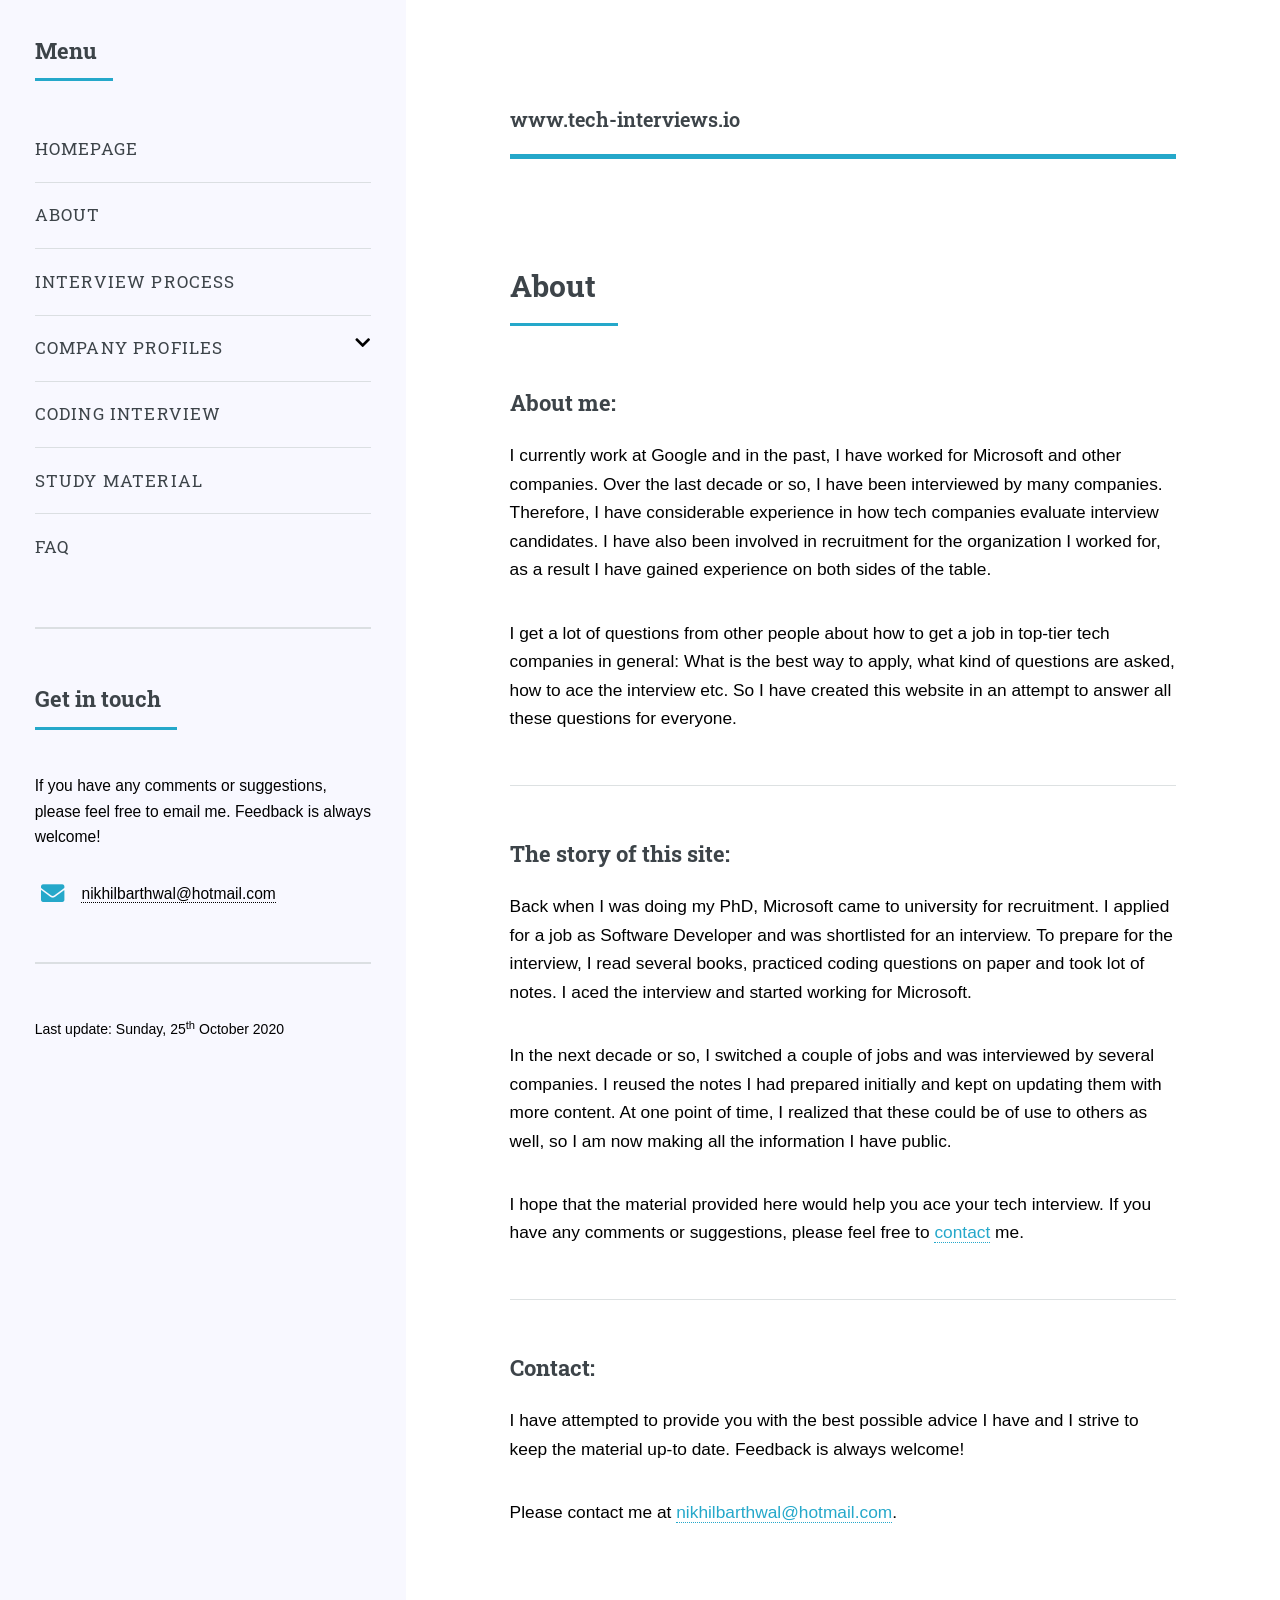
<file: Archive/about.html>
<!DOCTYPE HTML>
<html lang="en">
<head>
	<title>About - www.tech-interviews.io</title>
	<meta charset="utf-8"/>
	<meta content="width=device-width, initial-scale=1, user-scalable=no" name="viewport"/>
	<link href="css/main.css" rel="stylesheet"/>
</head>
<body class="is-preload">
<div id="wrapper"><!-- Wrapper -->
	<div id="main"><!-- Main -->
		<div class="inner">

			<!-- Header -->
			<header id="header"><a class="logo" href="index.html"><strong>www.tech-interviews.io</strong></a></header>

			<!-- Content -->
			<section>
				<header class="major"><h2>About</h2></header>

				<h3>About me:</h3>
				<p>I currently work at Google and in the past, I have worked for Microsoft and other companies. Over the last
				decade or so, I have been interviewed by many companies. Therefore, I have considerable experience in how tech
				companies evaluate interview candidates. I have also been involved in recruitment for the organization I
				worked for, as a result I have gained experience on both sides of the table.</p>

				<p>I get a lot of questions from other people about how to get a job in top-tier tech companies in
				general: What is the best way to apply, what kind of questions are asked, how to ace the interview etc.
				So I have created this website in an attempt to answer all these questions for everyone.</p>

				<hr class="major"/>
				<h3>The story of this site:</h3>
				<p>Back when I was doing my PhD, Microsoft came to university for recruitment. I applied
				for a job as Software Developer and was shortlisted for an interview. To prepare for the interview, I read
				several books, practiced coding questions on paper and took lot of notes. I aced the interview and started
				working for Microsoft.</p>

				<p>In the next decade or so, I switched a couple of jobs and was interviewed by several companies. I reused
				the notes I had prepared initially and kept on updating them with more content.  At one point of time, I
				realized that these could be of use to others as well, so I am now making all the information I have public.</p>

				<p>I hope that the material provided here would help you ace your tech interview. If you have any comments
				or suggestions, please feel free to <a href="mailto:nikhilbarthwal@hotmail.com">contact</a> me.</p>

				<hr class="major"/>
				<h3>Contact:</h3>
				<p>I have attempted to provide you with the best possible advice I have and I strive to keep the material up-to
				date. Feedback is always welcome!</p>
				<p>Please contact me at <a href="mailto:nikhilbarthwal@hotmail.com">nikhilbarthwal@hotmail.com</a>.</p>

			</section>
		</div><!-- inner -->
	</div>

	<!-- Sidebar -->
	<div id="sidebar">
		<div class="inner">

			<!-- Menu -->
			<nav id="menu">
				<header class="major"><h2>Menu</h2></header>
				<ul>
					<li><a href="index.html">Homepage</a></li>
					<li><a href="about.html">About</a></li>
					<li><a href="interview.html">Interview process</a></li>
					<li>
						<span class="opener">Company Profiles</span>
						<ul>
							<li><a href="info_amazon.html">Amazon</a></li>
							<li><a href="info_apple.html">Apple</a></li>
							<li><a href="info_google.html">Google</a></li>
							<li><a href="info_facebook.html">Facebook</a></li>
							<li><a href="info_microsoft.html">Microsoft</a></li>
							<li><a href="info_uber.html">Uber</a></li>
						</ul>
					</li>
					<li><a href="coding.html">Coding Interview</a></li>
					<li><a href="material.html">Study Material</a></li>
					<li><a href="faq.html">FAQ</a></li>
				</ul>
			</nav>

			<!-- Section -->
			<section>
				<header class="major"><h2>Get in touch</h2></header>
				<p>If you have any comments or suggestions, please feel free to email me.
				Feedback is always welcome!</p>
				<ul class="contact">
					<li class="icon solid fa-envelope"><a href="mailto:nikhilbarthwal@hotmail.com">nikhilbarthwal@hotmail.com</a></li>
				</ul>
			</section>
			<!-- Footer --><footer id="footer"><p class="copyright">Last update: Sunday, 25<sup>th</sup> October 2020</p></footer>
		</div><!-- inner -->
	</div><!-- Main -->
</div><!-- Wrapper -->

<!-- Scripts -->
<script src="js/jquery.min.js"></script>
<script src="js/browser.min.js"></script>
<script src="js/breakpoints.min.js"></script>
<script src="js/util.js"></script>
<script src="js/main.js"></script>

</body>
</html>
</file>
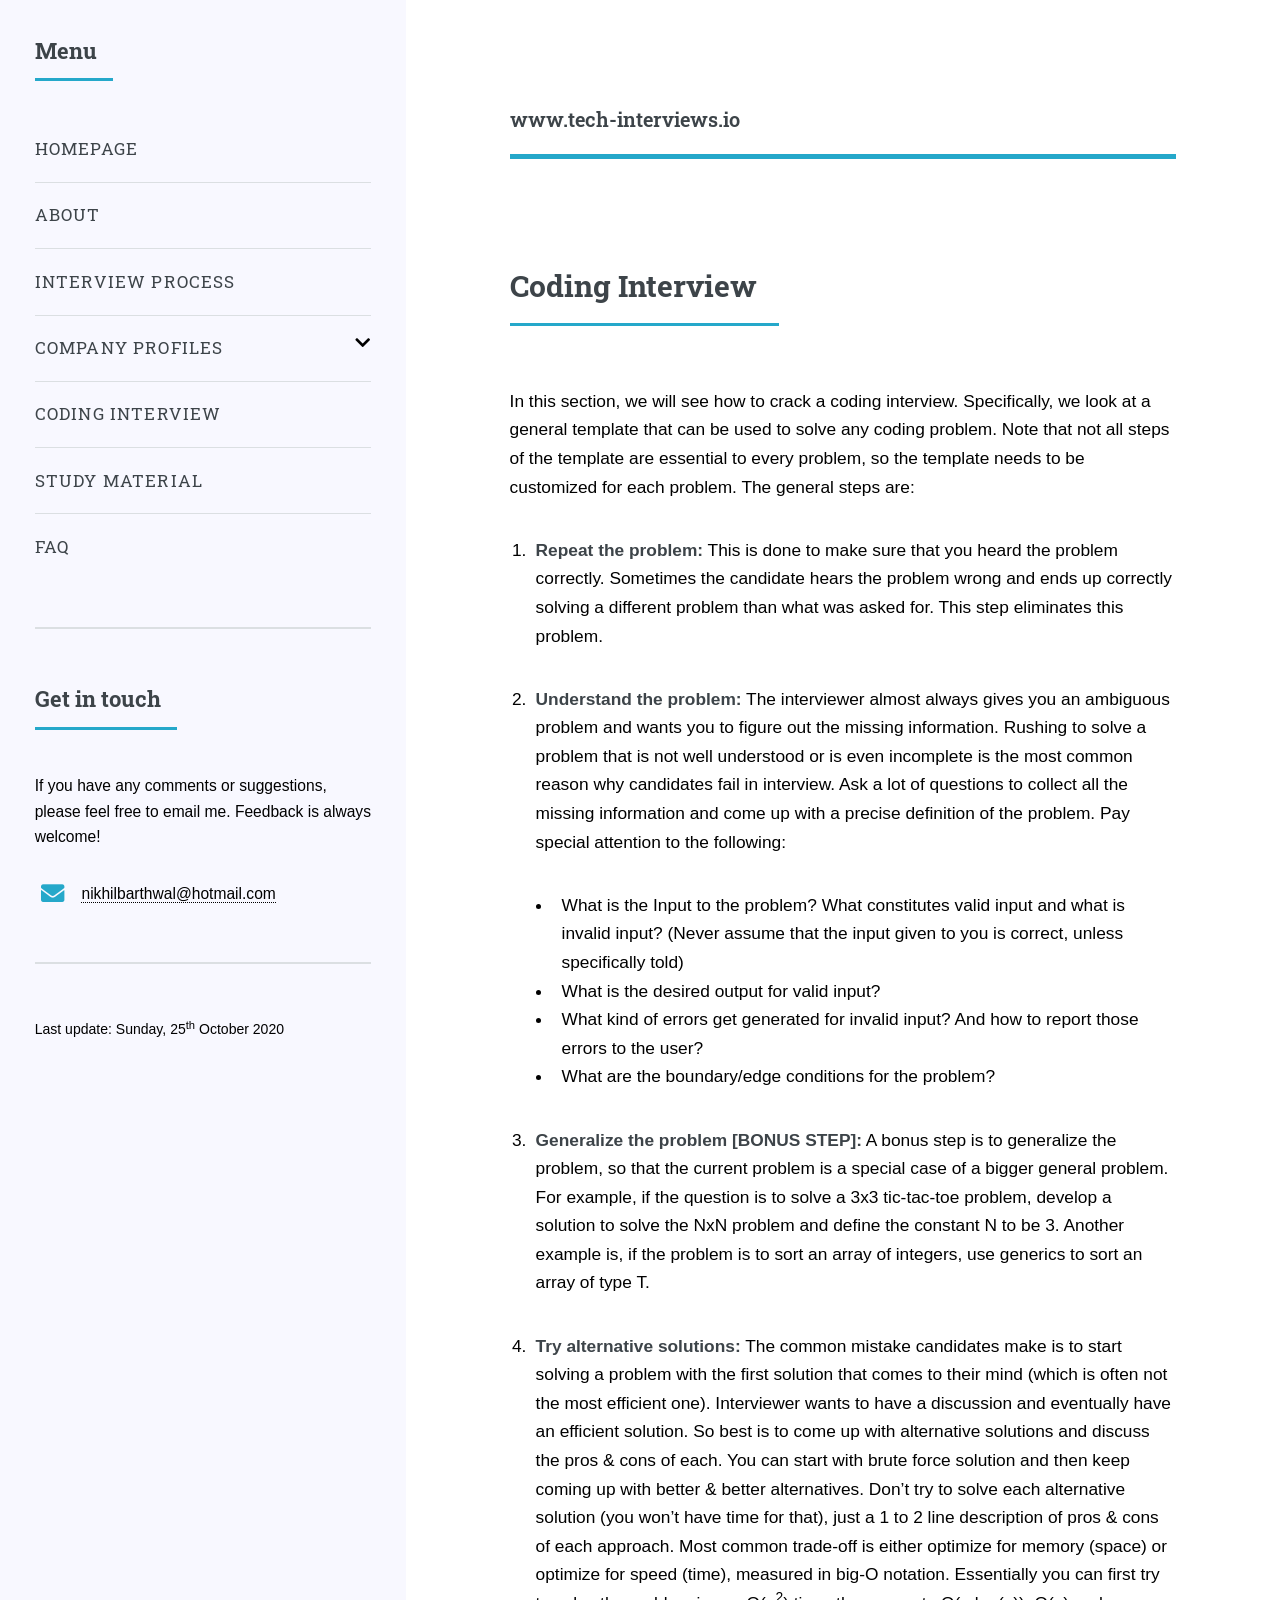
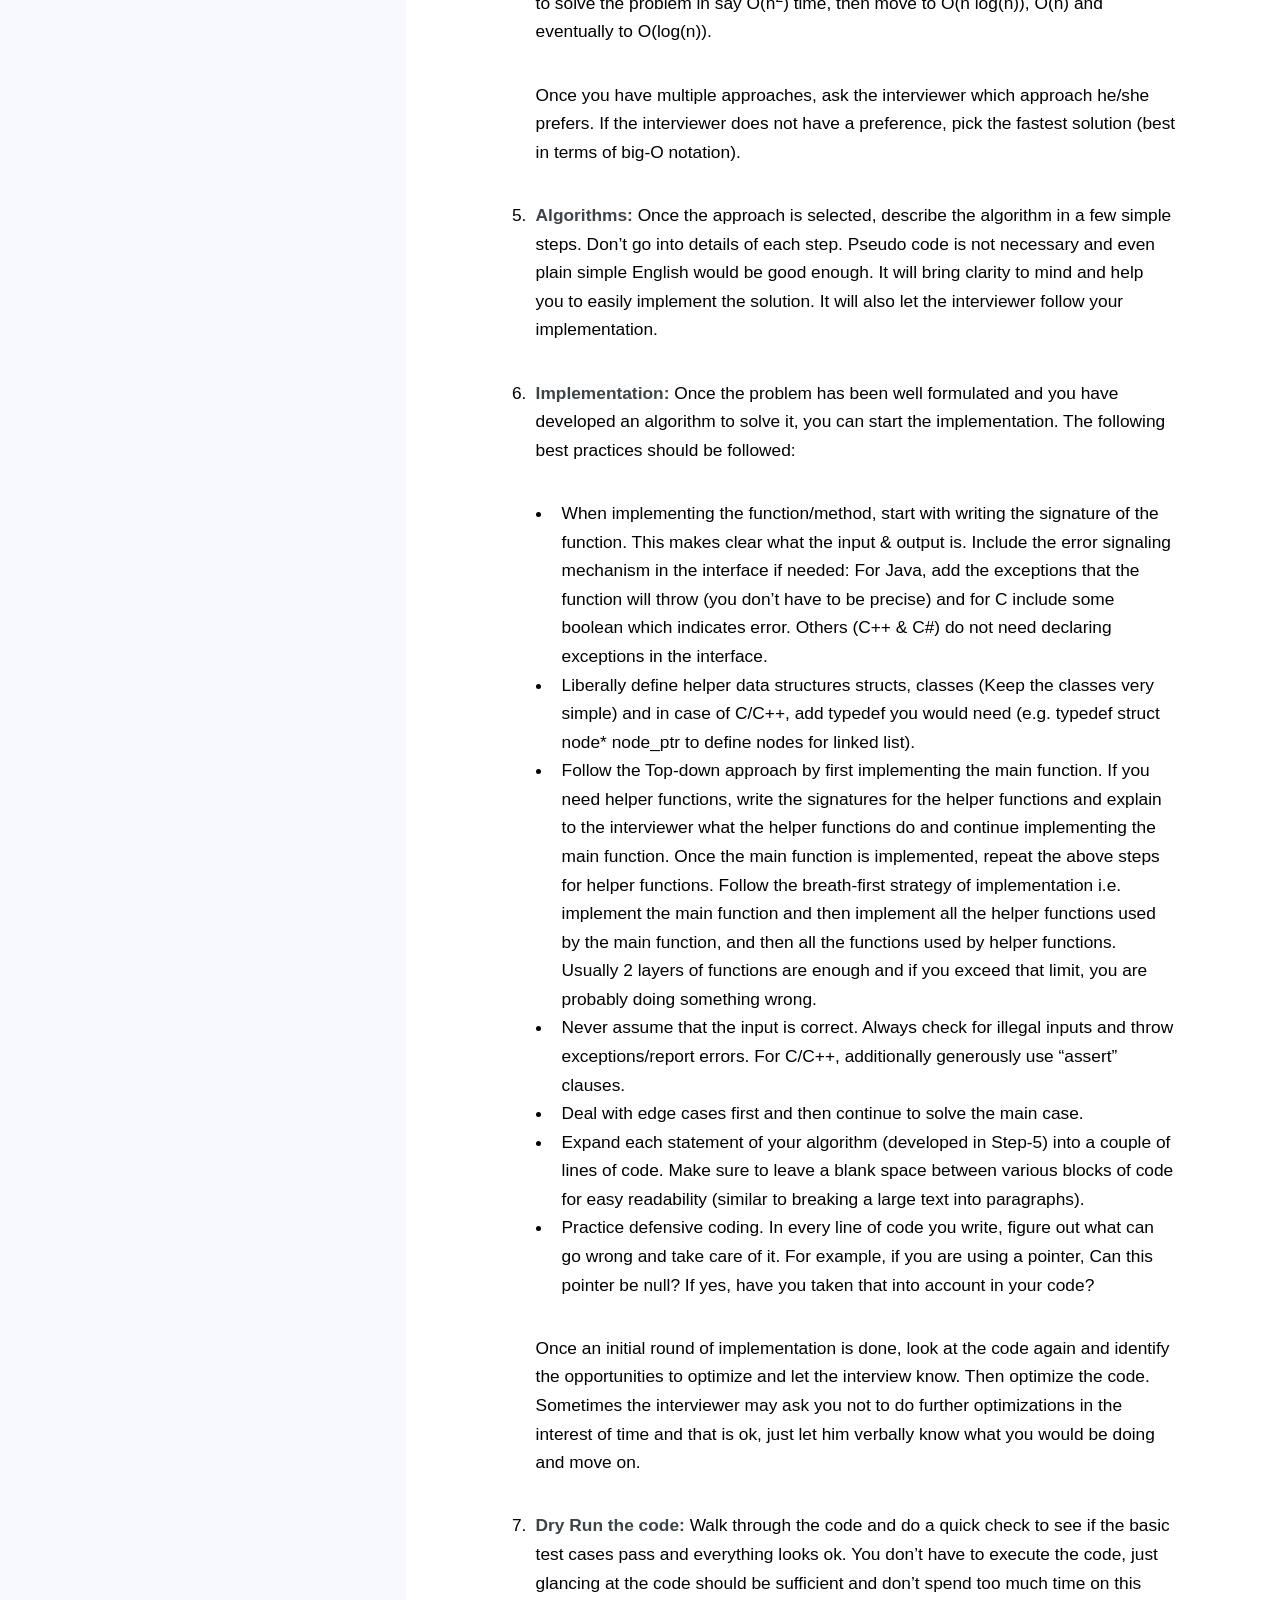
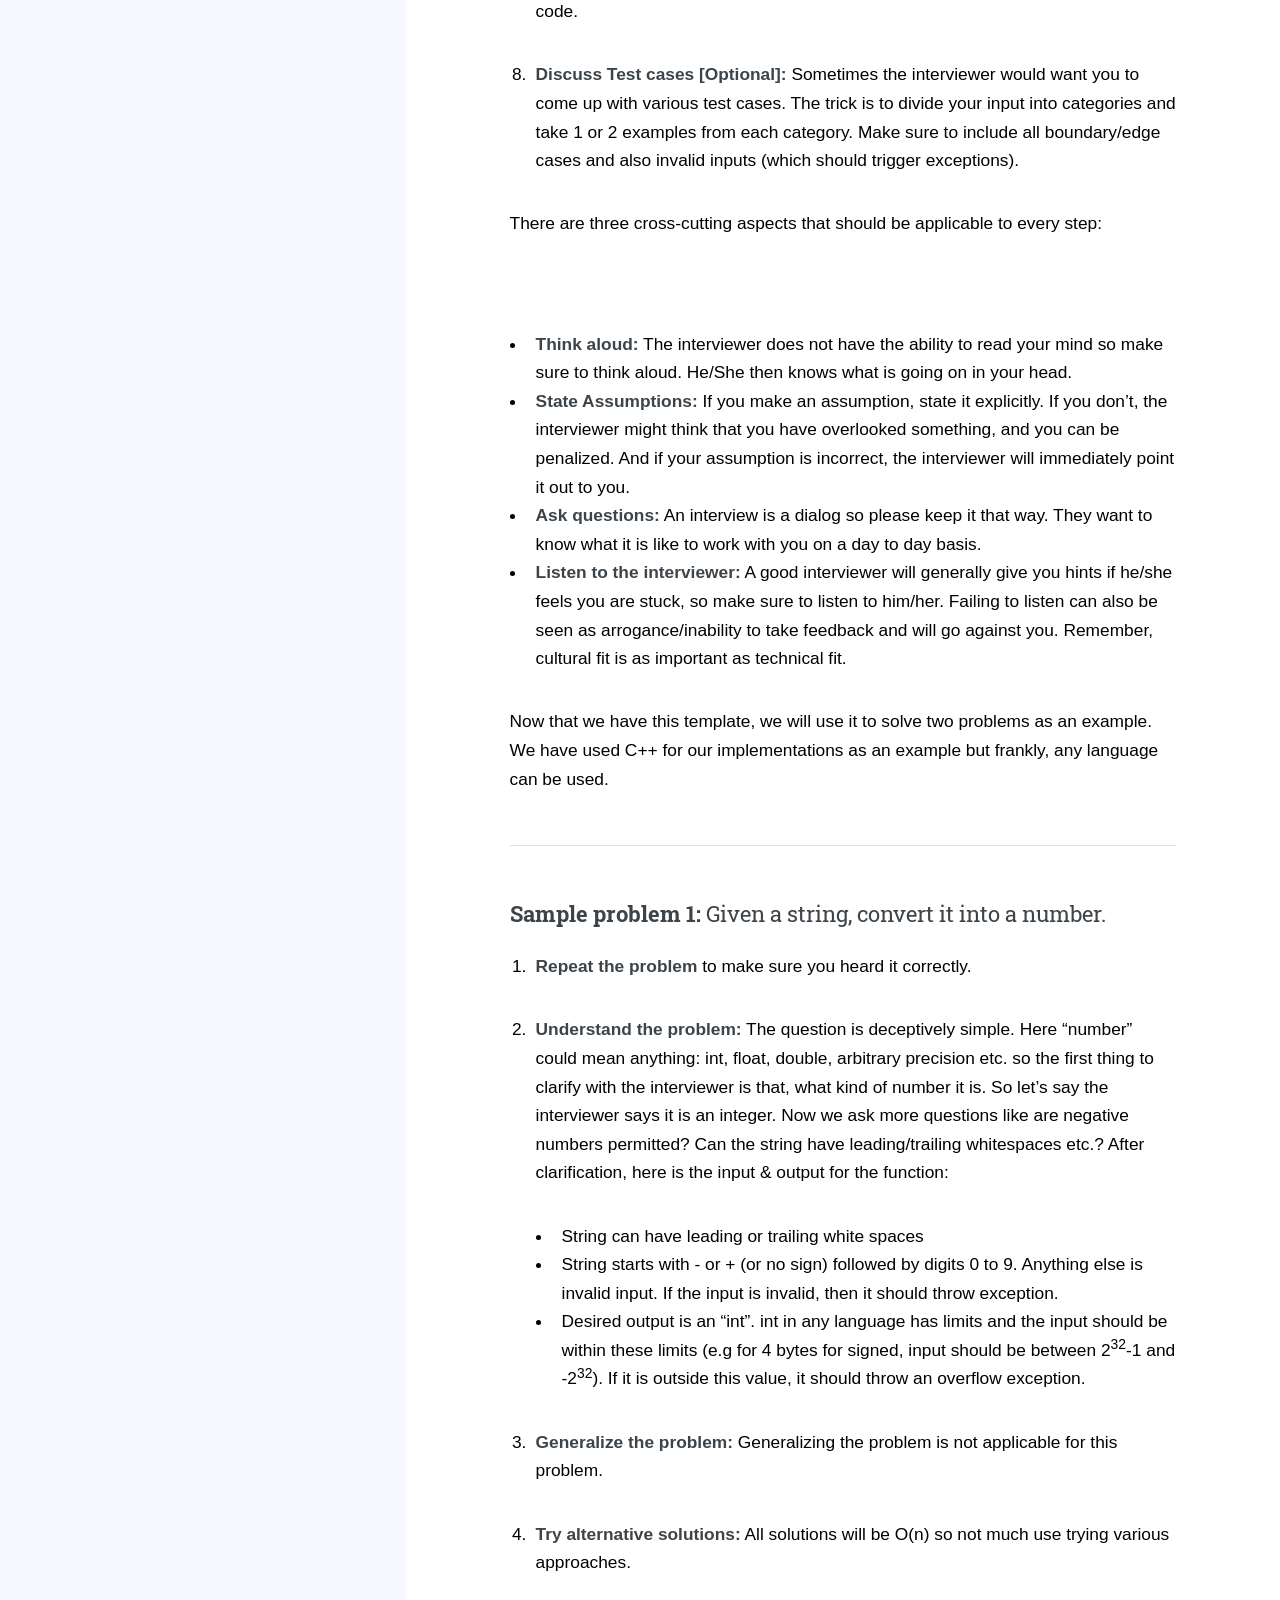
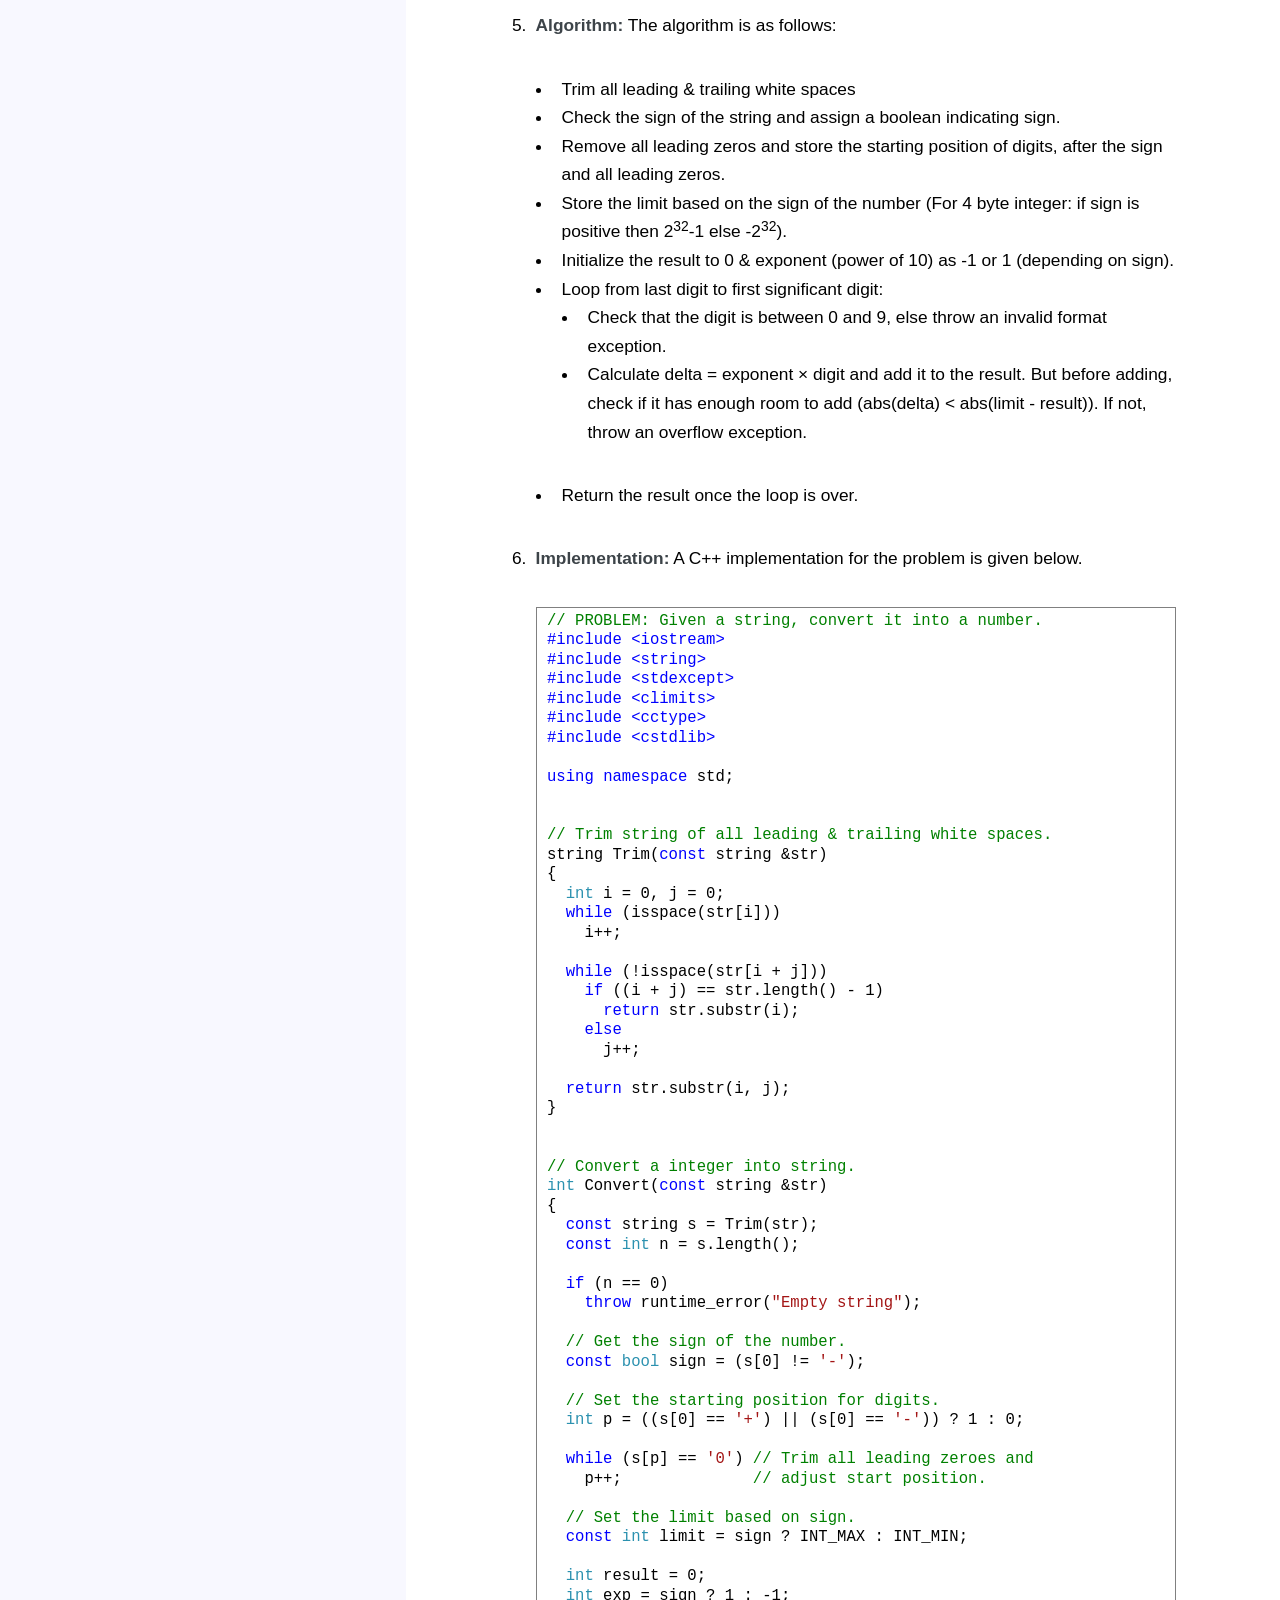
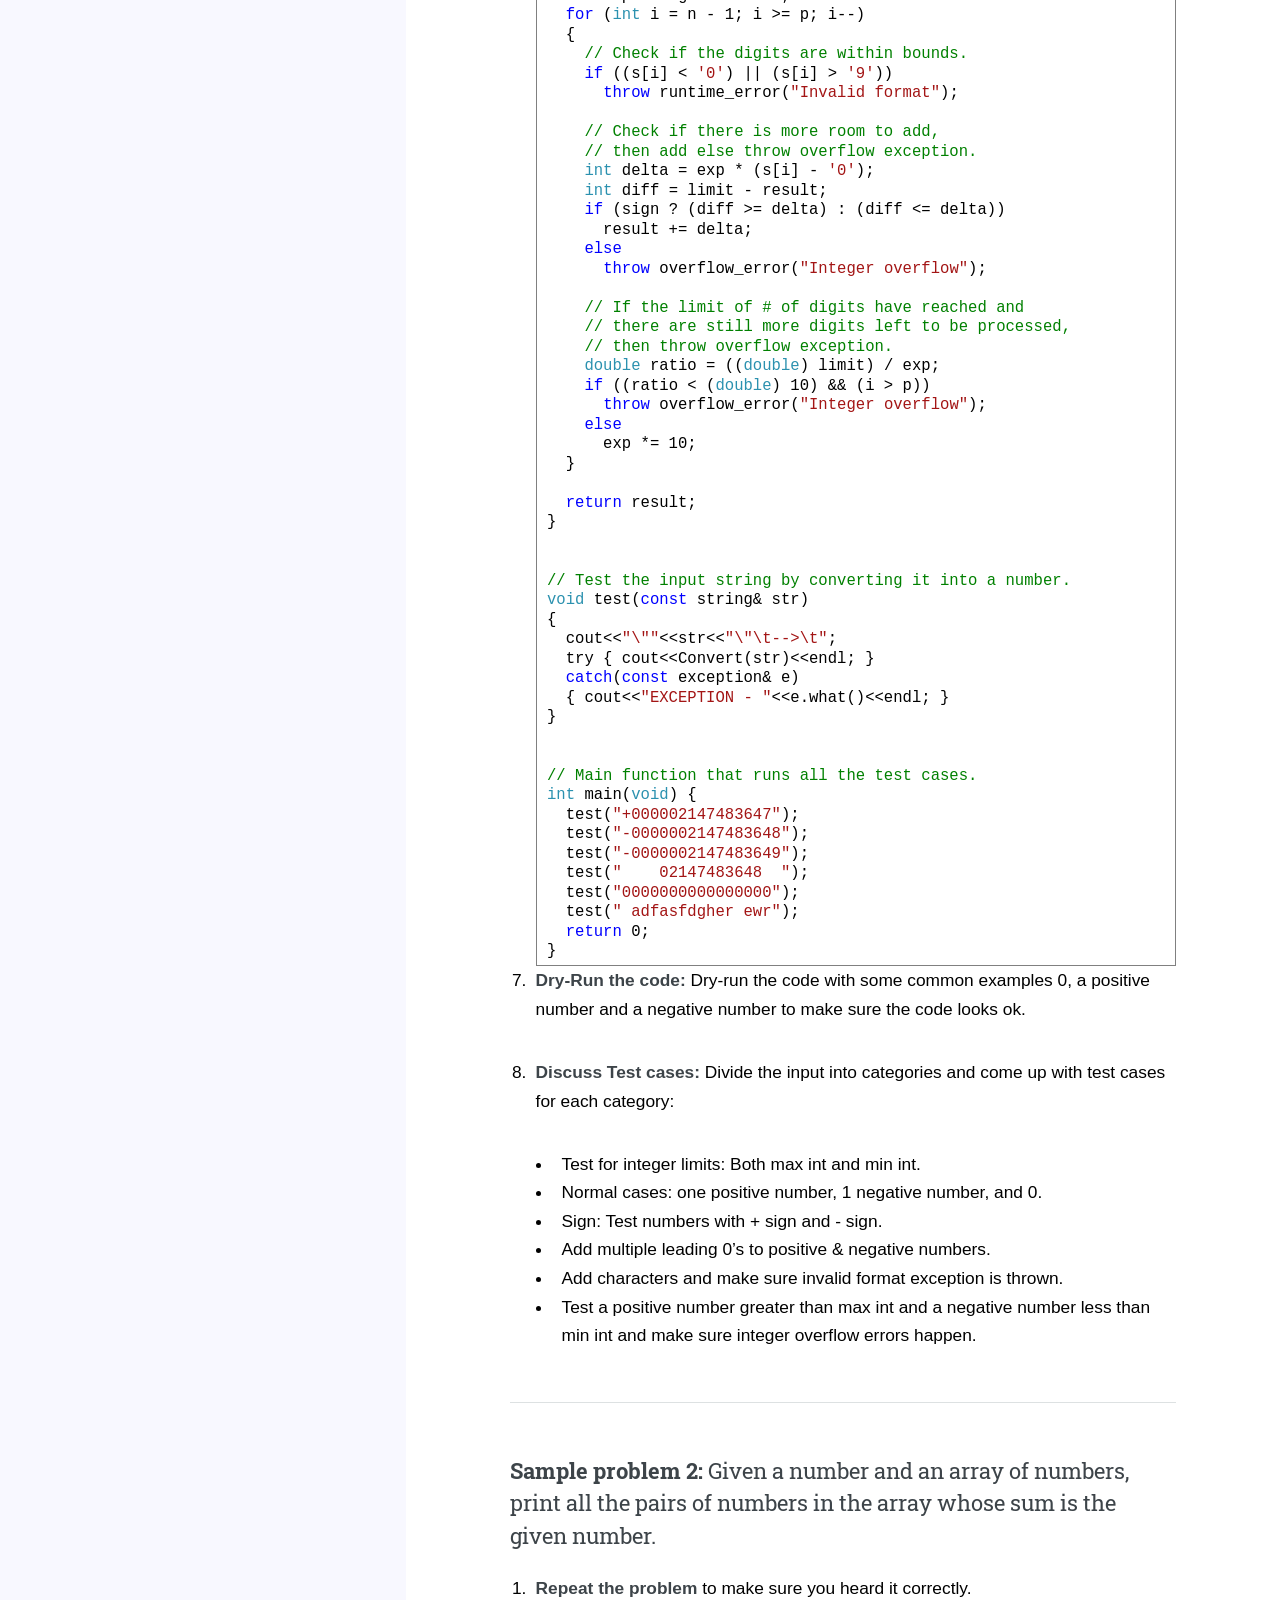
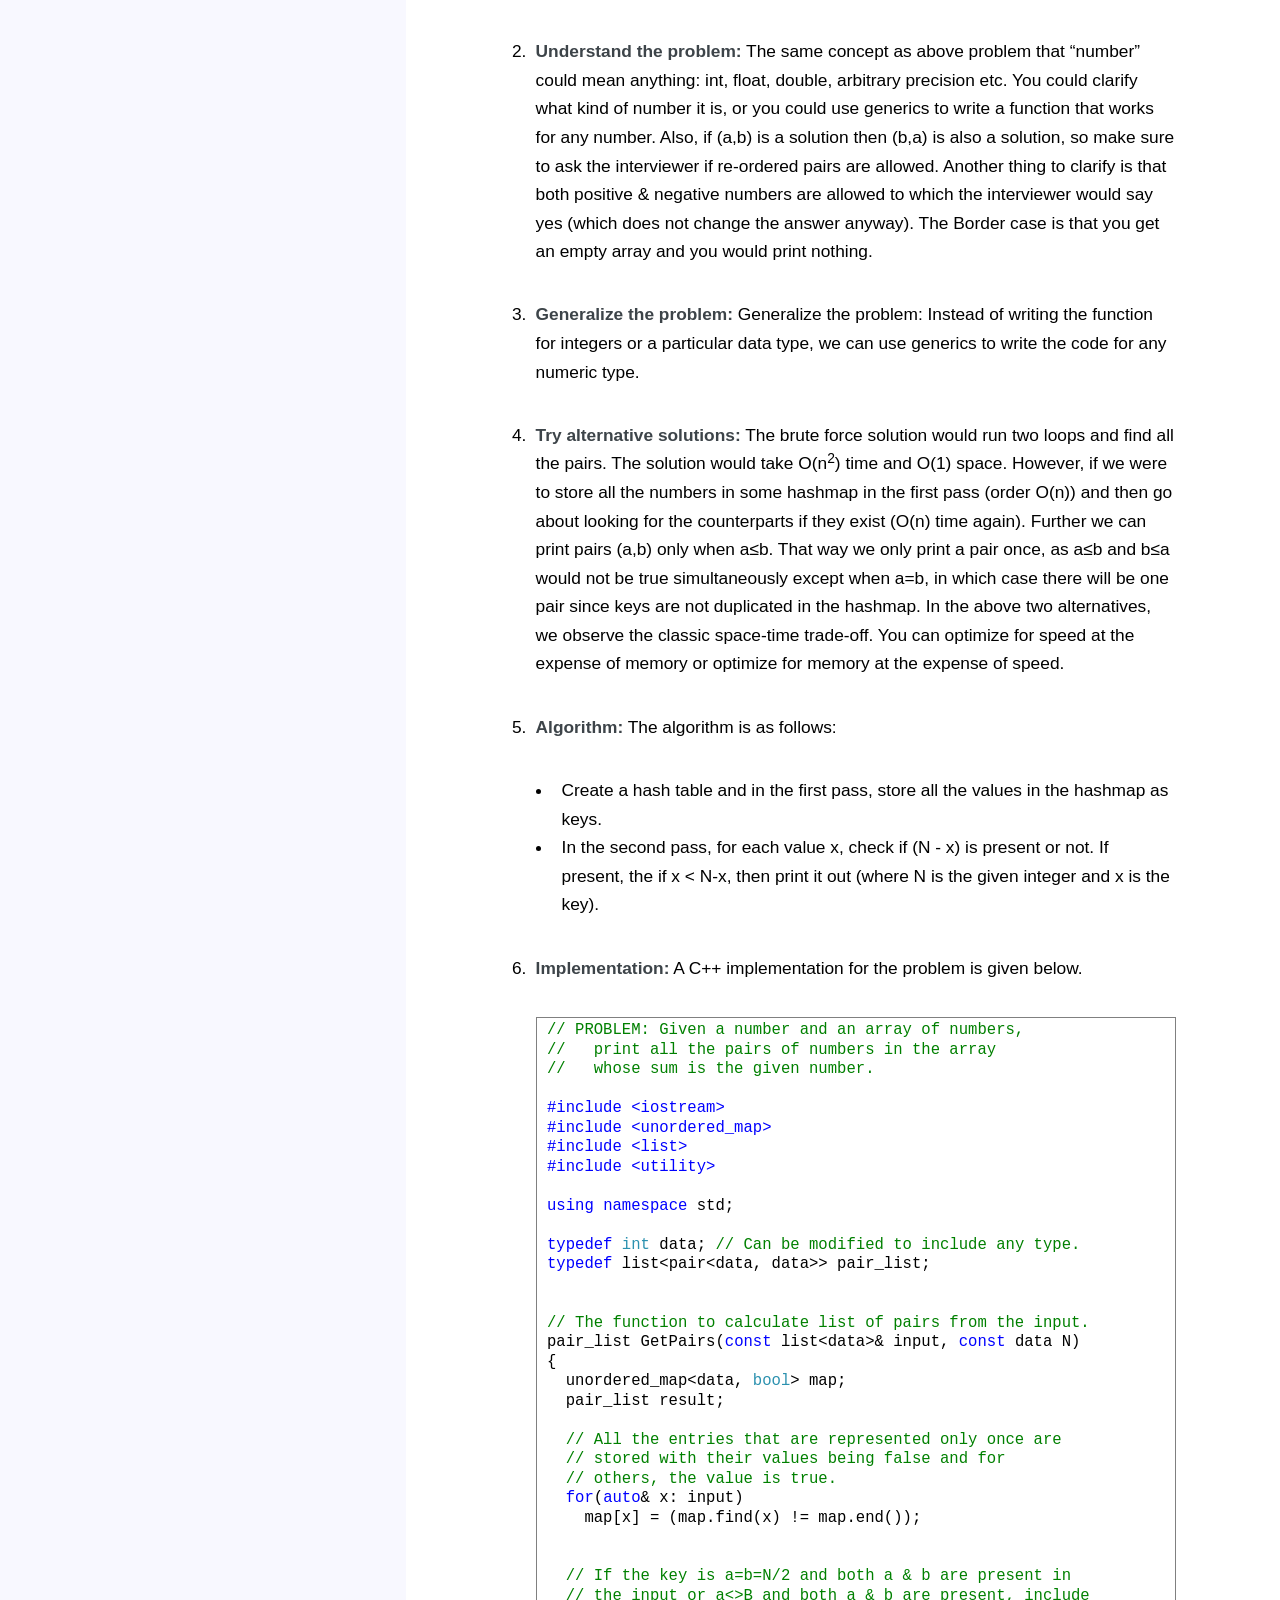
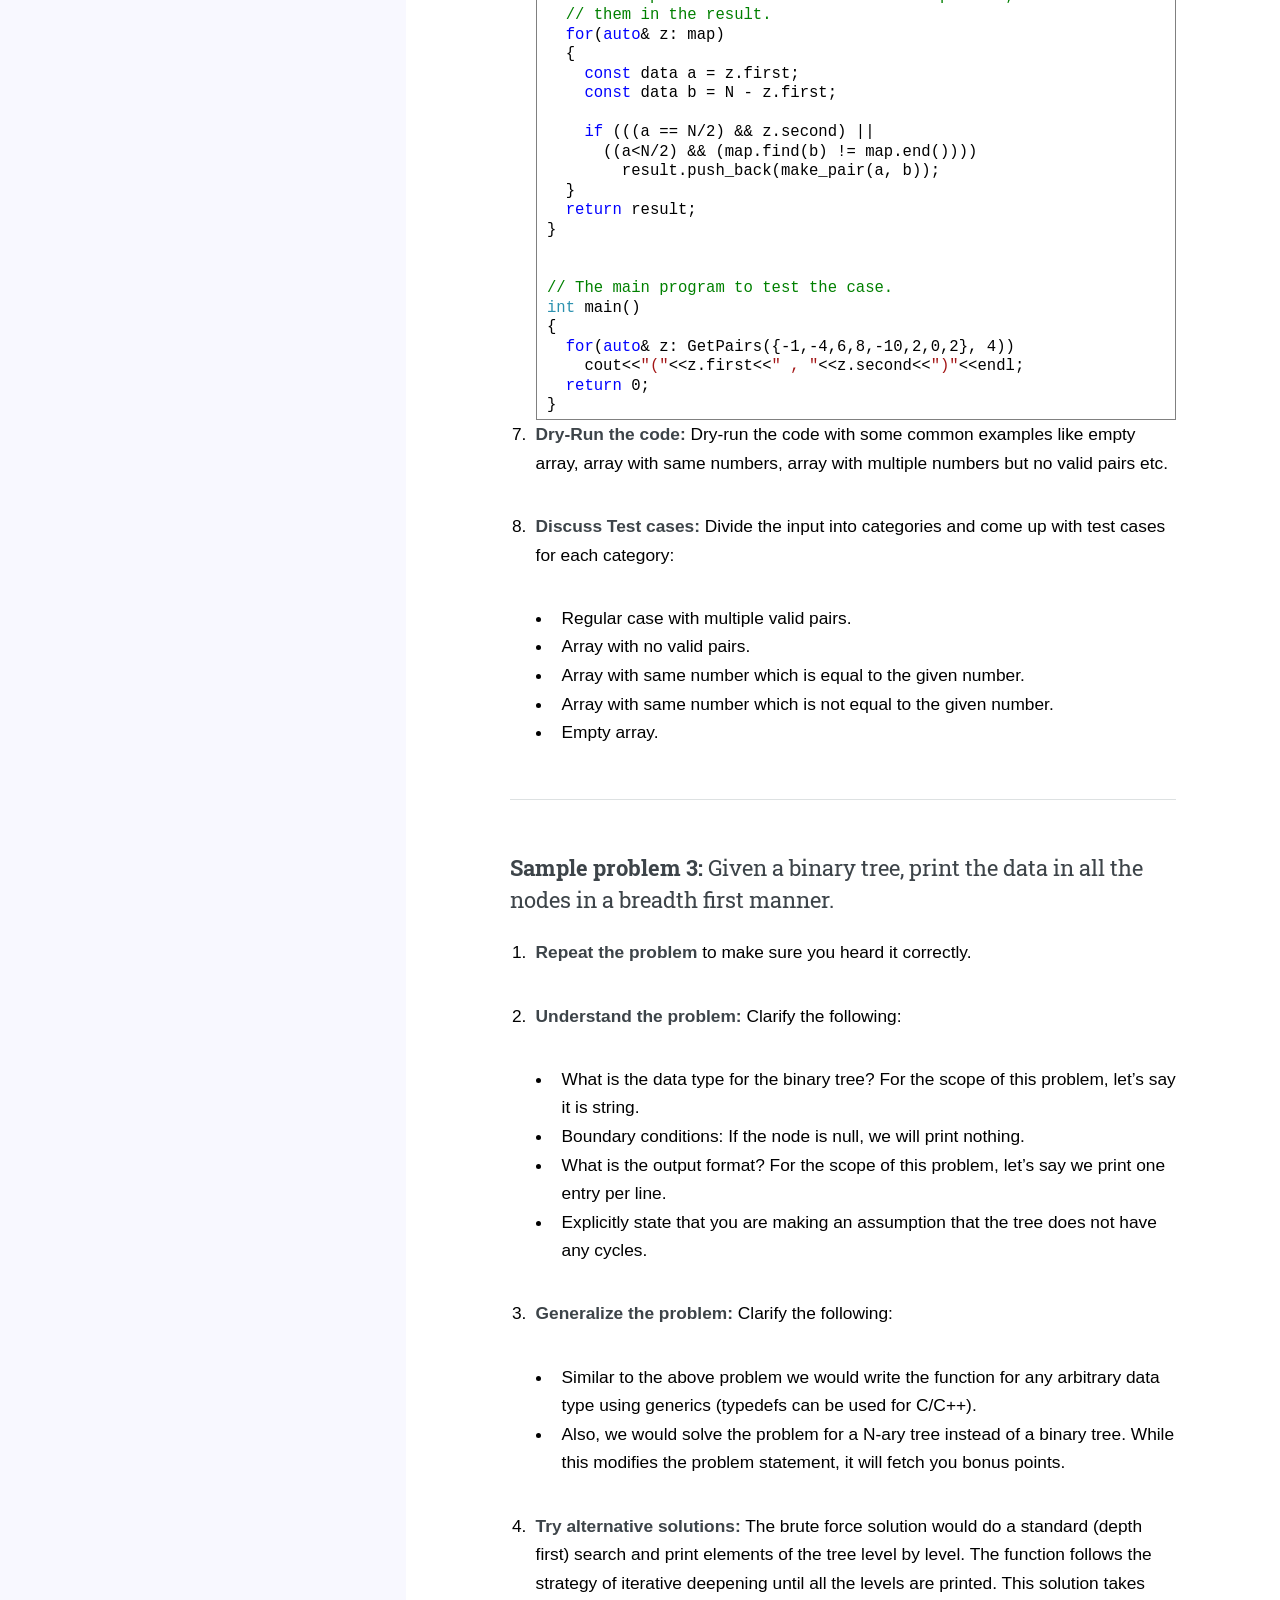
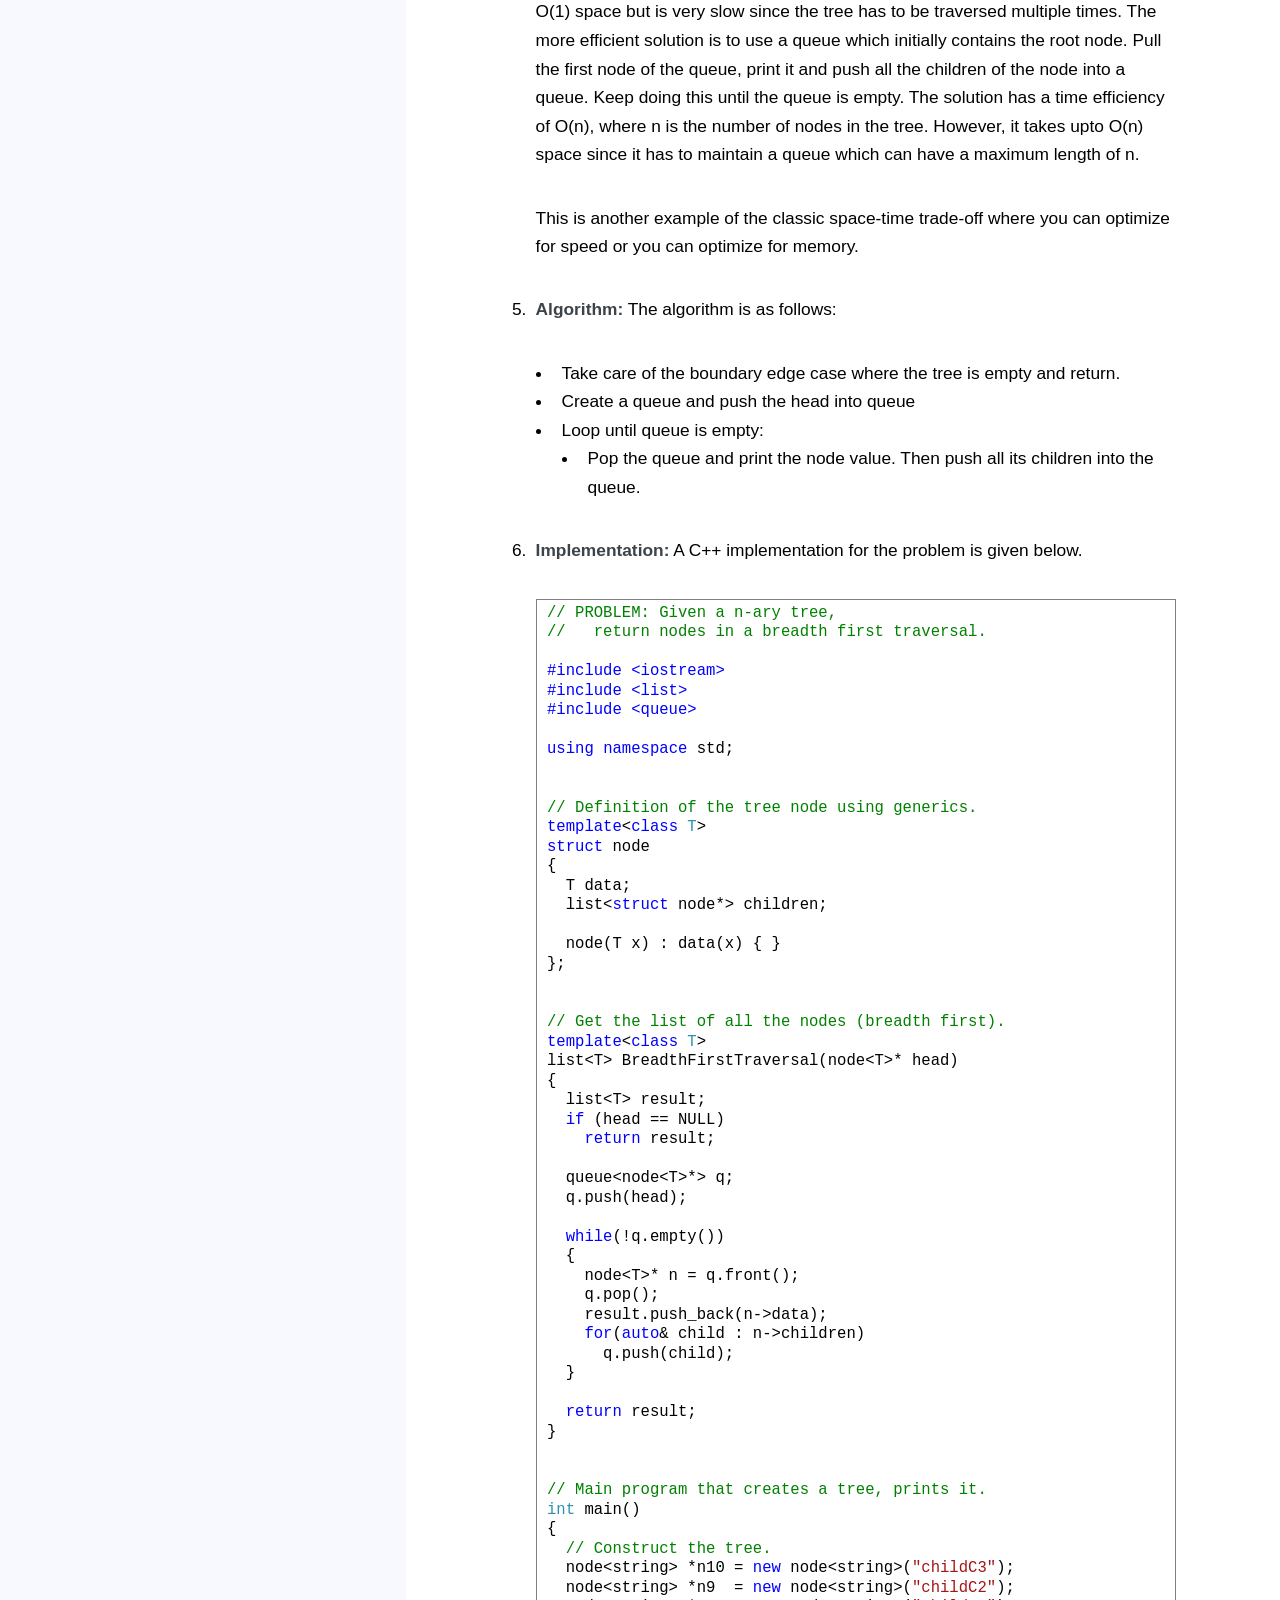
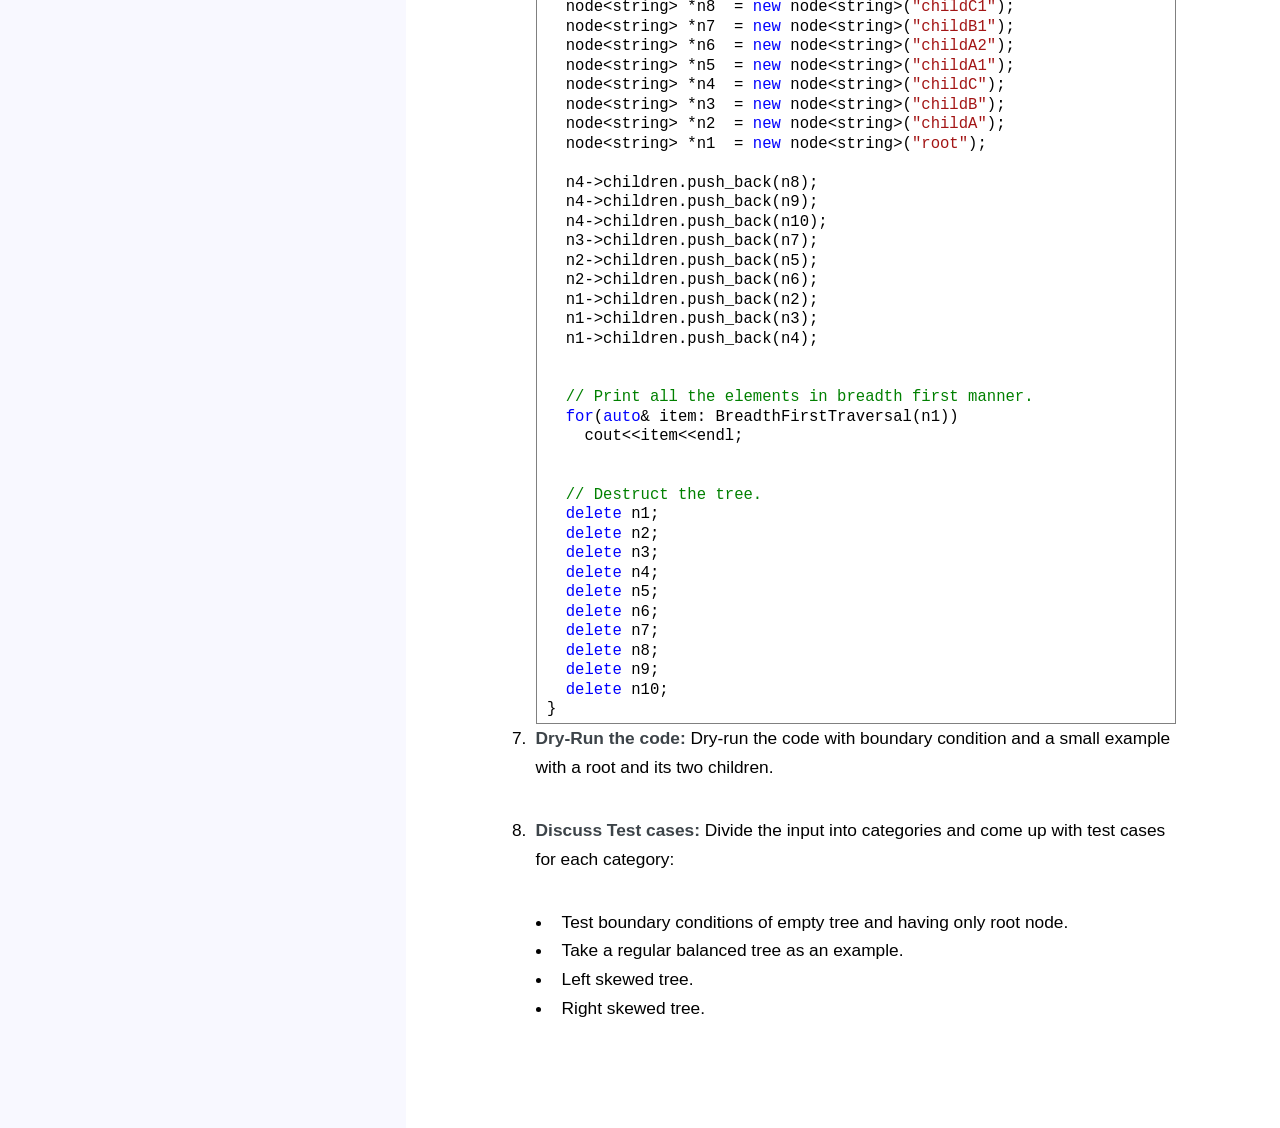
<file: Archive/coding.html>
<!DOCTYPE HTML>
<html lang="en">
<head>
	<title>Coding Interview - www.tech-interviews.io</title>
	<meta charset="utf-8"/>
	<meta content="width=device-width, initial-scale=1, user-scalable=no" name="viewport"/>
	<link href="css/main.css" rel="stylesheet"/>
</head>
<body class="is-preload">
<div id="wrapper"><!-- Wrapper -->
	<div id="main"><!-- Main -->
		<div class="inner">

			<!-- Header -->
			<header id="header"><a class="logo" href="index.html"><strong>www.tech-interviews.io</strong></a></header>

			<!-- Content -->
			<section>
				<header class="major"><h2>Coding Interview</h2></header>

				<p>In this section, we will see how to crack a coding interview. Specifically, we look at a general template
				that can be used to solve any coding problem. Note that not all steps of the template are essential to every
				problem, so the template needs to be customized for each problem. The general steps are:</p>
				<ol>
					<li><p><b>Repeat the problem:</b> This is done to make sure that you heard the problem correctly. Sometimes
					the candidate hears the problem wrong and ends up correctly solving a different problem than what was
					asked for. This step eliminates this problem.</p></li>
					<li><p><b>Understand the problem:</b> The interviewer almost always gives you an ambiguous problem and wants
					you to figure out the missing information. Rushing to solve a problem that is not well understood or is even
					incomplete is the most common reason why candidates fail in interview. Ask a lot of questions to collect
					all the missing information and come up with a precise definition of the problem. Pay special attention to
					the following:</p>
					<ul>
						<li>What is the Input to the problem?  What constitutes valid input and what is invalid input? (Never
						assume that the input given to you is correct, unless specifically told)</li>
						<li>What is the desired output for valid input?</li>
						<li>What kind of errors get generated for invalid input? And how to report those errors to the user?</li>
						<li>What are the boundary/edge conditions for the problem?</li>
					</ul></li>
					<li><p><b>Generalize the problem [BONUS STEP]:</b> A bonus step is to generalize the problem, so that the
					current problem is a special case of a bigger general problem. For example, if the question is to solve a 3x3
					tic-tac-toe problem, develop a solution to solve the NxN problem and define the constant N to be 3. Another
					example is, if the problem is to sort an array of integers, use generics to sort an array of type T.</p></li>
					<li><p><b>Try alternative solutions:</b> The common mistake candidates make is to start solving a problem with
					the first solution that comes to their mind (which is often not the most efficient one). Interviewer wants to
					have a discussion and eventually have an efficient solution. So best is to come up with alternative solutions
					and discuss the pros &amp; cons of each. You can start with brute force solution and then keep coming up with
					better &amp; better alternatives. Don&#8217;t try to solve each alternative solution (you won&#8217;t have time
					for that), just a 1 to 2 line description of pros &amp; cons of each approach. Most common
					trade-off is either optimize for memory (space) or optimize for speed (time), measured in big-O notation.
					Essentially you can first try to solve the problem in say O(n<sup>2</sup>) time, then move to O(n log(n)), O(n)
					and eventually to O(log(n)).</p>
					<p>Once you have multiple approaches, ask the interviewer which approach he/she prefers. If the interviewer
					does not have a preference, pick the fastest solution (best in terms of big-O notation).</p>
					<li><p><b>Algorithms:</b> Once the approach is selected, describe the algorithm in a few simple steps. Don&#8217;t
					go into details of each step. Pseudo code is not necessary and even plain simple English would be good enough. It
					will bring clarity to mind and help you to easily implement the solution. It will also let the interviewer follow
					your implementation.</p>
					<li><p><b>Implementation:</b> Once the problem has been well formulated and you have developed an algorithm to
					solve it, you can start the implementation. The following best practices should be followed:</p>
					<ul>
						<li>When implementing the function/method, start with writing the signature of the function. This makes
						clear what the input &amp; output is. Include the error signaling mechanism in the interface if needed: For
						Java, add the exceptions that the function will throw (you don&#8217;t have to be precise) and for C include
						some boolean which indicates error. Others (C++ &amp; C#) do not need declaring exceptions in the interface.</li>
						<li>Liberally define helper data structures structs, classes (Keep the classes very simple) and in case of C/C++,
						add typedef you would need (e.g. typedef struct node* node_ptr to define nodes for linked list).</li>
						<li>Follow the Top-down approach by first implementing the main function. If you need helper functions, write
						the signatures for the helper functions and explain to the interviewer what the helper functions do and continue
						implementing the main function. Once the main function is implemented, repeat the above steps for helper functions.
						Follow the breath-first strategy of implementation i.e. implement the main function and then implement all the
						helper functions used by the main function, and then all the functions used by helper functions. Usually 2 layers
						of functions are enough and if you exceed that limit, you are probably doing something wrong.</li>
						<li>Never assume that the input is correct. Always check for illegal inputs and throw exceptions/report errors.
						For C/C++, additionally generously use &#8220;assert&#8221; clauses.</li>
						<li>Deal with edge cases first and then continue to solve the main case.</li>
						<li>Expand each statement of your algorithm (developed in Step-5) into a couple of lines of code. Make sure to
						leave a blank space between various blocks of code for easy readability (similar to breaking a large text into
						paragraphs).</li>
						<li>Practice defensive coding. In every line of code you write, figure out what can go wrong and take care of it.
						For example, if you are using a pointer, Can this pointer be null? If yes, have you taken that into account in
						your code?</li>
					</ul>
					<p>Once an initial round of implementation is done, look at the code again and identify the opportunities to optimize
					and let the interview know. Then optimize the code. Sometimes the interviewer may ask you not to do further optimizations
					in the interest of time and that is ok, just let him verbally know what you would be doing and move on.</p></li>
					<li><p><b>Dry Run the code:</b> Walk through the code and do a quick check to see if the basic test cases pass and
					everything looks ok. You don&#8217;t have to execute the code, just glancing at the code should be sufficient and
					don&#8217;t spend too much time on this code.</p></li>
					<li><p><b>Discuss Test cases [Optional]:</b> Sometimes the interviewer would want you to come up with various test
					cases. The trick is to divide your input into categories and take 1 or 2 examples from each category. Make sure to
					include all boundary/edge cases and also invalid inputs (which should trigger exceptions).</p></li>
				</ol>
				<p>There are three cross-cutting aspects that should be applicable to every step:</p><br/><br/>
				<ul>
					<li><b>Think aloud:</b> The interviewer does not have the ability to read your mind so make sure to think aloud. He/She
					then knows what is going on in your head.</li>
					<li><b>State Assumptions:</b> If you make an assumption, state it explicitly. If you don&#8217;t, the interviewer might think
					that you have overlooked something, and you can be penalized. And if your assumption is incorrect, the interviewer will
					immediately point it out to you.</li>
					<li><b>Ask questions:</b> An interview is a dialog so please keep it that way. They want to know what it is like to work
					with you on a day to day basis.</li>
					<li><b>Listen to the interviewer:</b> A good interviewer will generally give you hints if he/she feels you are stuck, so
					make sure to listen to him/her.  Failing to listen can also be seen as arrogance/inability to take feedback and will go
					against you. Remember, cultural fit is as important as technical fit.</li>
				</ul>
				<p>Now that we have this template, we will use it to solve two problems as an example. We have used C++ for our implementations
				as an example but frankly, any language can be used.</p>

				<hr class="major"/>
				<h3>Sample problem 1: <span class='not_bold'>Given a string, convert it into a number.</span></h3>
				<ol>
					<li><p><b>Repeat the problem</b> to make sure you heard it correctly.</p></li>
					<li><p><b>Understand the problem:</b> The question is deceptively simple. Here &#8220;number&#8221; could mean anything:
					int, float, double, arbitrary precision etc. so the first thing to clarify with the interviewer is that, what kind of
					number it is. So let&#8217;s say the interviewer says it is an integer. Now we ask more questions like are negative
					numbers permitted? Can the string have leading/trailing whitespaces etc.? After clarification, here is the input &amp;
					output for the function:
					<ul>
						<li>String can have leading or trailing white spaces</li>
						<li>String starts with - or + (or no sign) followed by digits 0 to 9. Anything else is invalid input. If the input is
						invalid, then it should throw exception.</li>
						<li>Desired output is an &#8220;int&#8221;. int in any language has limits and the input should be within these limits
						(e.g for 4 bytes for signed, input should be between 2<sup>32</sup>-1 and -2<sup>32</sup>). If it is outside this
						value, it should throw an overflow exception.</li>
					</ul>
					<li><p><b>Generalize the problem:</b> Generalizing the problem is not applicable for this problem.</p></li>
					<li><p><b>Try alternative solutions:</b> All solutions will be O(n) so not much use trying various approaches.</p></li>
					<li><p><b>Algorithm:</b> The algorithm is as follows:</p>
					<ul>
						<li>Trim all leading &amp; trailing white spaces</li>
						<li>Check the sign of the string and assign a boolean indicating sign.</li>
						<li>Remove all leading zeros and store the starting position of digits, after the sign and all leading zeros.</li>
						<li>Store the limit based on the sign of the number (For 4 byte integer: if sign is positive then 2<sup>32</sup>-1
						else -2<sup>32</sup>).</li>
						<li>Initialize the result to 0 &amp; exponent (power of 10) as -1 or 1 (depending on sign).</li>
						<li>Loop from last digit to first significant digit:
						<ul>
							<li>Check that the digit is between 0 and 9, else throw an invalid format exception.</li>
							<li>Calculate delta = exponent &#215; digit and add it to the result. But before adding, check if it has enough
							room to add (abs(delta) &lt; abs(limit - result)). If not, throw an overflow exception.</li>
						</ul></li>
						<li>Return the result once the loop is over.</li>
					</ul></li>
					<li><p><b>Implementation:</b> A C++ implementation for the problem is given below.</p>
<div style="background: #ffffff; overflow:auto;width:auto;border:solid gray;border-width: .1em .1em .1em .1em;padding:.2em .6em;">
<pre style="margin: 0; line-height: 125%"><span style="color: #008000">// PROBLEM: Given a string, convert it into a number.</span>
<span style="color: #0000ff">#include &lt;iostream&gt;</span>
<span style="color: #0000ff">#include &lt;string&gt;</span>
<span style="color: #0000ff">#include &lt;stdexcept&gt;</span>
<span style="color: #0000ff">#include &lt;climits&gt;</span>
<span style="color: #0000ff">#include &lt;cctype&gt;</span>
<span style="color: #0000ff">#include &lt;cstdlib&gt;</span>

<span style="color: #0000ff">using</span> <span style="color: #0000ff">namespace</span> std;


<span style="color: #008000">// Trim string of all leading &amp; trailing white spaces.</span>
string Trim(<span style="color: #0000ff">const</span> string &amp;str)
{
  <span style="color: #2b91af">int</span> i = 0, j = 0;
  <span style="color: #0000ff">while</span> (isspace(str[i]))
    i++;

  <span style="color: #0000ff">while</span> (!isspace(str[i + j]))
    <span style="color: #0000ff">if</span> ((i + j) == str.length() - 1)
      <span style="color: #0000ff">return</span> str.substr(i);
    <span style="color: #0000ff">else</span>
      j++;

  <span style="color: #0000ff">return</span> str.substr(i, j);
}


<span style="color: #008000">// Convert a integer into string.</span>
<span style="color: #2b91af">int</span> Convert(<span style="color: #0000ff">const</span> string &amp;str)
{
  <span style="color: #0000ff">const</span> string s = Trim(str);
  <span style="color: #0000ff">const</span> <span style="color: #2b91af">int</span> n = s.length();

  <span style="color: #0000ff">if</span> (n == 0)
    <span style="color: #0000ff">throw</span> runtime_error(<span style="color: #a31515">&quot;Empty string&quot;</span>);

  <span style="color: #008000">// Get the sign of the number.</span>
  <span style="color: #0000ff">const</span> <span style="color: #2b91af">bool</span> sign = (s[0] != <span style="color: #a31515">&#39;-&#39;</span>);

  <span style="color: #008000">// Set the starting position for digits.</span>
  <span style="color: #2b91af">int</span> p = ((s[0] == <span style="color: #a31515">&#39;+&#39;</span>) || (s[0] == <span style="color: #a31515">&#39;-&#39;</span>)) ? 1 : 0;

  <span style="color: #0000ff">while</span> (s[p] == <span style="color: #a31515">&#39;0&#39;</span>) <span style="color: #008000">// Trim all leading zeroes and</span>
    p++;              <span style="color: #008000">// adjust start position.</span>

  <span style="color: #008000">// Set the limit based on sign.</span>
  <span style="color: #0000ff">const</span> <span style="color: #2b91af">int</span> limit = sign ? INT_MAX : INT_MIN;

  <span style="color: #2b91af">int</span> result = 0;
  <span style="color: #2b91af">int</span> exp = sign ? 1 : -1;
  <span style="color: #0000ff">for</span> (<span style="color: #2b91af">int</span> i = n - 1; i &gt;= p; i--)
  {
    <span style="color: #008000">// Check if the digits are within bounds.</span>
    <span style="color: #0000ff">if</span> ((s[i] &lt; <span style="color: #a31515">&#39;0&#39;</span>) || (s[i] &gt; <span style="color: #a31515">&#39;9&#39;</span>))
      <span style="color: #0000ff">throw</span> runtime_error(<span style="color: #a31515">&quot;Invalid format&quot;</span>);

    <span style="color: #008000">// Check if there is more room to add,</span>
    <span style="color: #008000">// then add else throw overflow exception.</span>
    <span style="color: #2b91af">int</span> delta = exp * (s[i] - <span style="color: #a31515">&#39;0&#39;</span>);
    <span style="color: #2b91af">int</span> diff = limit - result;
    <span style="color: #0000ff">if</span> (sign ? (diff &gt;= delta) : (diff &lt;= delta))
      result += delta;
    <span style="color: #0000ff">else</span>
      <span style="color: #0000ff">throw</span> overflow_error(<span style="color: #a31515">&quot;Integer overflow&quot;</span>);

    <span style="color: #008000">// If the limit of # of digits have reached and</span>
    <span style="color: #008000">// there are still more digits left to be processed,</span>
    <span style="color: #008000">// then throw overflow exception.</span>
    <span style="color: #2b91af">double</span> ratio = ((<span style="color: #2b91af">double</span>) limit) / exp;
    <span style="color: #0000ff">if</span> ((ratio &lt; (<span style="color: #2b91af">double</span>) 10) &amp;&amp; (i &gt; p))
      <span style="color: #0000ff">throw</span> overflow_error(<span style="color: #a31515">&quot;Integer overflow&quot;</span>);
    <span style="color: #0000ff">else</span>
      exp *= 10;
  }

  <span style="color: #0000ff">return</span> result;
}


<span style="color: #008000">// Test the input string by converting it into a number.</span>
<span style="color: #2b91af">void</span> test(<span style="color: #0000ff">const</span> string&amp; str)
{
  cout&lt;&lt;<span style="color: #a31515">&quot;\&quot;&quot;</span>&lt;&lt;str&lt;&lt;<span style="color: #a31515">&quot;\&quot;\t--&gt;\t&quot;</span>;
  try { cout&lt;&lt;Convert(str)&lt;&lt;endl; }
  <span style="color: #0000ff">catch</span>(<span style="color: #0000ff">const</span> exception&amp; e)
  { cout&lt;&lt;<span style="color: #a31515">&quot;EXCEPTION - &quot;</span>&lt;&lt;e.what()&lt;&lt;endl; }
}


<span style="color: #008000">// Main function that runs all the test cases.</span>
<span style="color: #2b91af">int</span> main(<span style="color: #2b91af">void</span>) {
  test(<span style="color: #a31515">&quot;+000002147483647&quot;</span>);
  test(<span style="color: #a31515">&quot;-0000002147483648&quot;</span>);
  test(<span style="color: #a31515">&quot;-0000002147483649&quot;</span>);
  test(<span style="color: #a31515">&quot;    02147483648  &quot;</span>);
  test(<span style="color: #a31515">&quot;0000000000000000&quot;</span>);
  test(<span style="color: #a31515">&quot; adfasfdgher ewr&quot;</span>);
  <span style="color: #0000ff">return</span> 0;
}
</pre></div></li>
					<li><p><b>Dry-Run the code:</b> Dry-run the code with some common examples 0, a positive number and a negative number
					to make sure the code looks ok.</p></li>
					<li><p><b>Discuss Test cases:</b> Divide the input into categories and come up with test cases for each category:</p>
					<ul>
						<li>Test for integer limits: Both max int and min int.</li>
						<li>Normal cases: one positive number, 1 negative number, and 0.</li>
						<li>Sign: Test numbers with + sign and - sign.</li>
						<li>Add multiple leading 0&#8217;s to positive &amp; negative numbers.</li>
						<li>Add characters and make sure invalid format exception is thrown.</li>
						<li>Test a positive number greater than max int and a negative number less than min int and make sure integer
						overflow errors happen.</li>
					</ul></li>
				</ol>

				<hr class="major"/>
				<h3>Sample problem 2: <span class='not_bold'>Given a number and an array of numbers, print all the pairs of numbers in the
				array whose sum is the given number.</span></h3>
				<ol>
					<li><p><b>Repeat the problem</b> to make sure you heard it correctly.</p></li>
					<li><p><b>Understand the problem:</b> The same concept as above problem that &#8220;number&#8221; could mean anything:
					int, float, double, arbitrary precision etc. You could clarify what kind of number it is, or you could use generics to
					write a function that works for any number. Also, if (a,b) is a solution then (b,a) is also a solution, so make sure to
					ask the interviewer if re-ordered pairs are allowed. Another thing to clarify is that both positive &amp; negative
					numbers are allowed to which the interviewer would say yes (which does not change the answer anyway). The Border case
					is that you get an empty array and you would print nothing.</p></li>
					<li><p><b>Generalize the problem:</b>  Generalize the problem: Instead of writing the function for integers or a
					particular data type, we can use generics to write the code for any numeric type.</p></li>
					<li><p><b>Try alternative solutions:</b> The brute force solution would run two loops and find all the pairs. The
					solution would take O(n<sup>2</sup>) time and O(1) space. However, if we were to store all the numbers in some hashmap
					in the first pass (order O(n)) and then go about looking for the counterparts if they exist (O(n) time again). Further
					we can print pairs (a,b) only when a&#8804;b. That way we only print a pair once, as a&#8804;b and b&#8804;a would not
					be true simultaneously except when a=b, in which case there will be one pair since keys are not duplicated in the hashmap.
					In the above two alternatives, we observe the classic space-time trade-off. You can optimize for speed at the expense of
					memory or optimize for memory at the expense of speed.</p></li>
					<li><p><b>Algorithm:</b> The algorithm is as follows:</p>
					<ul>
						<li>Create a hash table and in the first pass, store all the values in the hashmap as keys.</li>
						<li>In the second pass, for each value x, check if (N - x) is present or not. If present, the if x &lt; N-x, then
						print it out (where N is the given integer and x is the key).</li>
					</ul></li>
					<li><p><b>Implementation:</b> A C++ implementation for the problem is given below.</p>
<div style="background: #ffffff; overflow:auto;width:auto;border:solid gray;border-width: .1em .1em .1em .1em;padding:.2em .6em;">
<pre style="margin: 0; line-height: 125%"><span style="color: #008000">// PROBLEM: Given a number and an array of numbers,</span>
<span style="color: #008000">//   print all the pairs of numbers in the array</span>
<span style="color: #008000">//   whose sum is the given number.</span>

<span style="color: #0000ff">#include &lt;iostream&gt; </span>
<span style="color: #0000ff">#include &lt;unordered_map&gt; </span>
<span style="color: #0000ff">#include &lt;list&gt;</span>
<span style="color: #0000ff">#include &lt;utility&gt;</span>

<span style="color: #0000ff">using</span> <span style="color: #0000ff">namespace</span> std;

<span style="color: #0000ff">typedef</span> <span style="color: #2b91af">int</span> data; <span style="color: #008000">// Can be modified to include any type.</span>
<span style="color: #0000ff">typedef</span> list&lt;pair&lt;data, data&gt;&gt; pair_list;


<span style="color: #008000">// The function to calculate list of pairs from the input.</span>
pair_list GetPairs(<span style="color: #0000ff">const</span> list&lt;data&gt;&amp; input, <span style="color: #0000ff">const</span> data N)
{
  unordered_map&lt;data, <span style="color: #2b91af">bool</span>&gt; map;
  pair_list result;

  <span style="color: #008000">// All the entries that are represented only once are</span>
  <span style="color: #008000">// stored with their values being false and for</span>
  <span style="color: #008000">// others, the value is true.</span>
  <span style="color: #0000ff">for</span>(<span style="color: #0000ff">auto</span>&amp; x: input)
    map[x] = (map.find(x) != map.end());


  <span style="color: #008000">// If the key is a=b=N/2 and both a &amp; b are present in</span>
  <span style="color: #008000">// the input or a&lt;&gt;B and both a &amp; b are present, include</span>
  <span style="color: #008000">// them in the result.</span>
  <span style="color: #0000ff">for</span>(<span style="color: #0000ff">auto</span>&amp; z: map)
  {
    <span style="color: #0000ff">const</span> data a = z.first;
    <span style="color: #0000ff">const</span> data b = N - z.first;

    <span style="color: #0000ff">if</span> (((a == N/2) &amp;&amp; z.second) ||
      ((a&lt;N/2) &amp;&amp; (map.find(b) != map.end())))
        result.push_back(make_pair(a, b));
  }
  <span style="color: #0000ff">return</span> result;
}


<span style="color: #008000">// The main program to test the case.</span>
<span style="color: #2b91af">int</span> main()
{
  <span style="color: #0000ff">for</span>(<span style="color: #0000ff">auto</span>&amp; z: GetPairs({-1,-4,6,8,-10,2,0,2}, 4))
    cout&lt;&lt;<span style="color: #a31515">&quot;(&quot;</span>&lt;&lt;z.first&lt;&lt;<span style="color: #a31515">&quot; , &quot;</span>&lt;&lt;z.second&lt;&lt;<span style="color: #a31515">&quot;)&quot;</span>&lt;&lt;endl;
  <span style="color: #0000ff">return</span> 0;
}
</pre></div></li>
					<li><p><b>Dry-Run the code:</b> Dry-run the code with some common examples like empty array, array with same numbers,
					array with multiple numbers but no valid pairs etc.</p></li>
					<li><p><b>Discuss Test cases:</b> Divide the input into categories and come up with test cases for each category:</p>
					<ul>
						<li>Regular case with multiple valid pairs.</li>
						<li>Array with no valid pairs.</li>
						<li>Array with same number which is equal to the given number.</li>
						<li>Array with same number which is not equal to the given number.</li>
						<li>Empty array.</li>
					</ul></li>
				</ol>

				<hr class="major"/>
				<h3>Sample problem 3: <span class='not_bold'>Given a binary tree, print the data in all the nodes in a breadth first
				manner.</span></h3>
				<ol>
					<li><p><b>Repeat the problem</b> to make sure you heard it correctly.</p></li>
					<li><p><b>Understand the problem:</b> Clarify the following:
					<ul>
						<li>What is the data type for the binary tree? For the scope of this problem, let&#8217;s say it is string.</li>
						<li>Boundary conditions: If the node is null, we will print nothing.</li>
						<li>What is the output format? For the scope of this problem, let&#8217;s say we print one entry per line.</li>
						<li>Explicitly state that you are making an assumption that the tree does not have any cycles.</li>
					</ul>
					<li><p><b>Generalize the problem:</b> Clarify the following:
					<ul>
						<li>Similar to the above problem we would write the function for any arbitrary data type using generics
						(typedefs can be used for C/C++).</li>
						<li>Also, we would solve the problem for a N-ary tree instead of a binary tree. While this modifies the problem
						statement, it will fetch you bonus points.</li>
					</ul>
					<li><p><b>Try alternative solutions:</b> The brute force solution would do a standard (depth first) search and print
					elements of the tree level by level. The function follows the strategy of iterative deepening until all the levels
					are printed. This solution takes O(1) space but is very slow since the tree has to be traversed multiple times. The
					more efficient solution is to use a queue which initially contains the root node. Pull the first node of the queue,
					print it and push all the children of the node into a queue. Keep doing this until the queue is empty. The solution
					has a time efficiency of O(n), where n is the number of nodes in the tree. However, it takes upto O(n) space since
					it has to maintain a queue which can have a maximum length of n.</p>
					<p>This is another example of the classic space-time trade-off where you can optimize for speed or you can optimize
					for memory.</p>
					<li><p><b>Algorithm:</b> The algorithm is as follows:</p>
					<ul>
						<li>Take care of the boundary edge case where the tree is empty and return.</li>
						<li>Create a queue and push the head into queue</li>
						<li>Loop until queue is empty:
						<ul>
							<li>Pop the queue and print the node value. Then push all its children into the queue.</li>
						</ul></li>
					</ul></li>
					<li><p><b>Implementation:</b> A C++ implementation for the problem is given below.</p>
<div style="background: #ffffff; overflow:auto;width:auto;border:solid gray;border-width: .1em .1em .1em .1em;padding:.2em .6em;">
<pre style="margin: 0; line-height: 125%"><span style="color: #008000">// PROBLEM: Given a n-ary tree,</span>
<span style="color: #008000">//   return nodes in a breadth first traversal.</span>

<span style="color: #0000ff">#include &lt;iostream&gt;</span>
<span style="color: #0000ff">#include &lt;list&gt;</span>
<span style="color: #0000ff">#include &lt;queue&gt;</span>

<span style="color: #0000ff">using</span> <span style="color: #0000ff">namespace</span> std;


<span style="color: #008000">// Definition of the tree node using generics.</span>
<span style="color: #0000ff">template</span>&lt;<span style="color: #0000ff">class</span> <span style="color: #2b91af">T</span>&gt;
<span style="color: #0000ff">struct</span> node
{
  T data;
  list&lt;<span style="color: #0000ff">struct</span> node*&gt; children;

  node(T x) : data(x) { }
};


<span style="color: #008000">// Get the list of all the nodes (breadth first).</span>
<span style="color: #0000ff">template</span>&lt;<span style="color: #0000ff">class</span> <span style="color: #2b91af">T</span>&gt;
list&lt;T&gt; BreadthFirstTraversal(node&lt;T&gt;* head)
{
  list&lt;T&gt; result;
  <span style="color: #0000ff">if</span> (head == NULL)
    <span style="color: #0000ff">return</span> result;

  queue&lt;node&lt;T&gt;*&gt; q;
  q.push(head);

  <span style="color: #0000ff">while</span>(!q.empty())
  {
    node&lt;T&gt;* n = q.front();
    q.pop();
    result.push_back(n-&gt;data);
    <span style="color: #0000ff">for</span>(<span style="color: #0000ff">auto</span>&amp; child : n-&gt;children)
      q.push(child);
  }

  <span style="color: #0000ff">return</span> result;
}


<span style="color: #008000">// Main program that creates a tree, prints it.</span>
<span style="color: #2b91af">int</span> main()
{
  <span style="color: #008000">// Construct the tree.</span>
  node&lt;string&gt; *n10 = <span style="color: #0000ff">new</span> node&lt;string&gt;(<span style="color: #a31515">&quot;childC3&quot;</span>);
  node&lt;string&gt; *n9  = <span style="color: #0000ff">new</span> node&lt;string&gt;(<span style="color: #a31515">&quot;childC2&quot;</span>);
  node&lt;string&gt; *n8  = <span style="color: #0000ff">new</span> node&lt;string&gt;(<span style="color: #a31515">&quot;childC1&quot;</span>);
  node&lt;string&gt; *n7  = <span style="color: #0000ff">new</span> node&lt;string&gt;(<span style="color: #a31515">&quot;childB1&quot;</span>);
  node&lt;string&gt; *n6  = <span style="color: #0000ff">new</span> node&lt;string&gt;(<span style="color: #a31515">&quot;childA2&quot;</span>);
  node&lt;string&gt; *n5  = <span style="color: #0000ff">new</span> node&lt;string&gt;(<span style="color: #a31515">&quot;childA1&quot;</span>);
  node&lt;string&gt; *n4  = <span style="color: #0000ff">new</span> node&lt;string&gt;(<span style="color: #a31515">&quot;childC&quot;</span>);
  node&lt;string&gt; *n3  = <span style="color: #0000ff">new</span> node&lt;string&gt;(<span style="color: #a31515">&quot;childB&quot;</span>);
  node&lt;string&gt; *n2  = <span style="color: #0000ff">new</span> node&lt;string&gt;(<span style="color: #a31515">&quot;childA&quot;</span>);
  node&lt;string&gt; *n1  = <span style="color: #0000ff">new</span> node&lt;string&gt;(<span style="color: #a31515">&quot;root&quot;</span>);

  n4-&gt;children.push_back(n8);
  n4-&gt;children.push_back(n9);
  n4-&gt;children.push_back(n10);
  n3-&gt;children.push_back(n7);
  n2-&gt;children.push_back(n5);
  n2-&gt;children.push_back(n6);
  n1-&gt;children.push_back(n2);
  n1-&gt;children.push_back(n3);
  n1-&gt;children.push_back(n4);


  <span style="color: #008000">// Print all the elements in breadth first manner.</span>
  <span style="color: #0000ff">for</span>(<span style="color: #0000ff">auto</span>&amp; item: BreadthFirstTraversal(n1))
    cout&lt;&lt;item&lt;&lt;endl;


  <span style="color: #008000">// Destruct the tree.</span>
  <span style="color: #0000ff">delete</span> n1;
  <span style="color: #0000ff">delete</span> n2;
  <span style="color: #0000ff">delete</span> n3;
  <span style="color: #0000ff">delete</span> n4;
  <span style="color: #0000ff">delete</span> n5;
  <span style="color: #0000ff">delete</span> n6;
  <span style="color: #0000ff">delete</span> n7;
  <span style="color: #0000ff">delete</span> n8;
  <span style="color: #0000ff">delete</span> n9;
  <span style="color: #0000ff">delete</span> n10;
}
</pre></div></li>
					<li><p><b>Dry-Run the code:</b> Dry-run the code with boundary condition and a small example with a root
					and its two children.</p></li>
					<li><p><b>Discuss Test cases:</b> Divide the input into categories and come up with test cases for each category:</p>
					<ul>
						<li>Test boundary conditions of empty tree and having only root node.</li>
						<li>Take a regular balanced tree as an example.</li>
						<li>Left skewed tree.</li>
						<li>Right skewed tree.</li>
					</ul></li>
				</ol>

			</section>
		</div><!-- inner -->
	</div>

	<!-- Sidebar -->
	<div id="sidebar">
		<div class="inner">

			<!-- Menu -->
			<nav id="menu">
				<header class="major"><h2>Menu</h2></header>
				<ul>
					<li><a href="index.html">Homepage</a></li>
					<li><a href="about.html">About</a></li>
					<li><a href="interview.html">Interview process</a></li>
					<li>
						<span class="opener">Company Profiles</span>
						<ul>
							<li><a href="info_amazon.html">Amazon</a></li>
							<li><a href="info_apple.html">Apple</a></li>
							<li><a href="info_google.html">Google</a></li>
							<li><a href="info_facebook.html">Facebook</a></li>
							<li><a href="info_microsoft.html">Microsoft</a></li>
							<li><a href="info_uber.html">Uber</a></li>
						</ul>
					</li>
					<li><a href="coding.html">Coding Interview</a></li>
					<li><a href="material.html">Study Material</a></li>
					<li><a href="faq.html">FAQ</a></li>
				</ul>
			</nav>

			<!-- Section -->
			<section>
				<header class="major"><h2>Get in touch</h2></header>
				<p>If you have any comments or suggestions, please feel free to email me.
				Feedback is always welcome!</p>
				<ul class="contact">
					<li class="icon solid fa-envelope"><a href="mailto:nikhilbarthwal@hotmail.com">nikhilbarthwal@hotmail.com</a></li>
				</ul>
			</section>

			<!-- Footer --><footer id="footer"><p class="copyright">Last update: Sunday, 25<sup>th</sup> October 2020</p></footer>
		</div><!-- inner -->
	</div><!-- Main -->
</div><!-- Wrapper -->

<!-- Scripts -->
<script src="js/jquery.min.js"></script>
<script src="js/browser.min.js"></script>
<script src="js/breakpoints.min.js"></script>
<script src="js/util.js"></script>
<script src="js/main.js"></script>

</body>
</html>
</file>
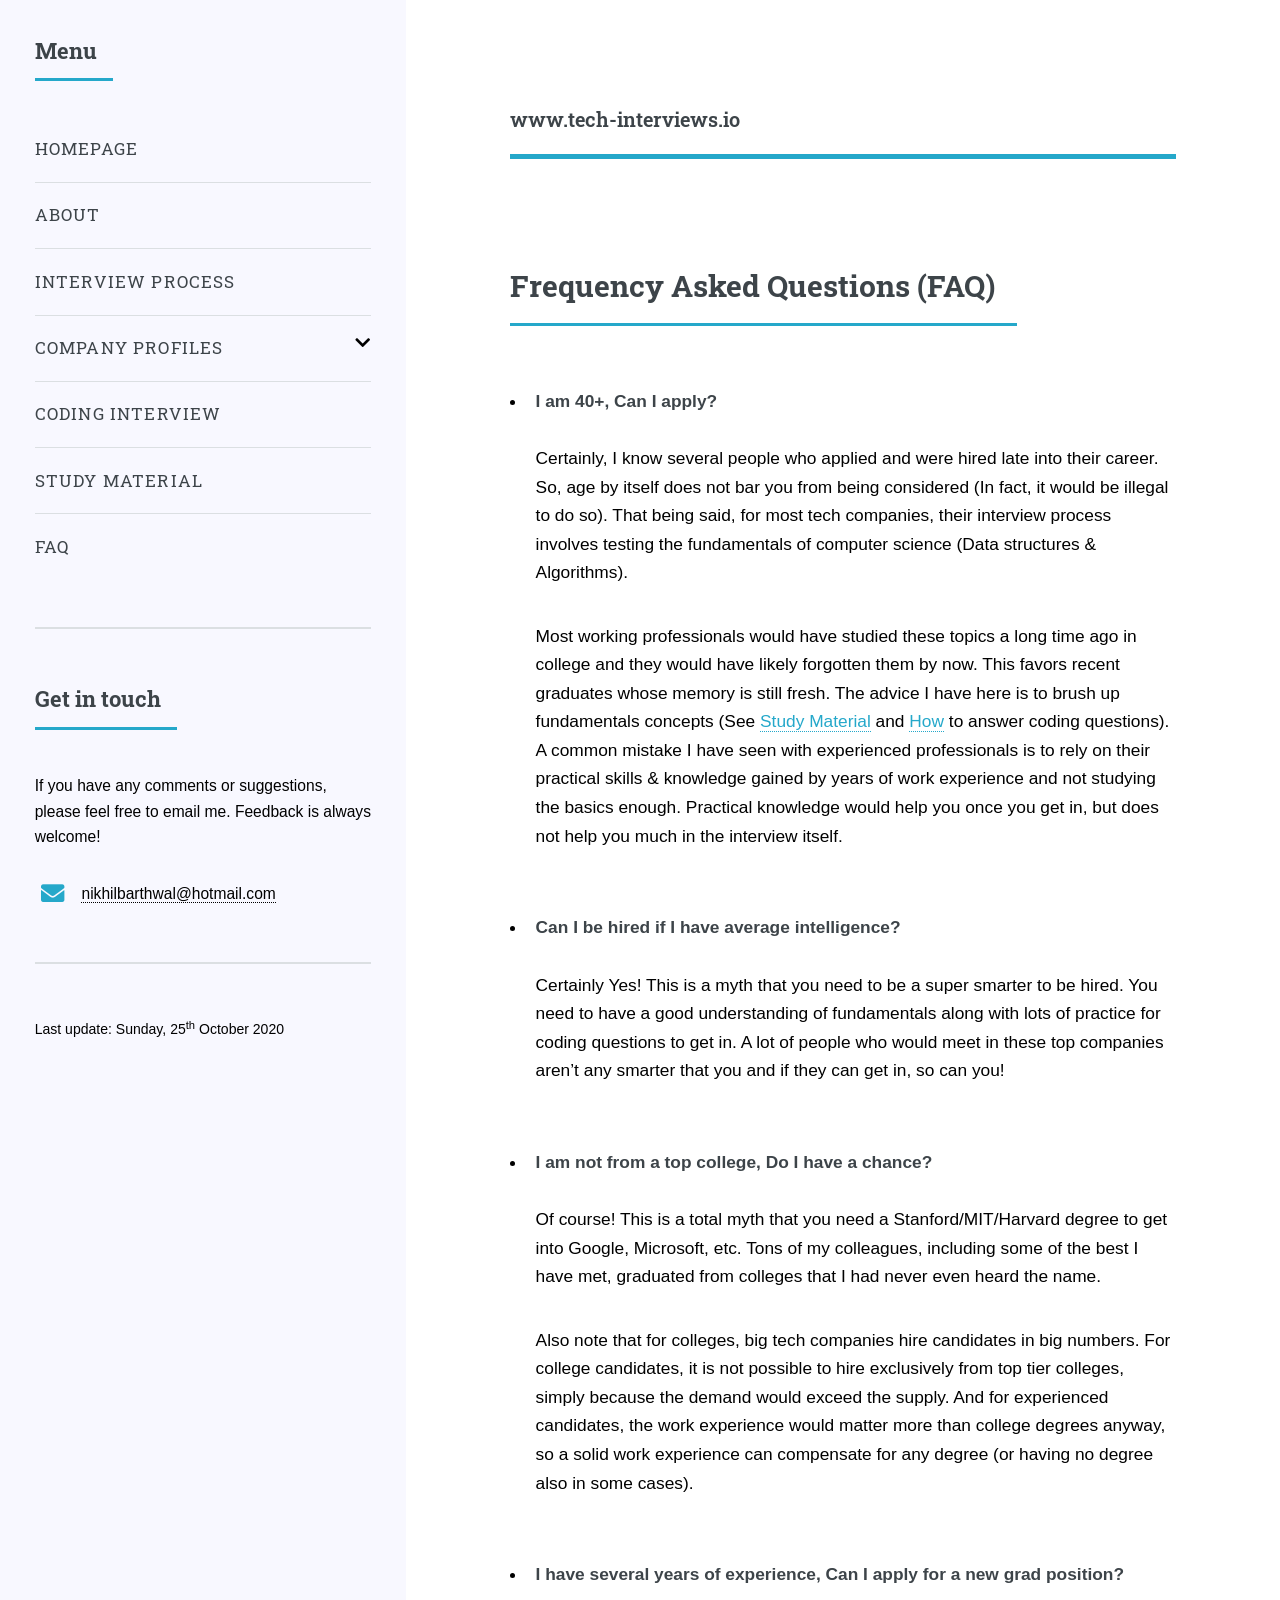
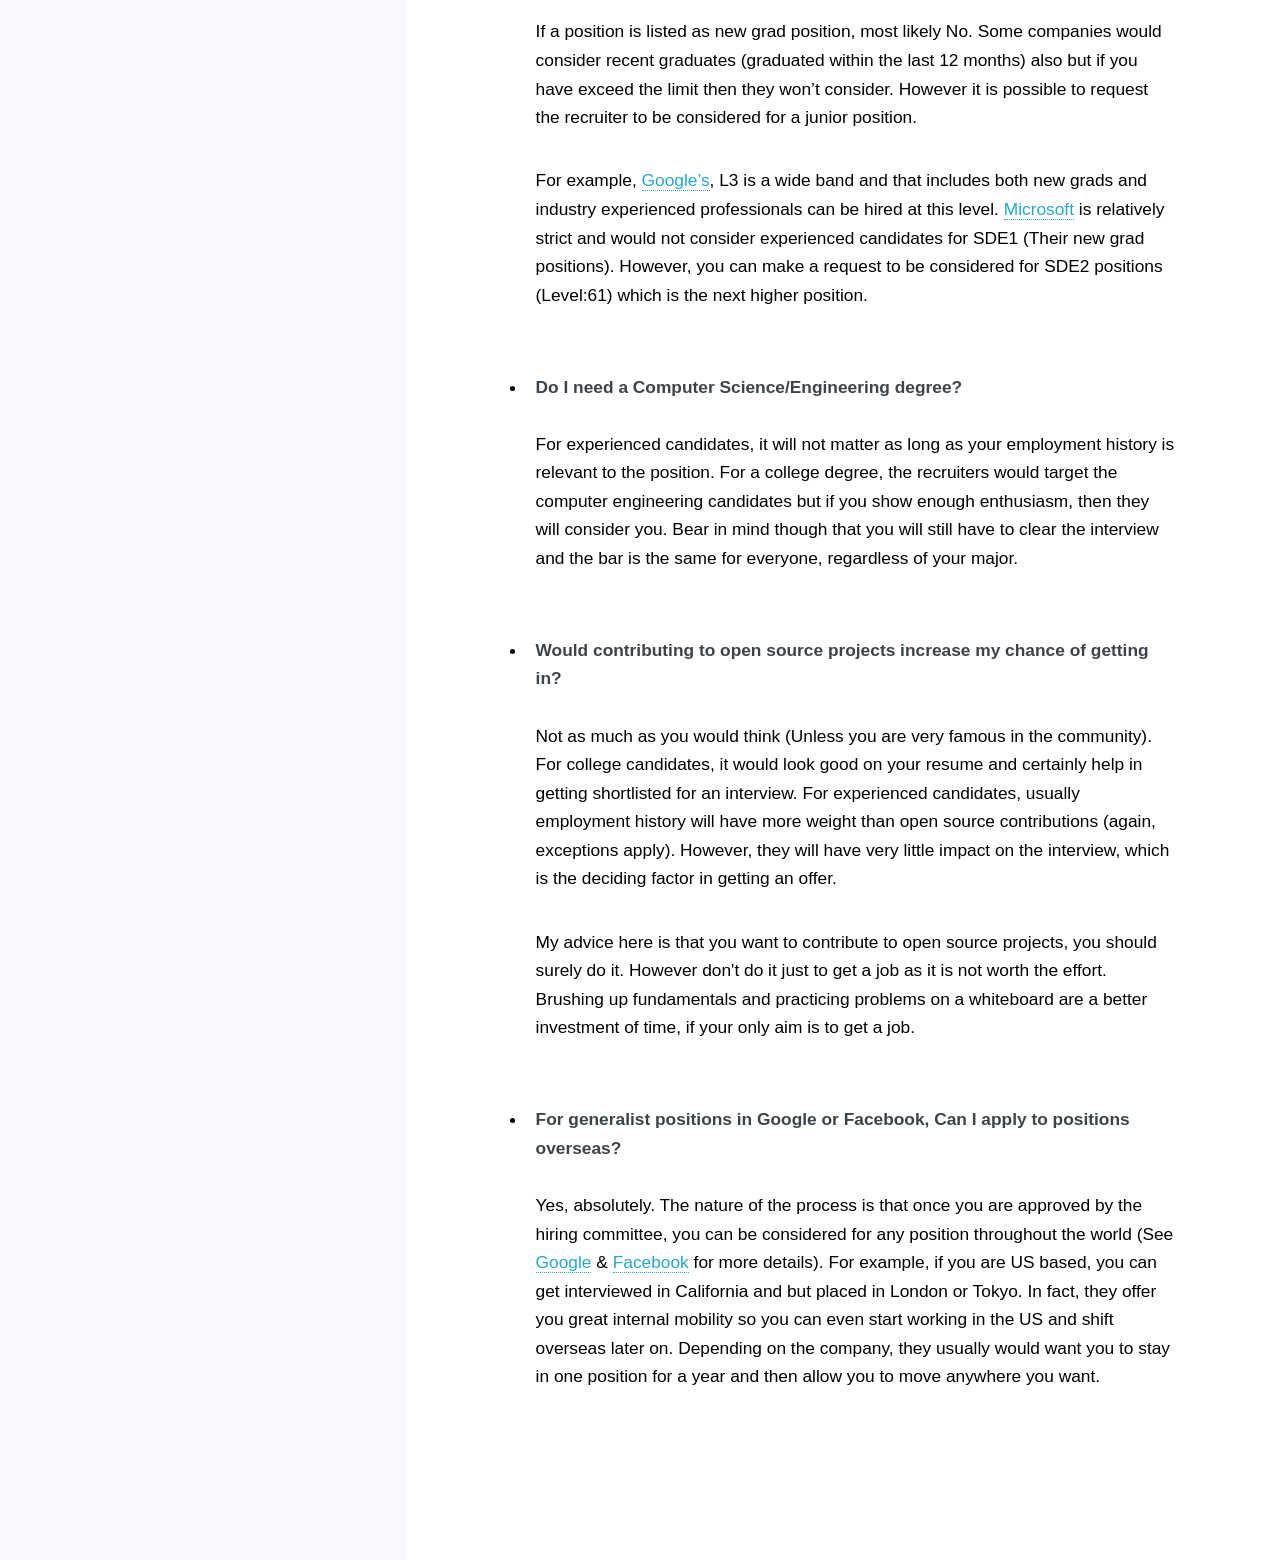
<file: Archive/faq.html>
<!DOCTYPE HTML>
<html lang="en">
<head>
	<title>FAQ - www.tech-interviews.io</title>
	<meta charset="utf-8"/>
	<meta content="width=device-width, initial-scale=1, user-scalable=no" name="viewport"/>
	<link href="css/main.css" rel="stylesheet"/>
</head>
<body class="is-preload">
<div id="wrapper"><!-- Wrapper -->
	<div id="main"><!-- Main -->
		<div class="inner">

			<!-- Header -->
			<header id="header"><a class="logo" href="index.html"><strong>www.tech-interviews.io</strong></a></header>

			<!-- Content -->
			<section>
				<header class="major"><h2>Frequency Asked Questions (FAQ)</h2></header>

				<ul>
					<li id="i_am_old_can_i_apply"><b>I am 40+, Can I apply?</b><br/><br/>
					<p>Certainly, I know several people who applied and were hired late into their career. So, age by itself does
					not bar you from being considered (In fact, it would be illegal to do so). That being said, for most tech
					companies, their interview process involves testing the fundamentals of computer science (Data structures
					&amp; Algorithms).</p>
					<p>Most working professionals would have studied these topics a long time ago in college and they would have
					likely forgotten them by now. This favors recent graduates whose memory is still fresh.
					The advice I have here is to brush up fundamentals concepts (See <a href="material.html">Study Material</a>
					and <a href="coding.html">How</a> to answer coding questions). A common mistake I have seen with experienced
					professionals is to rely on their practical skills &amp; knowledge gained by years of work experience and not
					studying the basics enough. Practical knowledge would help you once you get in, but does not help you much in
					the interview itself.</p><br/></li>
					<li id="can_i_be_hired_if_i_am_average"><b>Can I be hired if I have average intelligence?</b><br/><br/>
					<p>Certainly Yes! This is a myth that you need to be a super smarter to be hired. You need to have a good
					understanding of fundamentals along with lots of practice for coding questions to get in. A lot of people who would
					meet in these top companies aren&#8217;t any smarter that you and if they can get in, so can you!</p><br/></li>
					<li id="i_am_not_from_top_college_can_i_apply"><b>I am not from a top college, Do I have a chance?</b><br/><br/>
					<p>Of course! This is a total myth that you need a Stanford/MIT/Harvard
					degree to get into Google, Microsoft, etc. Tons of my colleagues, including some of the best I have met,
					graduated from colleges that I had never even heard the name.</p>
					<p>Also note that for colleges, big tech companies hire candidates in big numbers. For college candidates, it is not
					possible to hire exclusively from top tier colleges, simply because the demand would exceed the supply. And for
					experienced candidates, the work experience would matter more than college degrees anyway, so a solid work experience
					can compensate for any degree (or having no degree also in some cases).</p><br/></li>
					<li id="i_am_experienced_can_i_apply_for_new_grad"><b>I have several years of experience, Can I apply for a
					new grad position?</b><br/><br/>
					<p>If a position is listed as new grad position, most likely No. Some companies would consider recent graduates
					(graduated within the last 12 months) also but if you have exceed the limit then they won&#8217;t consider.
					However it is possible to request the recruiter to be considered for a junior position.</p>
					<p>For example, <a href="info_google.html">Google&#8217;s</a>, L3 is a wide band and that includes both new grads
					and industry experienced professionals can be hired at this level. <a href="info_microsoft.html">Microsoft</a> is
					relatively strict and would not consider experienced candidates for SDE1 (Their new grad positions). However, you
					can make a request to be considered for SDE2 positions (Level:61) which is the next higher position.</p><br/></li>

					<li><b id="do_i_need_cse_degree">Do I need a Computer Science/Engineering degree?</b><br/><br/>
					<p>For experienced candidates, it will not matter as long as your employment history is relevant to the position.
					For a college degree, the recruiters would target the computer engineering candidates but if you show enough
					enthusiasm, then they will consider you. Bear in mind though that you will still have to clear
					the interview and the bar is the same for everyone, regardless of your major.</p><br/></li>
					<li id="would_contributing_to_oss_help"><b>Would contributing to open source projects increase my chance of getting
					in?</b><br/><br/>
					<p>Not as much as you would think (Unless you are very famous in the community).
					For college candidates, it would look good on your resume and certainly help in getting shortlisted for an interview.
					For experienced candidates, usually employment history will have more weight than open source contributions (again,
					exceptions apply). However, they will have very little impact on the interview, which is the deciding factor in getting
					an offer.</p>
					<p>My advice here is that you want to contribute to open source projects, you should surely do it. However don't do it
					just to get a job as it is not worth the effort. Brushing up fundamentals and practicing problems on a whiteboard are a
					better investment of time, if your only aim is to get a job.</p><br/></li>
					<li id="can_i_apply_overseas"><b>For generalist positions in Google or Facebook, Can I apply to positions
					overseas?</b><br/><br/>
					<p>Yes, absolutely. The nature of the process is that once you are approved by the hiring
					committee, you can be considered for any position throughout the world (See <a href="info_google.html">Google</a>
					&amp; <a href="info_facebook.html">Facebook</a> for more details). For example, if you are US based, you can get
					interviewed in California and but placed in London or Tokyo. In fact, they offer you great internal mobility so you can
					even start working in the US and shift overseas later on. Depending on the company, they usually would want you to
					stay in one position for a year and then allow you to move anywhere you want.</p><br/></li>
				</ul>
			</section>
		</div><!-- inner -->
	</div>

	<!-- Sidebar -->
	<div id="sidebar">
		<div class="inner">

			<!-- Menu -->
			<nav id="menu">
				<header class="major"><h2>Menu</h2></header>
				<ul>
					<li><a href="index.html">Homepage</a></li>
					<li><a href="about.html">About</a></li>
					<li><a href="interview.html">Interview process</a></li>
					<li>
						<span class="opener">Company Profiles</span>
						<ul>
							<li><a href="info_amazon.html">Amazon</a></li>
							<li><a href="info_apple.html">Apple</a></li>
							<li><a href="info_google.html">Google</a></li>
							<li><a href="info_facebook.html">Facebook</a></li>
							<li><a href="info_microsoft.html">Microsoft</a></li>
							<li><a href="info_uber.html">Uber</a></li>
						</ul>
					</li>
					<li><a href="coding.html">Coding Interview</a></li>
					<li><a href="material.html">Study Material</a></li>
					<li><a href="faq.html">FAQ</a></li>
				</ul>
			</nav>

			<!-- Section -->
			<section>
				<header class="major"><h2>Get in touch</h2></header>
				<p>If you have any comments or suggestions, please feel free to email me.
				Feedback is always welcome!</p>
				<ul class="contact">
					<li class="icon solid fa-envelope"><a href="mailto:nikhilbarthwal@hotmail.com">nikhilbarthwal@hotmail.com</a></li>
				</ul>
			</section>

			<!-- Footer --><footer id="footer"><p class="copyright">Last update: Sunday, 25<sup>th</sup> October 2020</p></footer>
		</div><!-- inner -->
	</div><!-- Main -->
</div><!-- Wrapper -->

<!-- Scripts -->
<script src="js/jquery.min.js"></script>
<script src="js/browser.min.js"></script>
<script src="js/breakpoints.min.js"></script>
<script src="js/util.js"></script>
<script src="js/main.js"></script>

</body>
</html>
</file>
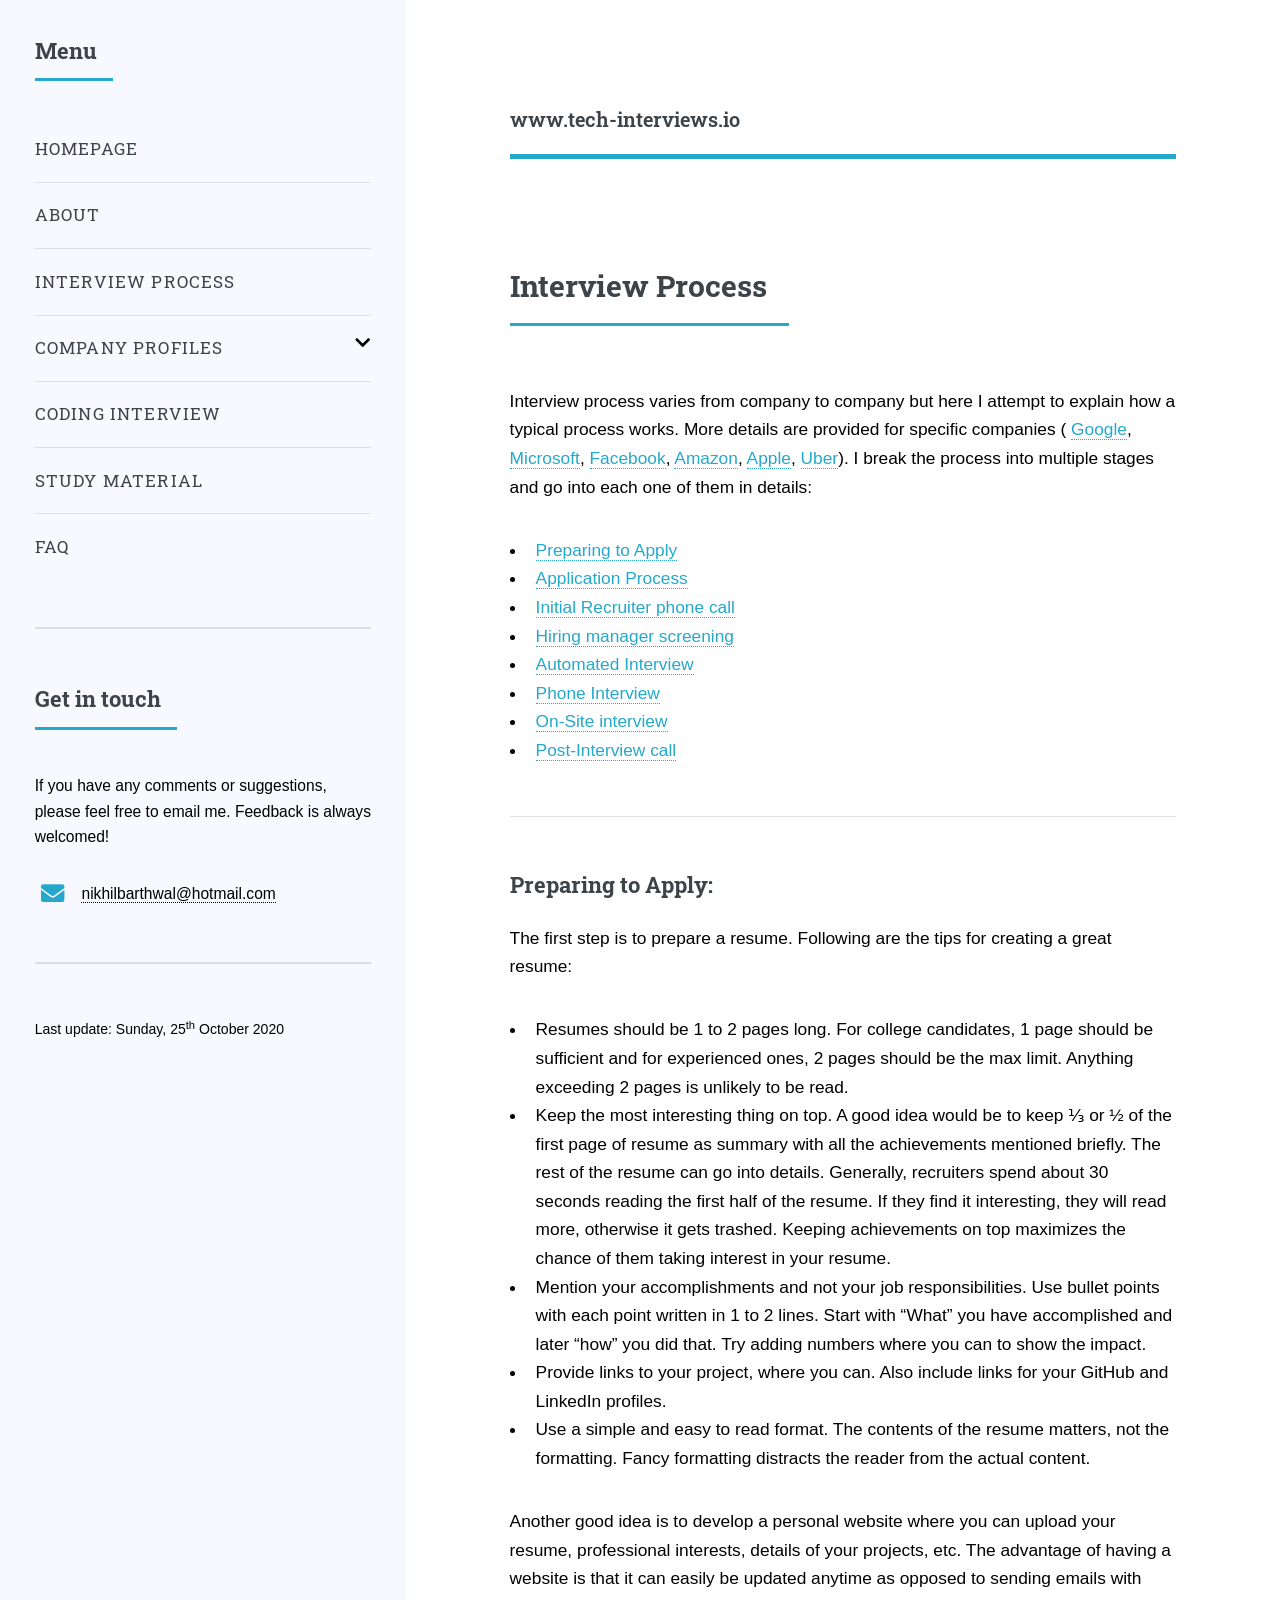
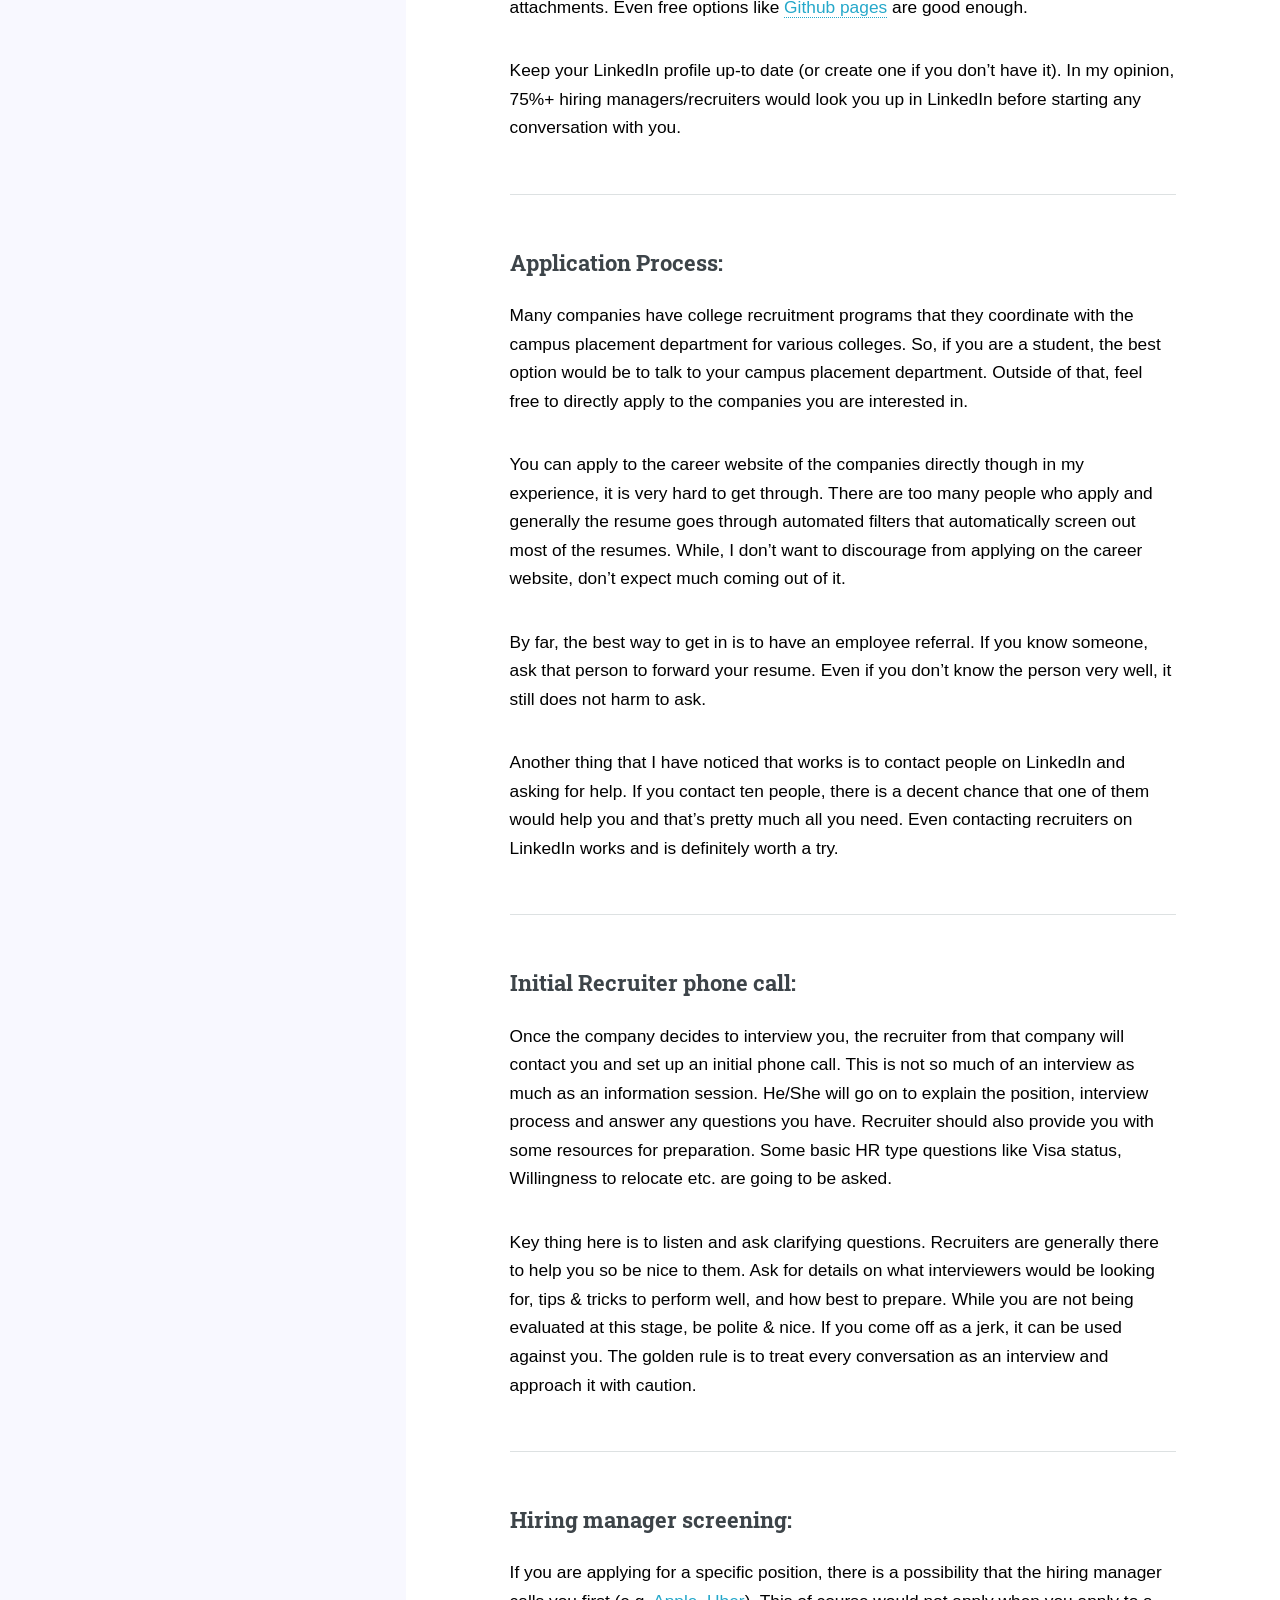
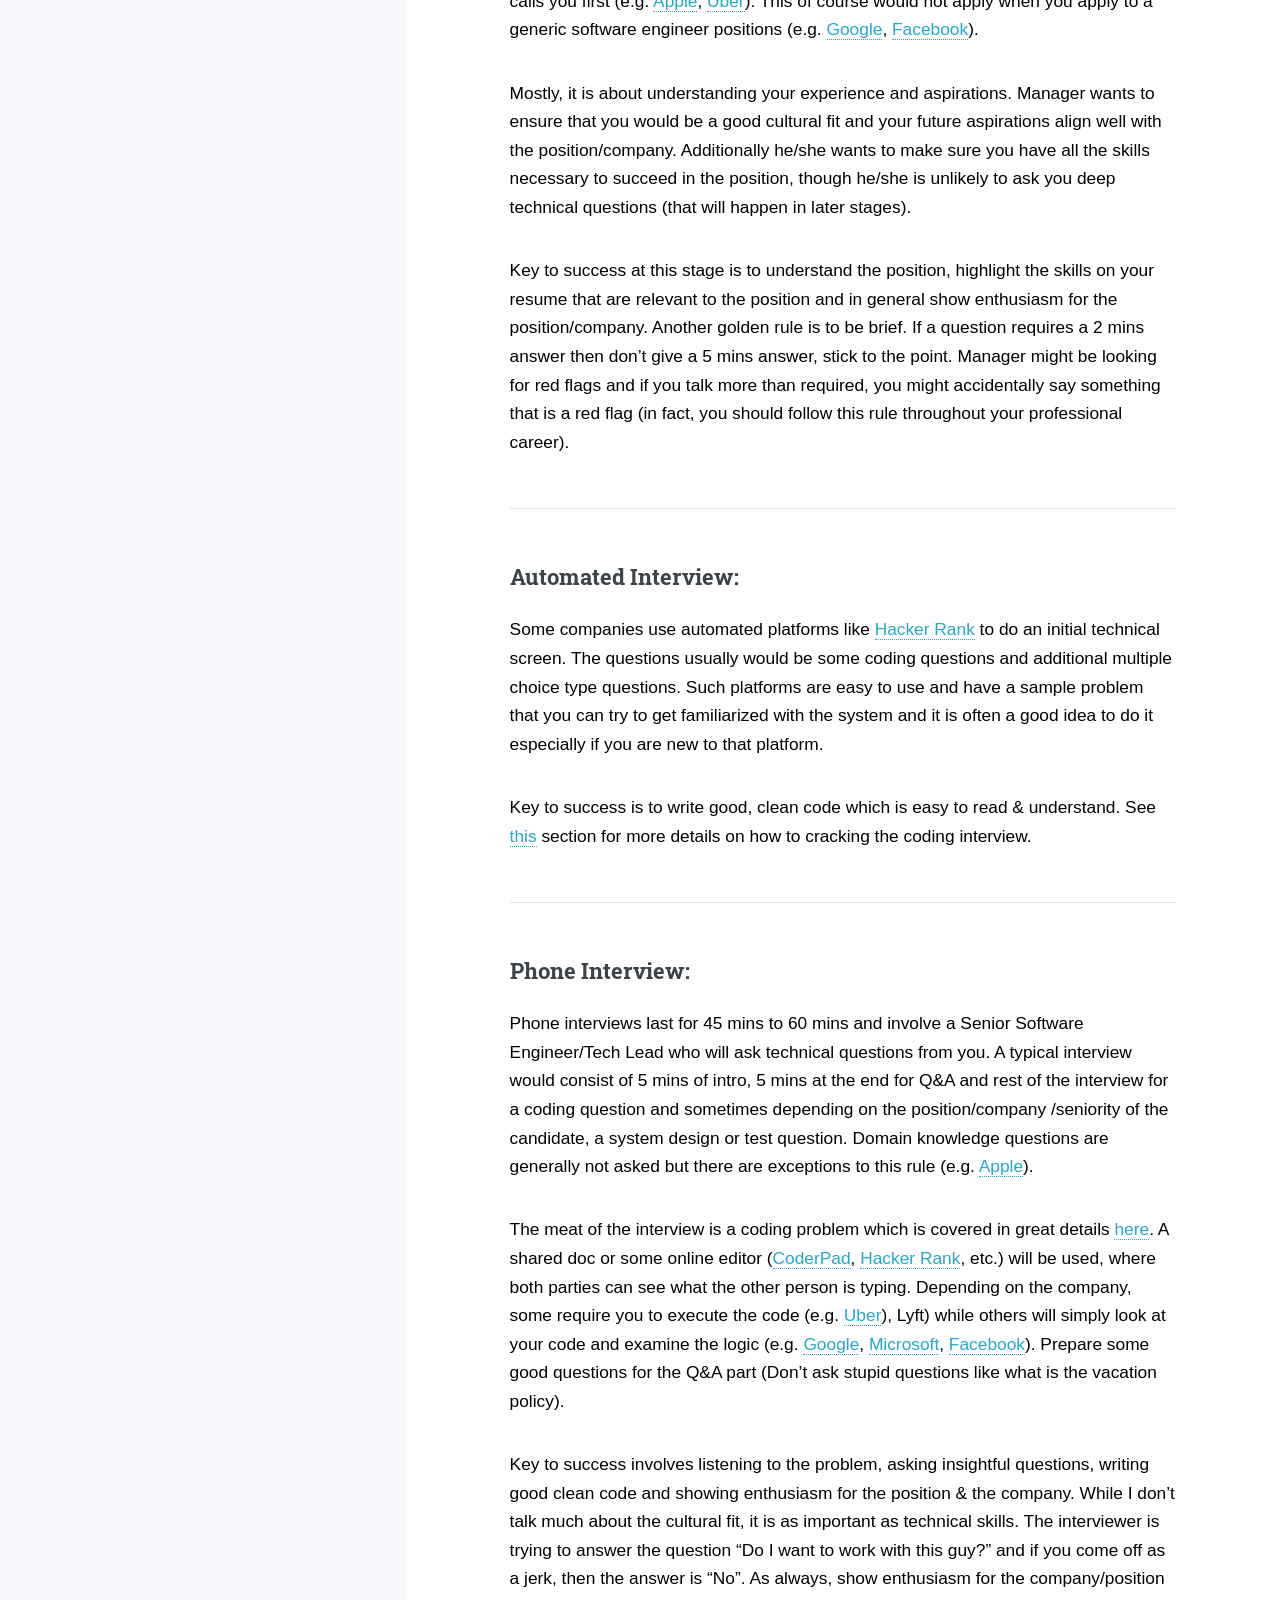
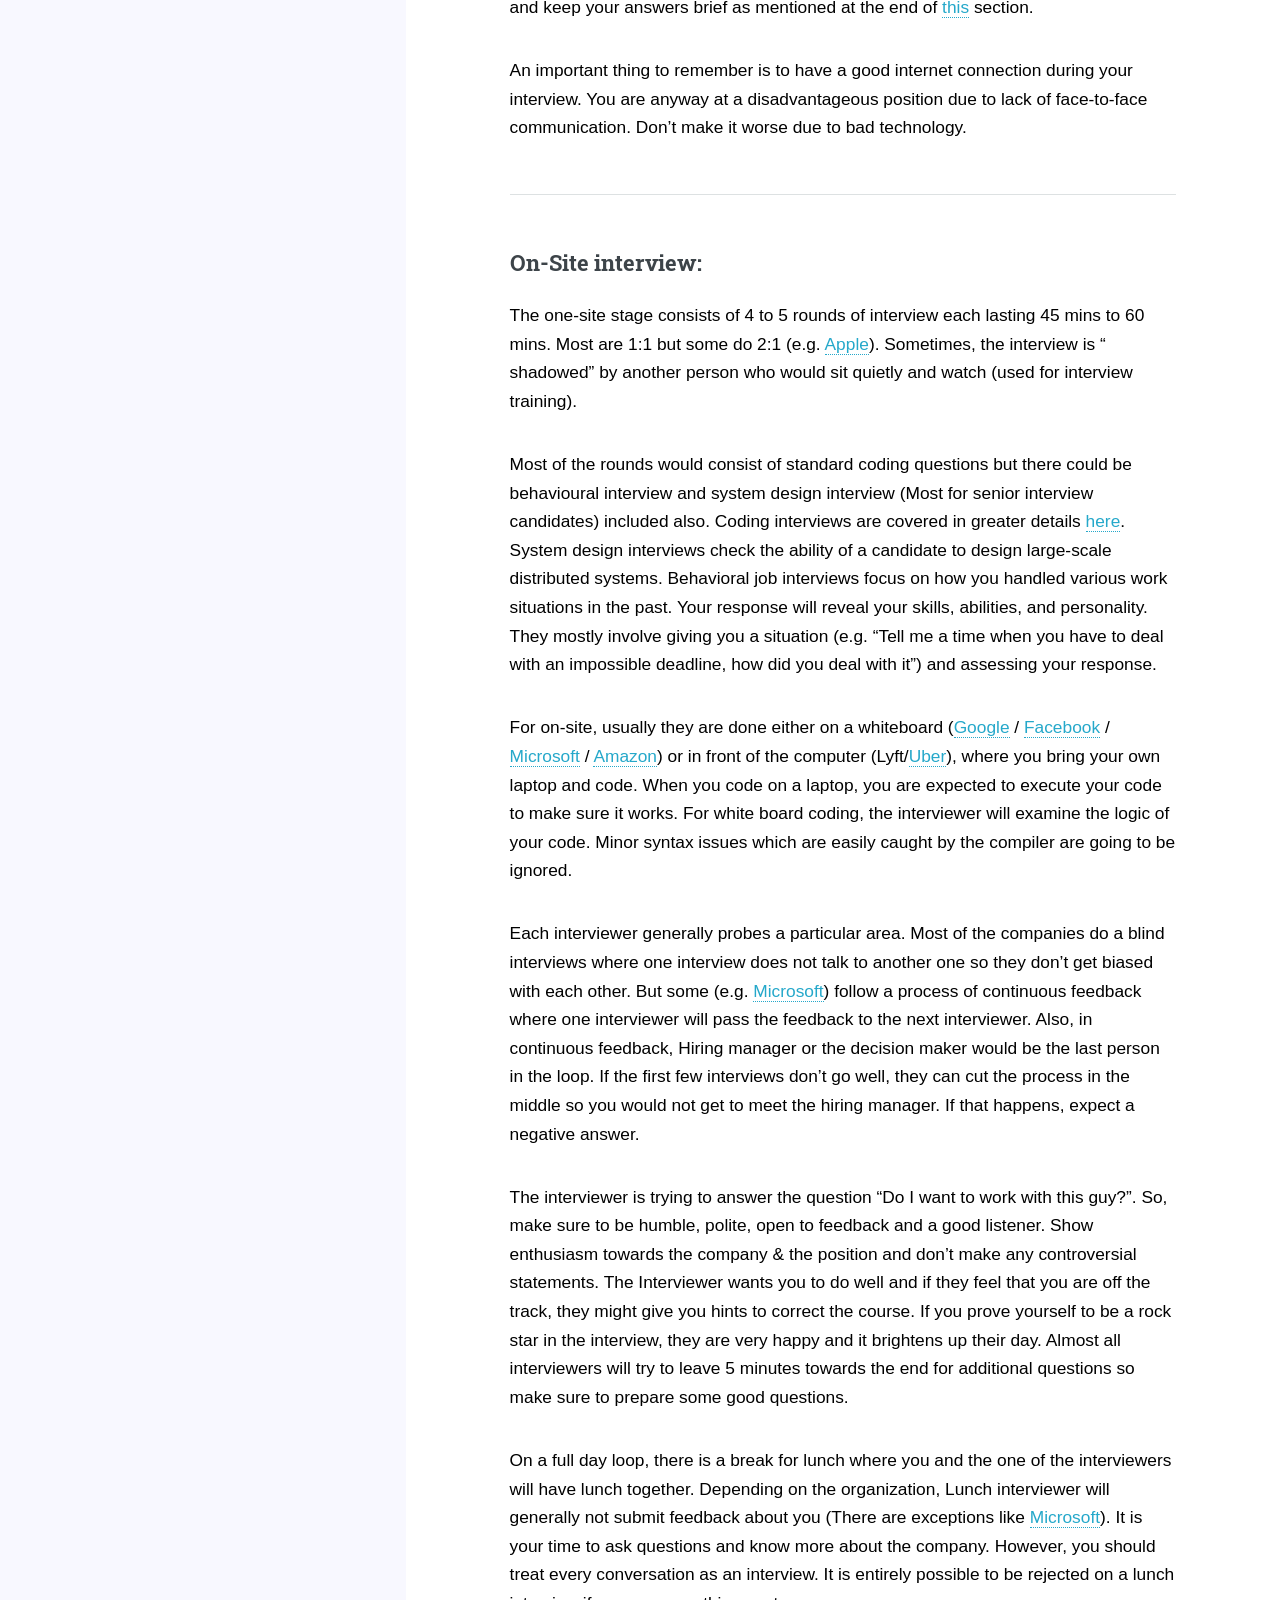
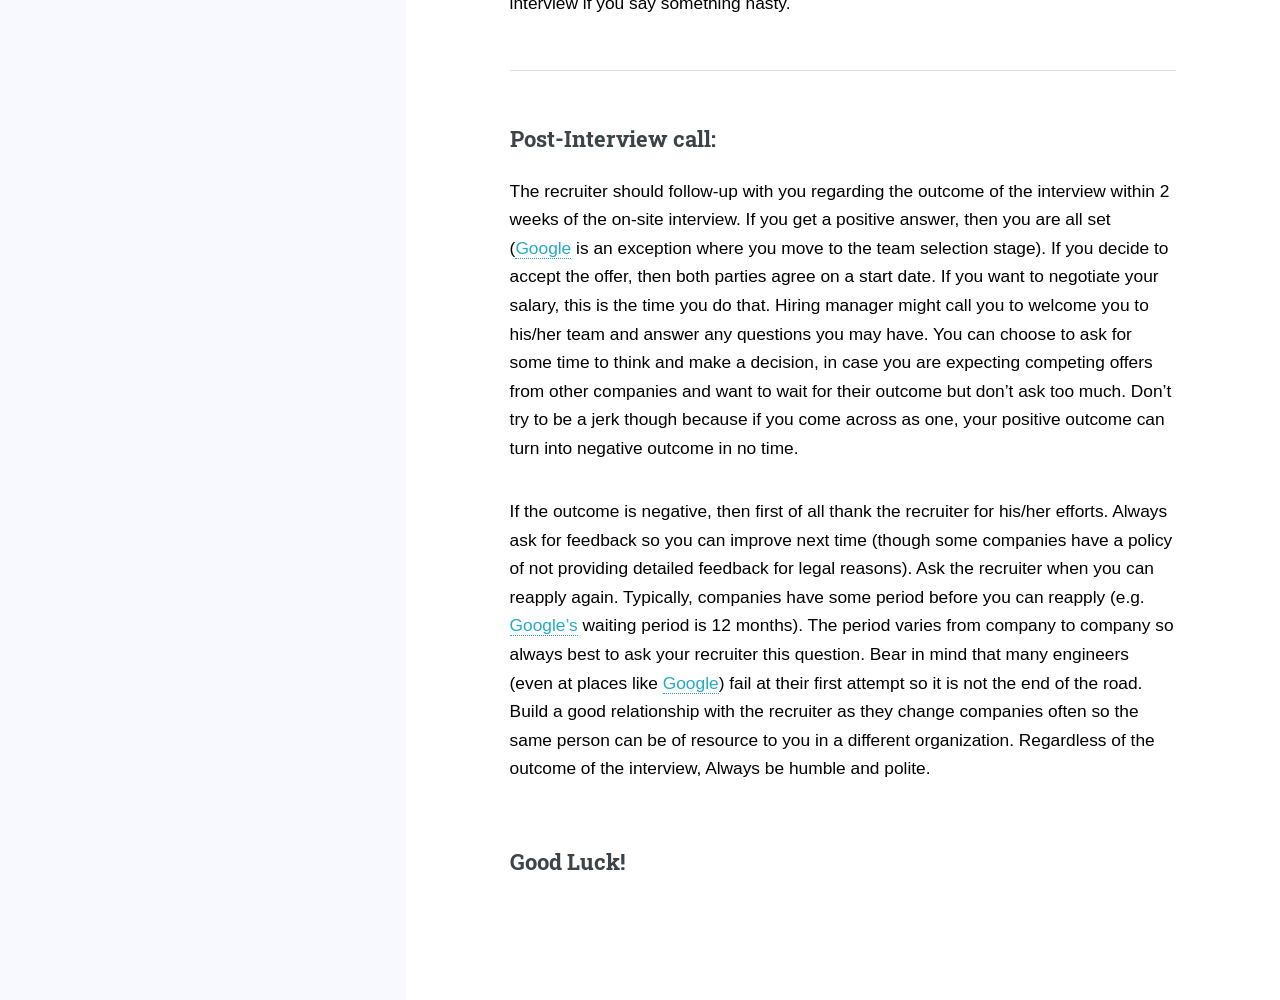
<file: Archive/interview.html>
<!DOCTYPE HTML>
<html lang="en">
<head>
	<title>Interview Process - www.tech-interviews.io</title>
	<meta charset="utf-8"/>
	<meta content="width=device-width, initial-scale=1, user-scalable=no" name="viewport"/>
	<link href="css/main.css" rel="stylesheet"/>
</head>
<body class="is-preload">
<div id="wrapper"><!-- Wrapper -->
	<div id="main"><!-- Main -->
		<div class="inner">

			<!-- Header -->
			<header id="header">
				<!-- a class="logo" href="index.html"><strong> www.tech-interviews.io</strong> - www.tech-interviews.io</a -->
				<a class="logo" href="index.html"><strong>www.tech-interviews.io</strong></a>
			</header>

			<!-- Content -->
			<section>
				<header class="major"><h2>Interview Process</h2></header>
				<p>Interview process varies from company to company but here I attempt to explain how a typical process
				works. More details are provided for specific companies (
				<a href="info_google.html">Google</a>,
				<a href="info_microsoft.html">Microsoft</a>,
				<a href="info_facebook.html">Facebook</a>,
				<a href="info_amazon.html">Amazon</a>,
				<a href="info_apple.html">Apple</a>,
				<a href="info_uber.html">Uber</a>).
				I break the process into multiple stages and go into each one of them in details:</p>
				<ul>
					<li><a href="#preparing">Preparing to Apply</a></li>
					<li><a href="#application">Application Process</a></li>
					<li><a href="#initial">Initial Recruiter phone call</a></li>
					<li><a href="#manager">Hiring manager screening</a></li>
					<li><a href="#auto">Automated Interview</a></li>
					<li><a href="#phone">Phone Interview</a></li>
					<li><a href="#onsite">On-Site interview</a></li>
					<li><a href="#offer">Post-Interview call</a></li>
				</ul>

				<hr id="preparing" class="major"/>
				<h3>Preparing to Apply:</h3>
				<p>The first step is to prepare a resume. Following are the tips for creating a great resume:</p>
				<ul>
					<li>Resumes should be 1 to 2 pages long. For college candidates, 1 page should be sufficient
					and for experienced ones, 2 pages should be the max limit. Anything exceeding 2 pages is
					unlikely to be read.</li>
					<li>Keep the most interesting thing on top. A good idea would be to keep &#8531; or &#189;
					of the first page of resume as summary with all the achievements mentioned
					briefly. The rest of the resume can go into details. Generally, recruiters spend about 30
					seconds reading the first half of the resume. If they find it interesting, they will read
					more, otherwise it gets trashed. Keeping achievements on top maximizes the chance of them
					taking interest in your resume.</li>
					<li>Mention your accomplishments and not your job responsibilities.
					Use bullet points with each point written in 1 to 2 lines. Start with &#8220;What&#8221; you
					have accomplished and later &#8220;how&#8221; you did that. Try adding numbers where you can
					to show the impact.</li>
					<li>Provide links to your project, where you can. Also include links for your GitHub and
					LinkedIn profiles.</li>
					<li>Use a simple and easy to read format. The contents of the resume matters, not the
					formatting. Fancy formatting distracts the reader from the actual content.</li>
				</ul>
				<p>Another good idea is to develop a personal website where you can upload your resume, professional
				interests, details of your projects, etc. The advantage of having a website is that it can easily
				be updated anytime as opposed to sending emails with attachments. Even free options like
				<a href="https://pages.github.com/">Github pages</a> are good enough.</p>
				<p>Keep your LinkedIn profile up-to date (or create one if you don&#8217;t have it). In my opinion, 75%+
				hiring managers/recruiters would look you up in LinkedIn before starting any conversation with you.</p>

				<hr id="application" class="major"/>
				<h3>Application Process:</h3>
				<p>Many companies have college recruitment programs that they coordinate with the campus placement
				department for various colleges. So, if you are a student, the best option would be to talk to your
				campus placement department. Outside of that, feel free to directly apply to the companies you are
				interested in.</p>
				<p>You can apply to the career website of the companies directly though in my experience, it is very
				hard to get through. There are too many people who apply and generally the resume goes through
				automated filters that automatically screen out most of the resumes. While, I don&#8217;t want to discourage
				from applying on the career website, don&#8217;t expect much coming out of it.</p>
				<p>By far, the best way to get in is to have an employee referral. If you know someone, ask that person
				to forward your resume. Even if you don&#8217;t know the person very well, it still does not harm to ask.</p>
				<p>Another thing that I have noticed that works is to contact people on LinkedIn and asking for help.
				If you contact ten people, there is a decent chance that one of them would help you and that&#8217;s pretty
				much all you need. Even contacting recruiters on LinkedIn works and is definitely worth a try.</p>

				<hr id="initial" class="major"/>
				<h3>Initial Recruiter phone call:</h3>
				<p>Once the company decides to interview you, the recruiter from that company will contact you and set
				up an initial phone call. This is not so much of an interview as much as an information session. He/She
				will go on to explain the position, interview process and answer any questions you have. Recruiter should
				also provide you with some resources for preparation. Some basic HR type questions like Visa status,
				Willingness to relocate etc. are going to be asked.</p>
				<p>Key thing here is to listen and ask clarifying questions. Recruiters are generally there to help you
				so be nice to them. Ask for details on what interviewers would be looking for, tips &amp; tricks to perform
				well, and how best to prepare. While you are not being evaluated at this stage, be polite &amp; nice. If
				you come off as a jerk, it can be used against you. The golden rule is to treat every conversation as an
				interview and approach it with caution.</p>

				<hr id="manager" class="major"/>
				<h3>Hiring manager screening:</h3>
				<p>If you are applying for a specific position, there is a possibility that the hiring manager calls you
				first (e.g. <a href="info_apple.html">Apple</a>, <a href="info_uber.html">Uber</a>). This of course would
				not apply when you apply to a generic software engineer positions (e.g. <a href="info_google.html">Google</a>,
				<a href="info_facebook.html">Facebook</a>).</p>
				<p>Mostly, it is about understanding your experience and aspirations. Manager wants to ensure that you would
				be a good cultural fit and your future aspirations align well with the position/company. Additionally he/she
				wants to make sure you have all the skills necessary to succeed in the position, though he/she is unlikely
				to ask you deep technical questions (that will happen in later stages).</p>
				<p>Key to success at this stage is to understand the position, highlight the skills on your resume that are
				relevant to the position and in general show enthusiasm for the position/company. Another golden rule is
				to be brief. If a question requires a 2 mins answer then don&#8217;t give a 5 mins answer, stick to the point.
				Manager might be looking for red flags and if you talk more than required, you might accidentally say
				something that is a red flag (in fact, you should follow this rule throughout your professional career).</p>

				<hr id="auto" class="major"/>
				<h3>Automated Interview:</h3>
				<p>Some companies use automated platforms like <a href="https://www.hackerrank.com/">Hacker Rank</a> to do
				an initial technical screen. The questions usually would be some coding questions and additional multiple
				choice type questions. Such platforms are easy to use and have a sample problem that you can try to get
				familiarized with the system and it is often a good idea to do it especially if you are new to that
				platform.</p>
				<p>Key to success is to write good, clean code which is easy to read &amp; understand. See
				<a href="coding.html">this</a> section for more details on how to cracking the coding interview.</p>

				<hr id="phone" class="major"/>
				<h3>Phone Interview:</h3>
				<p>Phone interviews last for 45 mins to 60 mins and involve a Senior Software Engineer/Tech Lead who will
				ask technical questions from you. A typical interview would consist of 5 mins of intro, 5 mins at the end
				for Q&amp;A and rest of the interview for a coding question and sometimes depending on the position/company
				/seniority of the candidate, a system design or test question. Domain knowledge questions are
				generally not asked but there are exceptions to this rule (e.g. <a href="info_apple.html">Apple</a>).</p>
				<p>The meat of the interview is a coding problem which is covered in great details <a href="coding.html">here</a>.
				A shared doc or some online editor (<a href="https://www.coderpad.io/">CoderPad</a>,
				<a href="https://www.hackerrank.com/">Hacker Rank</a>, etc.) will be used, where both parties can see
				what the other person is typing. Depending on the company, some require you to execute the code (e.g.
				<a href="info_uber.html">Uber</a>), Lyft) while others will simply look at your code and examine the
				logic (e.g. <a href="info_google.html">Google</a>, <a href="info_microsoft.html">Microsoft</a>,
				<a href="info_facebook.html">Facebook</a>). Prepare some good questions for the Q&amp;A part (Don&#8217;t
				ask stupid questions like what is the vacation policy).</p>
				<p>Key to success involves listening to the problem, asking insightful questions, writing good clean
				code and showing enthusiasm for the position &amp; the company. While I don&#8217;t talk much about the cultural
				fit, it is as important as technical skills. The interviewer is trying to answer the question &#8220;Do I
				want to work with this guy?&#8221; and if you come off as a jerk, then the answer is &#8220;No&#8221;. As
				always, show enthusiasm for the company/position and keep your answers brief as mentioned at the end of
				<a href="#manager">this</a> section.</p>
				<p>An important thing to remember is to have a good internet connection during your interview. You are
				anyway at a disadvantageous position due to lack of face-to-face communication. Don&#8217;t make it worse due
				to bad technology.</p>

				<hr id="onsite" class="major"/>
				<h3>On-Site interview:</h3>
				<p>The one-site stage consists of 4 to 5 rounds of interview each lasting 45 mins to 60 mins. Most are
				1:1 but some do 2:1 (e.g. <a href="info_apple.html">Apple</a>). Sometimes, the interview is &#8220;
				shadowed&#8221; by another person who would sit quietly and watch (used for interview training).</p>
				<p>Most of the rounds would consist of standard coding questions but there could be behavioural interview
				and system design interview (Most for senior interview candidates) included also. Coding interviews are
				covered in greater details <a href="coding.html">here</a>. System design interviews check the ability of
				a candidate to design large-scale distributed systems. Behavioral job interviews focus on how you handled
				various work situations in the past. Your response will reveal your skills, abilities, and personality.
				They mostly involve giving you a situation (e.g. &#8220;Tell me a time when you have to deal with an impossible
				deadline, how did you deal with it&#8221;) and assessing your response.</p>
				<p>For on-site, usually they are done either on a whiteboard (<a href="info_google.html">Google</a> /
				<a href="info_facebook.html">Facebook</a> / <a href="info_microsoft.html">Microsoft</a> / <a href="info_amazon.html">
				Amazon</a>) or in front of the computer (Lyft/<a href="info_uber.html">Uber</a>), where you bring your own
				laptop and code. When you code on a laptop, you are expected to execute your code to make sure it works. For
				white board coding, the interviewer will examine the logic of your code. Minor syntax issues which are
				easily caught by the compiler are going to be ignored.</p>
				<p>Each interviewer generally probes a particular area. Most of the companies do a blind interviews where
				one interview does not talk to another one so they don&#8217;t get biased with each other. But some
				(e.g. <a href="info_microsoft.html">Microsoft</a>) follow a process of continuous feedback where one interviewer
				will pass the feedback to the next interviewer. Also, in continuous feedback, Hiring manager or the decision
				maker would be the last person in the loop. If the first few interviews don&#8217;t go well, they can cut the process
				in the middle so you would not get to meet the hiring manager. If that happens, expect a negative answer.</p>
				<p>The interviewer is trying to answer the question &#8220;Do I want to work with this guy?&#8221;. So, make sure
				to be humble, polite, open to feedback and a good listener. Show enthusiasm towards the company &amp; the position
				and don&#8217;t make any controversial statements. The Interviewer wants you to do well and if they feel that you
				are off the track, they might give you hints to correct the course. If you prove yourself to be a rock star in the
				interview, they are very happy and it brightens up their day. Almost all interviewers will try to leave 5 minutes
				towards the end for additional questions so make sure to prepare some good questions.</p>
				<p>On a full day loop, there is a break for lunch where you and the one of the interviewers will have lunch together.
				Depending on the organization, Lunch interviewer will generally not submit feedback about you (There are exceptions
				like <a href="info_microsoft.html">Microsoft</a>). It is your time to ask questions and know more about the company.
				However, you should treat every conversation as an interview. It is entirely possible to be rejected on a lunch
				interview if you say something nasty.</p>

				<hr id="offer" class="major"/>
				<h3>Post-Interview call:</h3>
				<p>The recruiter should follow-up with you regarding the outcome of the interview within 2 weeks of the on-site interview.
				If you get a positive answer, then you are all set (<a href="info_google.html">Google</a> is an exception where you move
				to the team selection stage). If you decide to accept the offer, then both parties agree on a start date. If you want
				to negotiate your salary, this is the time you do that. Hiring manager might call you to welcome you to his/her team and
				answer any questions you may have. You can choose to ask for some time to think and make a decision, in case you are
				expecting competing offers from other companies and want to wait for their outcome but don&#8217;t ask too much.
				Don&#8217;t try to be a jerk though because if you come across as one, your positive outcome can turn into negative
				outcome in no time.</p>
				<p>If the outcome is negative, then first of all thank the recruiter for his/her efforts. Always ask for feedback so
				you can improve next time (though some companies have a policy of not providing detailed feedback for legal reasons).
				Ask the recruiter when you can reapply again. Typically, companies have some period before you can reapply (e.g.
				<a href="info_google.html">Google&#8217;s</a> waiting period is 12 months). The period varies from company to company
				so always best to ask your recruiter this question. Bear in mind that many engineers (even at places like
				<a href="info_google.html">Google</a>) fail at their first attempt so it is not the end of the road. Build a good
				relationship with the recruiter as they change companies often so the same person can be of resource to you in a
				different organization. Regardless of the outcome of the interview, Always be humble and polite.</p>
				<br/><h3>Good Luck!</h3><br/>
			</section>
		</div><!-- inner -->
	</div>

	<!-- Sidebar -->
	<div id="sidebar">
		<div class="inner">

			<!-- Menu -->
			<nav id="menu">
				<header class="major"><h2>Menu</h2></header>
				<ul>
					<li><a href="index.html">Homepage</a></li>
					<li><a href="about.html">About</a></li>
					<li><a href="interview.html">Interview process</a></li>
					<li>
						<span class="opener">Company Profiles</span>
						<ul>
							<li><a href="info_amazon.html">Amazon</a></li>
							<li><a href="info_apple.html">Apple</a></li>
							<li><a href="info_google.html">Google</a></li>
							<li><a href="info_facebook.html">Facebook</a></li>
							<li><a href="info_microsoft.html">Microsoft</a></li>
							<li><a href="info_uber.html">Uber</a></li>
						</ul>
					</li>
					<li><a href="coding.html">Coding Interview</a></li>
					<li><a href="material.html">Study Material</a></li>
					<li><a href="faq.html">FAQ</a></li>
				</ul>
			</nav>

			<!-- Section -->
			<section>
				<header class="major"><h2>Get in touch</h2></header>
				<p>If you have any comments or suggestions, please feel free to email me.
				Feedback is always welcomed!</p>
				<ul class="contact">
					<li class="icon solid fa-envelope"><a href="mailto:nikhilbarthwal@hotmail.com">nikhilbarthwal@hotmail.com</a></li>
				</ul>
			</section>

			<!-- Footer --><footer id="footer"><p class="copyright">Last update: Sunday, 25<sup>th</sup> October 2020</p></footer>
		</div><!-- inner -->
	</div><!-- Main -->
</div><!-- Wrapper -->

<!-- Scripts -->
<script src="js/jquery.min.js"></script>
<script src="js/browser.min.js"></script>
<script src="js/breakpoints.min.js"></script>
<script src="js/util.js"></script>
<script src="js/main.js"></script>

</body>
</html>
</file>
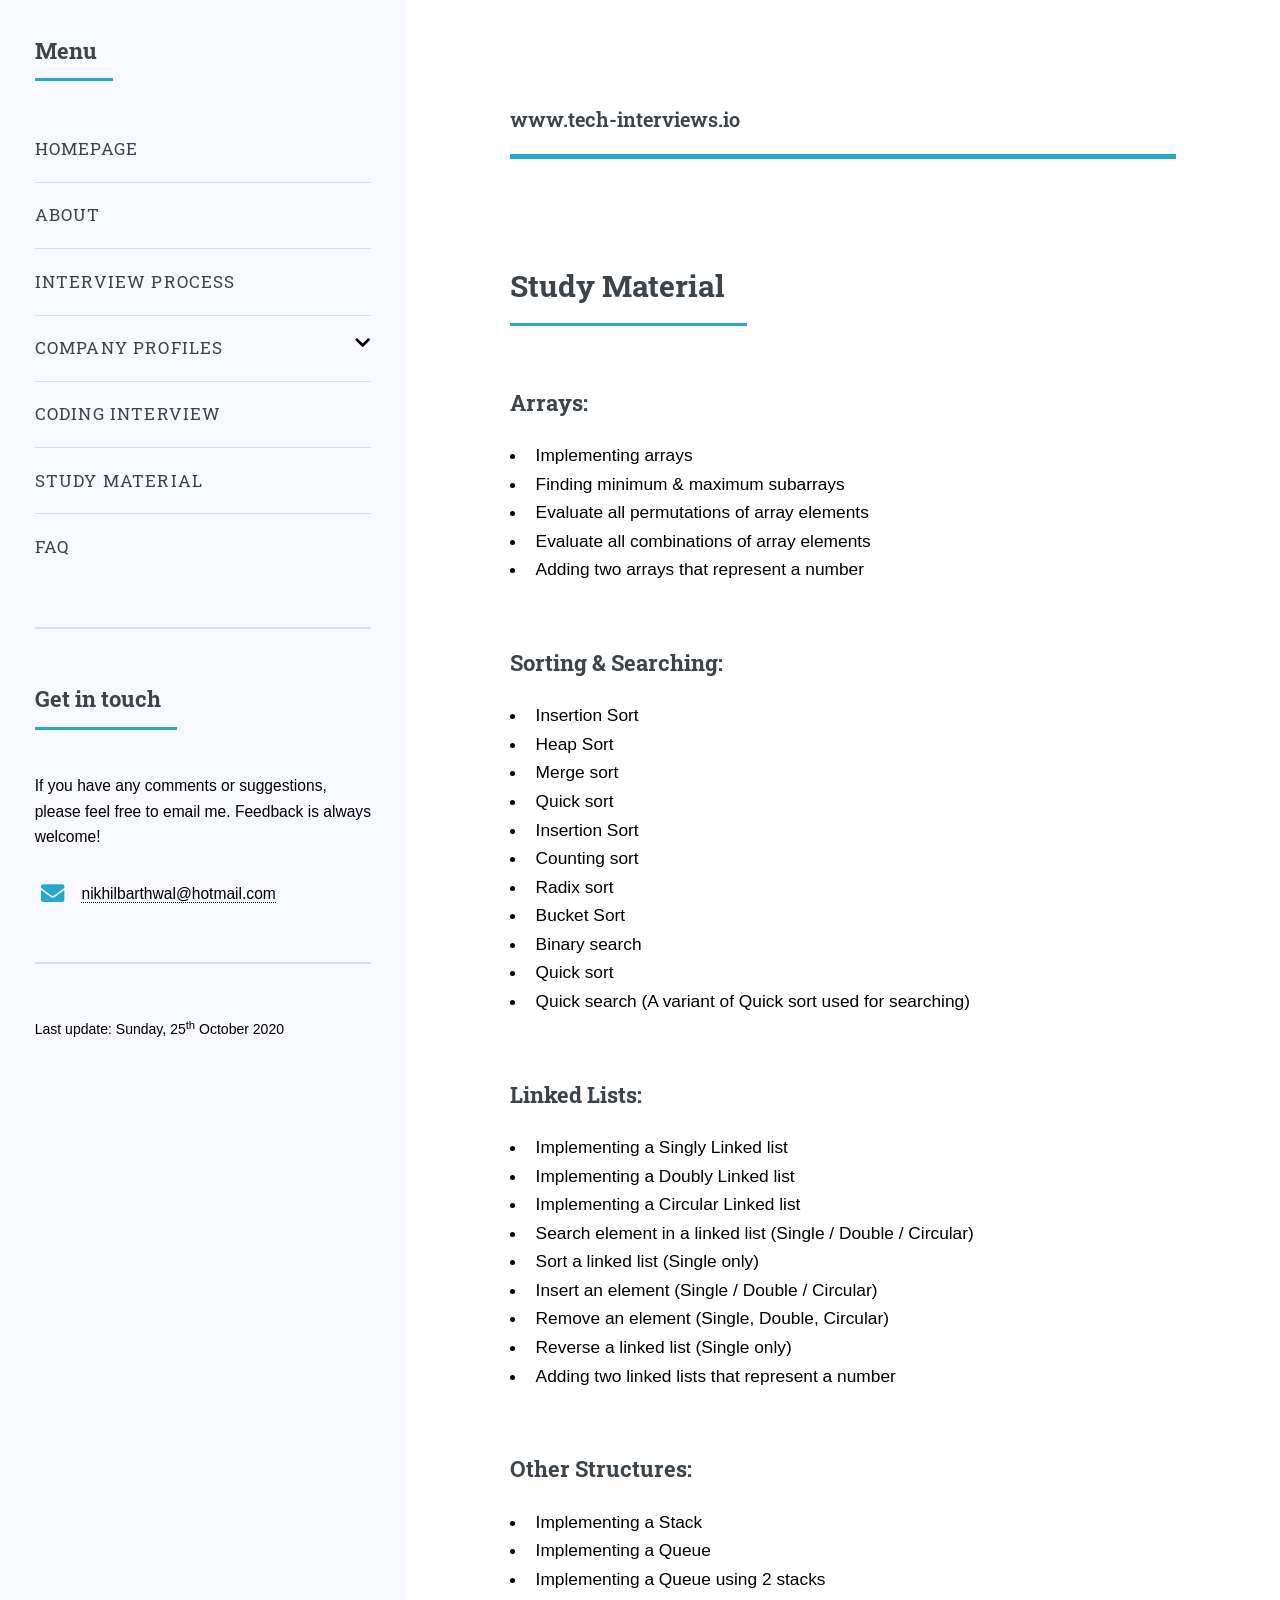
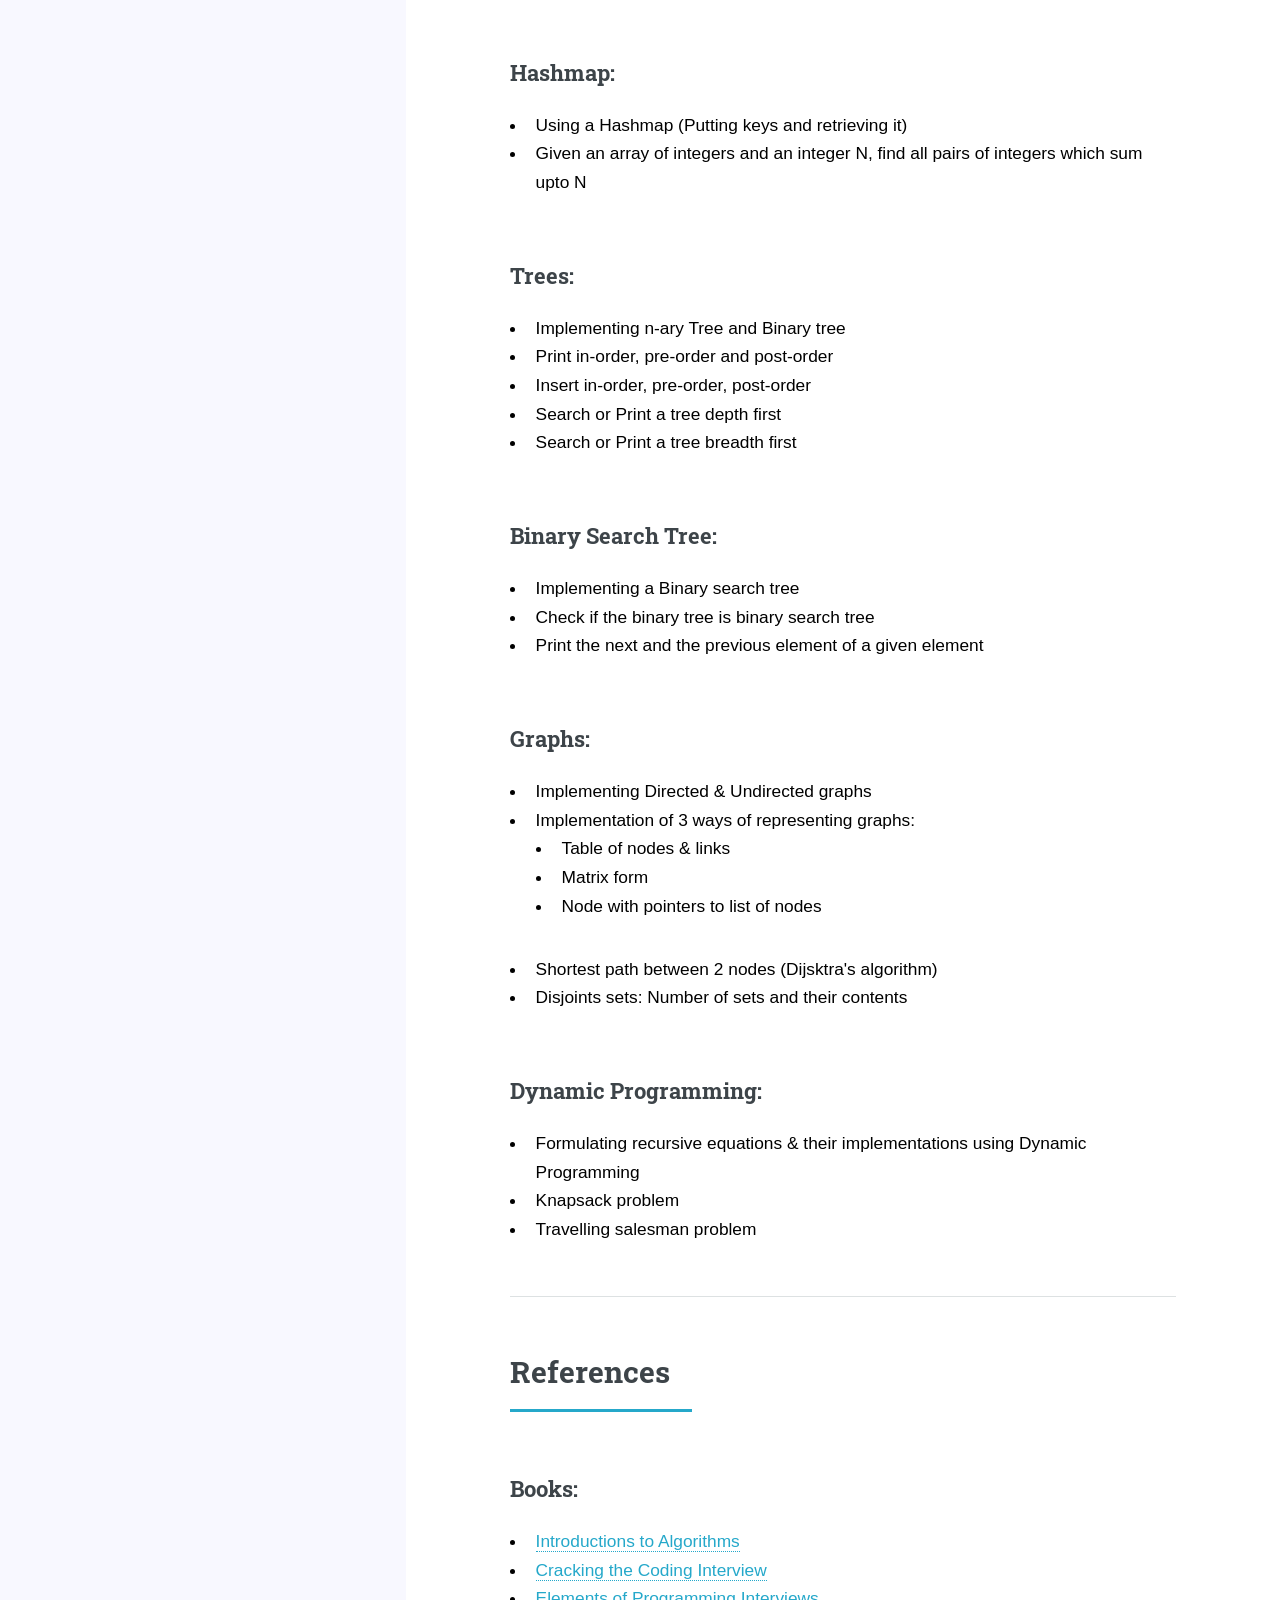
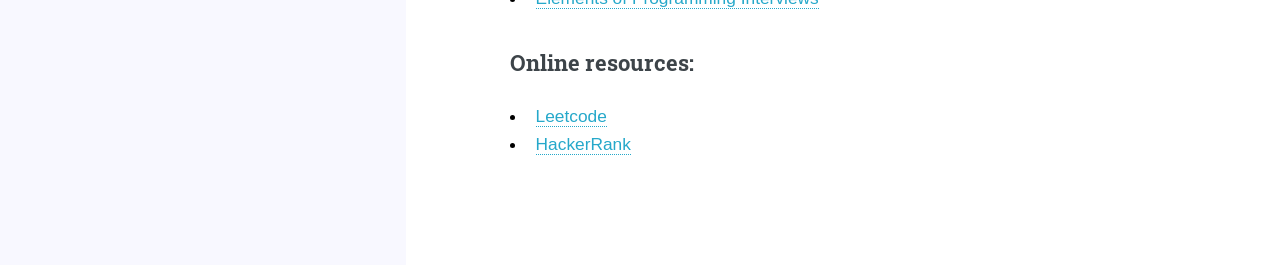
<file: Archive/material.html>
<!DOCTYPE HTML>
<html lang="en">
<head>
	<title>Study Material - www.tech-interviews.io</title>
	<meta charset="utf-8"/>
	<meta content="width=device-width, initial-scale=1, user-scalable=no" name="viewport"/>
	<link href="css/main.css" rel="stylesheet"/>
</head>
<body class="is-preload">
<div id="wrapper"><!-- Wrapper -->
	<div id="main"><!-- Main -->
		<div class="inner">

			<!-- Header -->
			<header id="header"><a class="logo" href="index.html"><strong>www.tech-interviews.io</strong></a></header>

			<!-- Content -->
			<section>
				<header class="major"><h2>Study Material</h2></header>

				<h3>Arrays:</h3>
				<ul>
					<li>Implementing arrays</li>
					<li>Finding minimum &amp; maximum subarrays</li>
					<li>Evaluate all permutations of array elements</li>
					<li>Evaluate all combinations of array elements</li>
					<li>Adding two arrays that represent a number</li>
				</ul><br/>

				<h3>Sorting &amp; Searching:</h3>
				<ul>
					<li>Insertion Sort</li>
					<li>Heap Sort</li>
					<li>Merge sort</li>
					<li>Quick sort</li>
					<li>Insertion Sort</li>
					<li>Counting sort</li>
					<li>Radix sort</li>
					<li>Bucket Sort</li>
					<li>Binary search</li>
					<li>Quick sort</li>
					<li>Quick search (A variant of Quick sort used for searching)</li>
				</ul><br/>

				<h3>Linked Lists:</h3>
				<ul>
					<li>Implementing a Singly Linked list</li>
					<li>Implementing a Doubly Linked list</li>
					<li>Implementing a Circular Linked list</li>
					<li>Search element in a linked list (Single / Double / Circular)</li>
					<li>Sort a linked list (Single only)</li>
					<li>Insert an element (Single / Double / Circular)</li>
					<li>Remove an element (Single, Double, Circular)</li>
					<li>Reverse a linked list (Single only)</li>
					<li>Adding two linked lists that represent a number</li>
				</ul><br/>

				<h3>Other Structures:</h3>
				<ul>
					<li>Implementing a Stack</li>
					<li>Implementing a Queue</li>
					<li>Implementing a Queue using 2 stacks</li>
				</ul><br/>

				<h3>Hashmap:</h3>
				<ul>
					<li>Using a Hashmap (Putting keys and retrieving it)</li>
					<li>Given an array of integers and an integer N, find all pairs of integers which sum upto N</li>
				</ul><br/>

				<h3>Trees:</h3>
				<ul>
					<li>Implementing n-ary Tree and Binary tree</li>
					<li>Print in-order, pre-order and post-order</li>
					<li>Insert in-order, pre-order, post-order</li>
					<li>Search or Print a tree depth first</li>
					<li>Search or Print a tree breadth first</li>
				</ul><br/>

				<h3>Binary Search Tree:</h3>
				<ul>
					<li>Implementing a Binary search tree</li>
					<li>Check if the binary tree is binary search tree</li>
					<li>Print the next and the previous element of a given element</li>
				</ul><br/>

				<h3>Graphs:</h3>
				<ul>
					<li>Implementing Directed &amp; Undirected graphs</li>
					<li>Implementation of 3 ways of representing graphs:
						<ul>
							<li>Table of nodes &amp; links</li>
							<li>Matrix form</li>
							<li>Node with pointers to list of nodes</li>
						</ul>
					</li>
					<li>Shortest path between 2 nodes (Dijsktra's algorithm)</li>
					<li>Disjoints sets: Number of sets and their contents</li>
				</ul><br/>

				<h3>Dynamic Programming:</h3>
				<ul>
					<li>Formulating recursive equations &amp; their implementations using Dynamic Programming</li>
					<li>Knapsack problem</li>
					<li>Travelling salesman problem</li>
				</ul>

				<hr class="major"/>
				<header class="major"><h2>References</h2></header>

				<h3>Books:</h3>
				<ul>
					<li><a href="https://www.amazon.com/Introduction-Algorithms-3rd-MIT-Press/dp/0262033844">Introductions to Algorithms</a></li>
					<li><a href="https://www.amazon.com/Cracking-Coding-Interview-Programming-Questions/dp/0984782850/">Cracking the Coding Interview</a></li>
					<li><a href="https://www.amazon.com/Elements-Programming-Interviews-Java-Insiders/dp/1517671272/">Elements of Programming Interviews</a></li>
				</ul>
				<h3>Online resources:</h3>
				<ul>
					<li><a href="https://leetcode.com/">Leetcode</a></li>
					<li><a href="https://www.hackerrank.com/">HackerRank</a></li>
				</ul>

			</section>
		</div><!-- inner -->
	</div>

	<!-- Sidebar -->
	<div id="sidebar">
		<div class="inner">

			<!-- Menu -->
			<nav id="menu">
				<header class="major"><h2>Menu</h2></header>
				<ul>
					<li><a href="index.html">Homepage</a></li>
					<li><a href="about.html">About</a></li>
					<li><a href="interview.html">Interview process</a></li>
					<li>
						<span class="opener">Company Profiles</span>
						<ul>
							<li><a href="info_amazon.html">Amazon</a></li>
							<li><a href="info_apple.html">Apple</a></li>
							<li><a href="info_google.html">Google</a></li>
							<li><a href="info_facebook.html">Facebook</a></li>
							<li><a href="info_microsoft.html">Microsoft</a></li>
							<li><a href="info_uber.html">Uber</a></li>
						</ul>
					</li>
					<li><a href="coding.html">Coding Interview</a></li>
					<li><a href="material.html">Study Material</a></li>
					<li><a href="faq.html">FAQ</a></li>
				</ul>
			</nav>

			<!-- Section -->
			<section>
				<header class="major"><h2>Get in touch</h2></header>
				<p>If you have any comments or suggestions, please feel free to email me.
				Feedback is always welcome!</p>
				<ul class="contact">
					<li class="icon solid fa-envelope"><a href="mailto:nikhilbarthwal@hotmail.com">nikhilbarthwal@hotmail.com</a></li>
				</ul>
			</section>

			<!-- Footer --><footer id="footer"><p class="copyright">Last update: Sunday, 25<sup>th</sup> October 2020</p></footer>
		</div><!-- inner -->
	</div><!-- Main -->
</div><!-- Wrapper -->

<!-- Scripts -->
<script src="js/jquery.min.js"></script>
<script src="js/browser.min.js"></script>
<script src="js/breakpoints.min.js"></script>
<script src="js/util.js"></script>
<script src="js/main.js"></script>

</body>
</html>
</file>
<file: Archive/css/main.css>
@import url(fontawesome-all.min.css);
@import url("https://fonts.googleapis.com/css?family=Open+Sans:400,600,400italic,600italic|Roboto+Slab:400,700");

.not_bold { font-weight:normal; }

img.displayed {
	display: block;
	margin-left: auto;
	margin-right: auto
}

html, body, div, span, applet, object,
iframe, h1, h2, h3, h4, h5, h6, p, blockquote,
pre, a, abbr, acronym, address, big, cite,
code, del, dfn, em, img, ins, kbd, q, s, samp,
small, strike, strong, sub, sup, tt, var, b,
u, i, center, dl, dt, dd, ol, ul, li, fieldset,
form, label, legend, table, caption, tbody,
tfoot, thead, tr, th, td, article, aside,
canvas, details, embed, figure, figcaption,
footer, header, hgroup, menu, nav, output, ruby,
section, summary, time, mark, audio, video {
	margin: 0;
	padding: 0;
	border: 0;
	font-size: 100%;
	font: inherit;
	vertical-align: baseline;
}

article, aside, details, figcaption, figure,
footer, header, hgroup, menu, nav, section {
	display: block;
}

body {
	line-height: 1;
}

ol, ul {
	list-style: none;
}

blockquote, q {
	quotes: none;
}

blockquote:before, blockquote:after, q:before, q:after {
	content: '';
	content: none;
}

table {
	border-collapse: collapse;
	border-spacing: 0;
}

body {
	-webkit-text-size-adjust: none;
}

mark {
	background-color: transparent;
	color: inherit;
}

input::-moz-focus-inner {
	border: 0;
	padding: 0;
}

input, select, textarea {
	-moz-appearance: none;
	-webkit-appearance: none;
	-ms-appearance: none;
	appearance: none;
}

/* Basic */
@-ms-viewport {
	width: device-width;
}

body {
	-ms-overflow-style: scrollbar;
}

@media screen and (max-width: 480px) {
	html, body {
		min-width: 320px;
	}
}

html {
	box-sizing: border-box;
}

*, *:before, *:after {
	box-sizing: inherit;
}

body {
	background: #ffffff;
}

body.is-preload *, body.is-preload *:before, body.is-preload *:after, body.is-resizing *, body.is-resizing *:before, body.is-resizing *:after {
	-moz-animation: none !important;
	-webkit-animation: none !important;
	-ms-animation: none !important;
	animation: none !important;
	-moz-transition: none !important;
	-webkit-transition: none !important;
	-ms-transition: none !important;
	transition: none !important;
}

/* Type */
body, input, select, textarea {
	color: #000000;
	font-family: "Lato", sans-serif;
	font-size: 13pt;
	font-weight: 400;
	line-height: 1.65;
}

@media screen and (max-width: 1080px) {
	body, input, select, textarea {
		font-size: 11pt;
	}
}

@media screen and (max-width: 980px) {
	body, input, select, textarea {
		font-size: 10pt;
	}
}

@media screen and (max-width: 360px) {
	body, input, select, textarea {
		font-size: 9pt;
	}
}

a {
	-moz-transition: color 0.2s ease-in-out, border-bottom-color 0.2s ease-in-out;
	-webkit-transition: color 0.2s ease-in-out, border-bottom-color 0.2s ease-in-out;
	-ms-transition: color 0.2s ease-in-out, border-bottom-color 0.2s ease-in-out;
	transition: color 0.2s ease-in-out, border-bottom-color 0.2s ease-in-out;
	border-bottom: dotted 1px;
	color: #25a8ca;
	text-decoration: none;
}

a:hover {
	border-bottom-color: #25a8ca;
	color: #25a8ca !important;
}

a:hover strong {
	color: inherit;
}

strong, b {
	color: #3d4449;
	font-weight: 600;
}

em, i {
	font-style: italic;
}

p {
	margin: 0 0 2em 0;
}

h1, h2, h3, h4, h5, h6 {
	color: #3d4449;
	font-family: "Roboto Slab", serif;
	font-weight: 700;
	line-height: 1.5;
	margin: 0 0 1em 0;
}

h1 a, h2 a, h3 a, h4 a, h5 a, h6 a {
	color: inherit;
	text-decoration: none;
	border-bottom: 0;
}

h1 {
	font-size: 4em;
	margin: 0 0 0.5em 0;
	line-height: 1.3;
}

h2 {
	font-size: 1.75em;
}

h3 {
	font-size: 1.25em;
}

h4 {
	font-size: 1.1em;
}

h5 {
	font-size: 0.9em;
}

h6 {
	font-size: 0.7em;
}

@media screen and (max-width: 1080px) {
	h1 {
		font-size: 3.5em;
	}
}

@media screen and (max-width: 820px) {
	h1 {
		font-size: 3.25em;
	}
}

@media screen and (max-width: 736px) {
	h1 {
		font-size: 2em;
		line-height: 1.4;
	}

	h2 {
		font-size: 1.5em;
	}
}

sub {
	font-size: 0.8em;
	position: relative;
	top: 0.5em;
}

sup {
	font-size: 0.8em;
	position: relative;
	top: -0.5em;
}

blockquote {
	border-left: solid 3px rgba(210, 215, 217, 0.75);
	font-style: italic;
	margin: 0 0 2em 0;
	padding: 0.5em 0 0.5em 2em;
}

code {
	background: rgba(230, 235, 237, 0.25);
	border-radius: 0.375em;
	border: solid 1px rgba(210, 215, 217, 0.75);
	font-family: "Courier New", monospace;
	font-size: 0.9em;
	margin: 0 0.25em;
	padding: 0.25em 0.65em;
}

pre {
	-webkit-overflow-scrolling: touch;
	font-family: "Courier New", monospace;
	font-size: 0.9em;
	margin: 0 0 2em 0;
}

pre code {
	display: block;
	line-height: 1.75;
	padding: 1em 1.5em;
	overflow-x: auto;
}

hr {
	border: 0;
	border-bottom: solid 1px rgba(210, 215, 217, 0.75);
	margin: 2em 0;
}

hr.major {
	margin: 3em 0;
}

.align-left {
	text-align: left;
}

.align-center {
	text-align: center;
}

.align-right {
	text-align: right;
}

/* Row */
.row {
	display: flex;
	flex-wrap: wrap;
	box-sizing: border-box;
	align-items: stretch;
}

.row > * {
	box-sizing: border-box;
}

.row.gtr-uniform > * > :last-child {
	margin-bottom: 0;
}

.row.aln-left {
	justify-content: flex-start;
}

.row.aln-center {
	justify-content: center;
}

.row.aln-right {
	justify-content: flex-end;
}

.row.aln-top {
	align-items: flex-start;
}

.row.aln-middle {
	align-items: center;
}

.row.aln-bottom {
	align-items: flex-end;
}

.row > .imp {
	order: -1;
}

.row > .col-1 {
	width: 8.33333%;
}

.row > .off-1 {
	margin-left: 8.33333%;
}

.row > .col-2 {
	width: 16.66667%;
}

.row > .off-2 {
	margin-left: 16.66667%;
}

.row > .col-3 {
	width: 25%;
}

.row > .off-3 {
	margin-left: 25%;
}

.row > .col-4 {
	width: 33.33333%;
}

.row > .off-4 {
	margin-left: 33.33333%;
}

.row > .col-5 {
	width: 41.66667%;
}

.row > .off-5 {
	margin-left: 41.66667%;
}

.row > .col-6 {
	width: 50%;
}

.row > .off-6 {
	margin-left: 50%;
}

.row > .col-7 {
	width: 58.33333%;
}

.row > .off-7 {
	margin-left: 58.33333%;
}

.row > .col-8 {
	width: 66.66667%;
}

.row > .off-8 {
	margin-left: 66.66667%;
}

.row > .col-9 {
	width: 75%;
}

.row > .off-9 {
	margin-left: 75%;
}

.row > .col-10 {
	width: 83.33333%;
}

.row > .off-10 {
	margin-left: 83.33333%;
}

.row > .col-11 {
	width: 91.66667%;
}

.row > .off-11 {
	margin-left: 91.66667%;
}

.row > .col-12 {
	width: 100%;
}

.row > .off-12 {
	margin-left: 100%;
}

.row.gtr-0 {
	margin-top: 0;
	margin-left: 0em;
}

.row.gtr-0 > * {
	padding: 0 0 0 0em;
}

.row.gtr-0.gtr-uniform {
	margin-top: 0em;
}

.row.gtr-0.gtr-uniform > * {
	padding-top: 0em;
}

.row.gtr-25 {
	margin-top: 0;
	margin-left: -0.375em;
}

.row.gtr-25 > * {
	padding: 0 0 0 0.375em;
}

.row.gtr-25.gtr-uniform {
	margin-top: -0.375em;
}

.row.gtr-25.gtr-uniform > * {
	padding-top: 0.375em;
}

.row.gtr-50 {
	margin-top: 0;
	margin-left: -0.75em;
}

.row.gtr-50 > * {
	padding: 0 0 0 0.75em;
}

.row.gtr-50.gtr-uniform {
	margin-top: -0.75em;
}

.row.gtr-50.gtr-uniform > * {
	padding-top: 0.75em;
}

.row {
	margin-top: 0;
	margin-left: -1.5em;
}

.row > * {
	padding: 0 0 0 1.5em;
}

.row.gtr-uniform {
	margin-top: -1.5em;
}

.row.gtr-uniform > * {
	padding-top: 1.5em;
}

.row.gtr-150 {
	margin-top: 0;
	margin-left: -2.25em;
}

.row.gtr-150 > * {
	padding: 0 0 0 2.25em;
}

.row.gtr-150.gtr-uniform {
	margin-top: -2.25em;
}

.row.gtr-150.gtr-uniform > * {
	padding-top: 2.25em;
}

.row.gtr-200 {
	margin-top: 0;
	margin-left: -3em;
}

.row.gtr-200 > * {
	padding: 0 0 0 3em;
}

.row.gtr-200.gtr-uniform {
	margin-top: -3em;
}

.row.gtr-200.gtr-uniform > * {
	padding-top: 3em;
}

@media screen and (max-width: 1080px) {
	.row {
		display: flex;
		flex-wrap: wrap;
		box-sizing: border-box;
		align-items: stretch;
	}

	.row > * {
		box-sizing: border-box;
	}

	.row.gtr-uniform > * > :last-child {
		margin-bottom: 0;
	}

	.row.aln-left {
		justify-content: flex-start;
	}

	.row.aln-center {
		justify-content: center;
	}

	.row.aln-right {
		justify-content: flex-end;
	}

	.row.aln-top {
		align-items: flex-start;
	}

	.row.aln-middle {
		align-items: center;
	}

	.row.aln-bottom {
		align-items: flex-end;
	}

	.row > .imp-xlarge {
		order: -1;
	}

	.row > .col-1-xlarge {
		width: 8.33333%;
	}

	.row > .off-1-xlarge {
		margin-left: 8.33333%;
	}

	.row > .col-2-xlarge {
		width: 16.66667%;
	}

	.row > .off-2-xlarge {
		margin-left: 16.66667%;
	}

	.row > .col-3-xlarge {
		width: 25%;
	}

	.row > .off-3-xlarge {
		margin-left: 25%;
	}

	.row > .col-4-xlarge {
		width: 33.33333%;
	}

	.row > .off-4-xlarge {
		margin-left: 33.33333%;
	}

	.row > .col-5-xlarge {
		width: 41.66667%;
	}

	.row > .off-5-xlarge {
		margin-left: 41.66667%;
	}

	.row > .col-6-xlarge {
		width: 50%;
	}

	.row > .off-6-xlarge {
		margin-left: 50%;
	}

	.row > .col-7-xlarge {
		width: 58.33333%;
	}

	.row > .off-7-xlarge {
		margin-left: 58.33333%;
	}

	.row > .col-8-xlarge {
		width: 66.66667%;
	}

	.row > .off-8-xlarge {
		margin-left: 66.66667%;
	}

	.row > .col-9-xlarge {
		width: 75%;
	}

	.row > .off-9-xlarge {
		margin-left: 75%;
	}

	.row > .col-10-xlarge {
		width: 83.33333%;
	}

	.row > .off-10-xlarge {
		margin-left: 83.33333%;
	}

	.row > .col-11-xlarge {
		width: 91.66667%;
	}

	.row > .off-11-xlarge {
		margin-left: 91.66667%;
	}

	.row > .col-12-xlarge {
		width: 100%;
	}

	.row > .off-12-xlarge {
		margin-left: 100%;
	}

	.row.gtr-0 {
		margin-top: 0;
		margin-left: 0em;
	}

	.row.gtr-0 > * {
		padding: 0 0 0 0em;
	}

	.row.gtr-0.gtr-uniform {
		margin-top: 0em;
	}

	.row.gtr-0.gtr-uniform > * {
		padding-top: 0em;
	}

	.row.gtr-25 {
		margin-top: 0;
		margin-left: -0.375em;
	}

	.row.gtr-25 > * {
		padding: 0 0 0 0.375em;
	}

	.row.gtr-25.gtr-uniform {
		margin-top: -0.375em;
	}

	.row.gtr-25.gtr-uniform > * {
		padding-top: 0.375em;
	}

	.row.gtr-50 {
		margin-top: 0;
		margin-left: -0.75em;
	}

	.row.gtr-50 > * {
		padding: 0 0 0 0.75em;
	}

	.row.gtr-50.gtr-uniform {
		margin-top: -0.75em;
	}

	.row.gtr-50.gtr-uniform > * {
		padding-top: 0.75em;
	}

	.row {
		margin-top: 0;
		margin-left: -1.5em;
	}

	.row > * {
		padding: 0 0 0 1.5em;
	}

	.row.gtr-uniform {
		margin-top: -1.5em;
	}

	.row.gtr-uniform > * {
		padding-top: 1.5em;
	}

	.row.gtr-150 {
		margin-top: 0;
		margin-left: -2.25em;
	}

	.row.gtr-150 > * {
		padding: 0 0 0 2.25em;
	}

	.row.gtr-150.gtr-uniform {
		margin-top: -2.25em;
	}

	.row.gtr-150.gtr-uniform > * {
		padding-top: 2.25em;
	}

	.row.gtr-200 {
		margin-top: 0;
		margin-left: -3em;
	}

	.row.gtr-200 > * {
		padding: 0 0 0 3em;
	}

	.row.gtr-200.gtr-uniform {
		margin-top: -3em;
	}

	.row.gtr-200.gtr-uniform > * {
		padding-top: 3em;
	}
}

@media screen and (max-width: 980px) {
	.row {
		display: flex;
		flex-wrap: wrap;
		box-sizing: border-box;
		align-items: stretch;
	}

	.row > * {
		box-sizing: border-box;
	}

	.row.gtr-uniform > * > :last-child {
		margin-bottom: 0;
	}

	.row.aln-left {
		justify-content: flex-start;
	}

	.row.aln-center {
		justify-content: center;
	}

	.row.aln-right {
		justify-content: flex-end;
	}

	.row.aln-top {
		align-items: flex-start;
	}

	.row.aln-middle {
		align-items: center;
	}

	.row.aln-bottom {
		align-items: flex-end;
	}

	.row > .imp-large {
		order: -1;
	}

	.row > .col-1-large {
		width: 8.33333%;
	}

	.row > .off-1-large {
		margin-left: 8.33333%;
	}

	.row > .col-2-large {
		width: 16.66667%;
	}

	.row > .off-2-large {
		margin-left: 16.66667%;
	}

	.row > .col-3-large {
		width: 25%;
	}

	.row > .off-3-large {
		margin-left: 25%;
	}

	.row > .col-4-large {
		width: 33.33333%;
	}

	.row > .off-4-large {
		margin-left: 33.33333%;
	}

	.row > .col-5-large {
		width: 41.66667%;
	}

	.row > .off-5-large {
		margin-left: 41.66667%;
	}

	.row > .col-6-large {
		width: 50%;
	}

	.row > .off-6-large {
		margin-left: 50%;
	}

	.row > .col-7-large {
		width: 58.33333%;
	}

	.row > .off-7-large {
		margin-left: 58.33333%;
	}

	.row > .col-8-large {
		width: 66.66667%;
	}

	.row > .off-8-large {
		margin-left: 66.66667%;
	}

	.row > .col-9-large {
		width: 75%;
	}

	.row > .off-9-large {
		margin-left: 75%;
	}

	.row > .col-10-large {
		width: 83.33333%;
	}

	.row > .off-10-large {
		margin-left: 83.33333%;
	}

	.row > .col-11-large {
		width: 91.66667%;
	}

	.row > .off-11-large {
		margin-left: 91.66667%;
	}

	.row > .col-12-large {
		width: 100%;
	}

	.row > .off-12-large {
		margin-left: 100%;
	}

	.row.gtr-0 {
		margin-top: 0;
		margin-left: 0em;
	}

	.row.gtr-0 > * {
		padding: 0 0 0 0em;
	}

	.row.gtr-0.gtr-uniform {
		margin-top: 0em;
	}

	.row.gtr-0.gtr-uniform > * {
		padding-top: 0em;
	}

	.row.gtr-25 {
		margin-top: 0;
		margin-left: -0.375em;
	}

	.row.gtr-25 > * {
		padding: 0 0 0 0.375em;
	}

	.row.gtr-25.gtr-uniform {
		margin-top: -0.375em;
	}

	.row.gtr-25.gtr-uniform > * {
		padding-top: 0.375em;
	}

	.row.gtr-50 {
		margin-top: 0;
		margin-left: -0.75em;
	}

	.row.gtr-50 > * {
		padding: 0 0 0 0.75em;
	}

	.row.gtr-50.gtr-uniform {
		margin-top: -0.75em;
	}

	.row.gtr-50.gtr-uniform > * {
		padding-top: 0.75em;
	}

	.row {
		margin-top: 0;
		margin-left: -1.5em;
	}

	.row > * {
		padding: 0 0 0 1.5em;
	}

	.row.gtr-uniform {
		margin-top: -1.5em;
	}

	.row.gtr-uniform > * {
		padding-top: 1.5em;
	}

	.row.gtr-150 {
		margin-top: 0;
		margin-left: -2.25em;
	}

	.row.gtr-150 > * {
		padding: 0 0 0 2.25em;
	}

	.row.gtr-150.gtr-uniform {
		margin-top: -2.25em;
	}

	.row.gtr-150.gtr-uniform > * {
		padding-top: 2.25em;
	}

	.row.gtr-200 {
		margin-top: 0;
		margin-left: -3em;
	}

	.row.gtr-200 > * {
		padding: 0 0 0 3em;
	}

	.row.gtr-200.gtr-uniform {
		margin-top: -3em;
	}

	.row.gtr-200.gtr-uniform > * {
		padding-top: 3em;
	}
}

@media screen and (max-width: 820px) {
	.row {
		display: flex;
		flex-wrap: wrap;
		box-sizing: border-box;
		align-items: stretch;
	}

	.row > * {
		box-sizing: border-box;
	}

	.row.gtr-uniform > * > :last-child {
		margin-bottom: 0;
	}

	.row.aln-left {
		justify-content: flex-start;
	}

	.row.aln-center {
		justify-content: center;
	}

	.row.aln-right {
		justify-content: flex-end;
	}

	.row.aln-top {
		align-items: flex-start;
	}

	.row.aln-middle {
		align-items: center;
	}

	.row.aln-bottom {
		align-items: flex-end;
	}

	.row > .imp-medium {
		order: -1;
	}

	.row > .col-1-medium {
		width: 8.33333%;
	}

	.row > .off-1-medium {
		margin-left: 8.33333%;
	}

	.row > .col-2-medium {
		width: 16.66667%;
	}

	.row > .off-2-medium {
		margin-left: 16.66667%;
	}

	.row > .col-3-medium {
		width: 25%;
	}

	.row > .off-3-medium {
		margin-left: 25%;
	}

	.row > .col-4-medium {
		width: 33.33333%;
	}

	.row > .off-4-medium {
		margin-left: 33.33333%;
	}

	.row > .col-5-medium {
		width: 41.66667%;
	}

	.row > .off-5-medium {
		margin-left: 41.66667%;
	}

	.row > .col-6-medium {
		width: 50%;
	}

	.row > .off-6-medium {
		margin-left: 50%;
	}

	.row > .col-7-medium {
		width: 58.33333%;
	}

	.row > .off-7-medium {
		margin-left: 58.33333%;
	}

	.row > .col-8-medium {
		width: 66.66667%;
	}

	.row > .off-8-medium {
		margin-left: 66.66667%;
	}

	.row > .col-9-medium {
		width: 75%;
	}

	.row > .off-9-medium {
		margin-left: 75%;
	}

	.row > .col-10-medium {
		width: 83.33333%;
	}

	.row > .off-10-medium {
		margin-left: 83.33333%;
	}

	.row > .col-11-medium {
		width: 91.66667%;
	}

	.row > .off-11-medium {
		margin-left: 91.66667%;
	}

	.row > .col-12-medium {
		width: 100%;
	}

	.row > .off-12-medium {
		margin-left: 100%;
	}

	.row.gtr-0 {
		margin-top: 0;
		margin-left: 0em;
	}

	.row.gtr-0 > * {
		padding: 0 0 0 0em;
	}

	.row.gtr-0.gtr-uniform {
		margin-top: 0em;
	}

	.row.gtr-0.gtr-uniform > * {
		padding-top: 0em;
	}

	.row.gtr-25 {
		margin-top: 0;
		margin-left: -0.375em;
	}

	.row.gtr-25 > * {
		padding: 0 0 0 0.375em;
	}

	.row.gtr-25.gtr-uniform {
		margin-top: -0.375em;
	}

	.row.gtr-25.gtr-uniform > * {
		padding-top: 0.375em;
	}

	.row.gtr-50 {
		margin-top: 0;
		margin-left: -0.75em;
	}

	.row.gtr-50 > * {
		padding: 0 0 0 0.75em;
	}

	.row.gtr-50.gtr-uniform {
		margin-top: -0.75em;
	}

	.row.gtr-50.gtr-uniform > * {
		padding-top: 0.75em;
	}

	.row {
		margin-top: 0;
		margin-left: -1.5em;
	}

	.row > * {
		padding: 0 0 0 1.5em;
	}

	.row.gtr-uniform {
		margin-top: -1.5em;
	}

	.row.gtr-uniform > * {
		padding-top: 1.5em;
	}

	.row.gtr-150 {
		margin-top: 0;
		margin-left: -2.25em;
	}

	.row.gtr-150 > * {
		padding: 0 0 0 2.25em;
	}

	.row.gtr-150.gtr-uniform {
		margin-top: -2.25em;
	}

	.row.gtr-150.gtr-uniform > * {
		padding-top: 2.25em;
	}

	.row.gtr-200 {
		margin-top: 0;
		margin-left: -3em;
	}

	.row.gtr-200 > * {
		padding: 0 0 0 3em;
	}

	.row.gtr-200.gtr-uniform {
		margin-top: -3em;
	}

	.row.gtr-200.gtr-uniform > * {
		padding-top: 3em;
	}
}

@media screen and (max-width: 736px) {
	.row {
		display: flex;
		flex-wrap: wrap;
		box-sizing: border-box;
		align-items: stretch;
	}

	.row > * {
		box-sizing: border-box;
	}

	.row.gtr-uniform > * > :last-child {
		margin-bottom: 0;
	}

	.row.aln-left {
		justify-content: flex-start;
	}

	.row.aln-center {
		justify-content: center;
	}

	.row.aln-right {
		justify-content: flex-end;
	}

	.row.aln-top {
		align-items: flex-start;
	}

	.row.aln-middle {
		align-items: center;
	}

	.row.aln-bottom {
		align-items: flex-end;
	}

	.row > .imp-small {
		order: -1;
	}

	.row > .col-1-small {
		width: 8.33333%;
	}

	.row > .off-1-small {
		margin-left: 8.33333%;
	}

	.row > .col-2-small {
		width: 16.66667%;
	}

	.row > .off-2-small {
		margin-left: 16.66667%;
	}

	.row > .col-3-small {
		width: 25%;
	}

	.row > .off-3-small {
		margin-left: 25%;
	}

	.row > .col-4-small {
		width: 33.33333%;
	}

	.row > .off-4-small {
		margin-left: 33.33333%;
	}

	.row > .col-5-small {
		width: 41.66667%;
	}

	.row > .off-5-small {
		margin-left: 41.66667%;
	}

	.row > .col-6-small {
		width: 50%;
	}

	.row > .off-6-small {
		margin-left: 50%;
	}

	.row > .col-7-small {
		width: 58.33333%;
	}

	.row > .off-7-small {
		margin-left: 58.33333%;
	}

	.row > .col-8-small {
		width: 66.66667%;
	}

	.row > .off-8-small {
		margin-left: 66.66667%;
	}

	.row > .col-9-small {
		width: 75%;
	}

	.row > .off-9-small {
		margin-left: 75%;
	}

	.row > .col-10-small {
		width: 83.33333%;
	}

	.row > .off-10-small {
		margin-left: 83.33333%;
	}

	.row > .col-11-small {
		width: 91.66667%;
	}

	.row > .off-11-small {
		margin-left: 91.66667%;
	}

	.row > .col-12-small {
		width: 100%;
	}

	.row > .off-12-small {
		margin-left: 100%;
	}

	.row.gtr-0 {
		margin-top: 0;
		margin-left: 0em;
	}

	.row.gtr-0 > * {
		padding: 0 0 0 0em;
	}

	.row.gtr-0.gtr-uniform {
		margin-top: 0em;
	}

	.row.gtr-0.gtr-uniform > * {
		padding-top: 0em;
	}

	.row.gtr-25 {
		margin-top: 0;
		margin-left: -0.375em;
	}

	.row.gtr-25 > * {
		padding: 0 0 0 0.375em;
	}

	.row.gtr-25.gtr-uniform {
		margin-top: -0.375em;
	}

	.row.gtr-25.gtr-uniform > * {
		padding-top: 0.375em;
	}

	.row.gtr-50 {
		margin-top: 0;
		margin-left: -0.75em;
	}

	.row.gtr-50 > * {
		padding: 0 0 0 0.75em;
	}

	.row.gtr-50.gtr-uniform {
		margin-top: -0.75em;
	}

	.row.gtr-50.gtr-uniform > * {
		padding-top: 0.75em;
	}

	.row {
		margin-top: 0;
		margin-left: -1.5em;
	}

	.row > * {
		padding: 0 0 0 1.5em;
	}

	.row.gtr-uniform {
		margin-top: -1.5em;
	}

	.row.gtr-uniform > * {
		padding-top: 1.5em;
	}

	.row.gtr-150 {
		margin-top: 0;
		margin-left: -2.25em;
	}

	.row.gtr-150 > * {
		padding: 0 0 0 2.25em;
	}

	.row.gtr-150.gtr-uniform {
		margin-top: -2.25em;
	}

	.row.gtr-150.gtr-uniform > * {
		padding-top: 2.25em;
	}

	.row.gtr-200 {
		margin-top: 0;
		margin-left: -3em;
	}

	.row.gtr-200 > * {
		padding: 0 0 0 3em;
	}

	.row.gtr-200.gtr-uniform {
		margin-top: -3em;
	}

	.row.gtr-200.gtr-uniform > * {
		padding-top: 3em;
	}
}

@media screen and (max-width: 480px) {
	.row {
		display: flex;
		flex-wrap: wrap;
		box-sizing: border-box;
		align-items: stretch;
	}

	.row > * {
		box-sizing: border-box;
	}

	.row.gtr-uniform > * > :last-child {
		margin-bottom: 0;
	}

	.row.aln-left {
		justify-content: flex-start;
	}

	.row.aln-center {
		justify-content: center;
	}

	.row.aln-right {
		justify-content: flex-end;
	}

	.row.aln-top {
		align-items: flex-start;
	}

	.row.aln-middle {
		align-items: center;
	}

	.row.aln-bottom {
		align-items: flex-end;
	}

	.row > .imp-xsmall {
		order: -1;
	}

	.row > .col-1-xsmall {
		width: 8.33333%;
	}

	.row > .off-1-xsmall {
		margin-left: 8.33333%;
	}

	.row > .col-2-xsmall {
		width: 16.66667%;
	}

	.row > .off-2-xsmall {
		margin-left: 16.66667%;
	}

	.row > .col-3-xsmall {
		width: 25%;
	}

	.row > .off-3-xsmall {
		margin-left: 25%;
	}

	.row > .col-4-xsmall {
		width: 33.33333%;
	}

	.row > .off-4-xsmall {
		margin-left: 33.33333%;
	}

	.row > .col-5-xsmall {
		width: 41.66667%;
	}

	.row > .off-5-xsmall {
		margin-left: 41.66667%;
	}

	.row > .col-6-xsmall {
		width: 50%;
	}

	.row > .off-6-xsmall {
		margin-left: 50%;
	}

	.row > .col-7-xsmall {
		width: 58.33333%;
	}

	.row > .off-7-xsmall {
		margin-left: 58.33333%;
	}

	.row > .col-8-xsmall {
		width: 66.66667%;
	}

	.row > .off-8-xsmall {
		margin-left: 66.66667%;
	}

	.row > .col-9-xsmall {
		width: 75%;
	}

	.row > .off-9-xsmall {
		margin-left: 75%;
	}

	.row > .col-10-xsmall {
		width: 83.33333%;
	}

	.row > .off-10-xsmall {
		margin-left: 83.33333%;
	}

	.row > .col-11-xsmall {
		width: 91.66667%;
	}

	.row > .off-11-xsmall {
		margin-left: 91.66667%;
	}

	.row > .col-12-xsmall {
		width: 100%;
	}

	.row > .off-12-xsmall {
		margin-left: 100%;
	}

	.row.gtr-0 {
		margin-top: 0;
		margin-left: 0em;
	}

	.row.gtr-0 > * {
		padding: 0 0 0 0em;
	}

	.row.gtr-0.gtr-uniform {
		margin-top: 0em;
	}

	.row.gtr-0.gtr-uniform > * {
		padding-top: 0em;
	}

	.row.gtr-25 {
		margin-top: 0;
		margin-left: -0.375em;
	}

	.row.gtr-25 > * {
		padding: 0 0 0 0.375em;
	}

	.row.gtr-25.gtr-uniform {
		margin-top: -0.375em;
	}

	.row.gtr-25.gtr-uniform > * {
		padding-top: 0.375em;
	}

	.row.gtr-50 {
		margin-top: 0;
		margin-left: -0.75em;
	}

	.row.gtr-50 > * {
		padding: 0 0 0 0.75em;
	}

	.row.gtr-50.gtr-uniform {
		margin-top: -0.75em;
	}

	.row.gtr-50.gtr-uniform > * {
		padding-top: 0.75em;
	}

	.row {
		margin-top: 0;
		margin-left: -1.5em;
	}

	.row > * {
		padding: 0 0 0 1.5em;
	}

	.row.gtr-uniform {
		margin-top: -1.5em;
	}

	.row.gtr-uniform > * {
		padding-top: 1.5em;
	}

	.row.gtr-150 {
		margin-top: 0;
		margin-left: -2.25em;
	}

	.row.gtr-150 > * {
		padding: 0 0 0 2.25em;
	}

	.row.gtr-150.gtr-uniform {
		margin-top: -2.25em;
	}

	.row.gtr-150.gtr-uniform > * {
		padding-top: 2.25em;
	}

	.row.gtr-200 {
		margin-top: 0;
		margin-left: -3em;
	}

	.row.gtr-200 > * {
		padding: 0 0 0 3em;
	}

	.row.gtr-200.gtr-uniform {
		margin-top: -3em;
	}

	.row.gtr-200.gtr-uniform > * {
		padding-top: 3em;
	}
}

/* Section/Article */
section.special, article.special {
	text-align: center;
}

header p {
	font-family: "Roboto Slab", serif;
	font-size: 1em;
	font-weight: 400;
	letter-spacing: 0.075em;
	margin-top: -0.5em;
	text-transform: uppercase;
}

header.major > :last-child {
	border-bottom: solid 3px #25a8ca;
	display: inline-block;
	margin: 0 0 2em 0;
	padding: 0 0.75em 0.5em 0;
}

header.main > :last-child {
	margin: 0 0 1em 0;
}

/* Form */
form {
	margin: 0 0 2em 0;
}

label {
	color: #3d4449;
	display: block;
	font-size: 0.9em;
	font-weight: 600;
	margin: 0 0 1em 0;
}

input[type="text"],
input[type="password"],
input[type="email"],
input[type="tel"],
input[type="search"],
input[type="url"],
select,
textarea {
	-moz-appearance: none;
	-webkit-appearance: none;
	-ms-appearance: none;
	appearance: none;
	background: #ffffff;
	border-radius: 0.375em;
	border: none;
	border: solid 1px rgba(210, 215, 217, 0.75);
	color: inherit;
	display: block;
	outline: 0;
	padding: 0 1em;
	text-decoration: none;
	width: 100%;
}

input[type="text"]:invalid,
input[type="password"]:invalid,
input[type="email"]:invalid,
input[type="tel"]:invalid,
input[type="search"]:invalid,
input[type="url"]:invalid,
select:invalid,
textarea:invalid {
	box-shadow: none;
}

input[type="text"]:focus,
input[type="password"]:focus,
input[type="email"]:focus,
input[type="tel"]:focus,
input[type="search"]:focus,
input[type="url"]:focus,
select:focus,
textarea:focus {
	border-color: #25a8ca;
	box-shadow: 0 0 0 1px #25a8ca;
}

select {
	background-image: url("data:image/svg+xml;charset=utf8,%3Csvg xmlns='http://www.w3.org/2000/svg' width='40' height='40' preserveAspectRatio='none' viewBox='0 0 40 40'%3E%3Cpath d='M9.4,12.3l10.4,10.4l10.4-10.4c0.2-0.2,0.5-0.4,0.9-0.4c0.3,0,0.6,0.1,0.9,0.4l3.3,3.3c0.2,0.2,0.4,0.5,0.4,0.9 c0,0.4-0.1,0.6-0.4,0.9L20.7,31.9c-0.2,0.2-0.5,0.4-0.9,0.4c-0.3,0-0.6-0.1-0.9-0.4L4.3,17.3c-0.2-0.2-0.4-0.5-0.4-0.9 c0-0.4,0.1-0.6,0.4-0.9l3.3-3.3c0.2-0.2,0.5-0.4,0.9-0.4S9.1,12.1,9.4,12.3z' fill='rgba(210, 215, 217, 0.75)' /%3E%3C/svg%3E");
	background-size: 1.25em;
	background-repeat: no-repeat;
	background-position: calc(100% - 1em) center;
	height: 2.75em;
	padding-right: 2.75em;
	text-overflow: ellipsis;
}

select option {
	color: #3d4449;
	background: #ffffff;
}

select:focus::-ms-value {
	background-color: transparent;
}

select::-ms-expand {
	display: none;
}

input[type="text"],
input[type="password"],
input[type="email"],
input[type="tel"],
input[type="search"],
input[type="url"],
select {
	height: 2.75em;
}

textarea {
	padding: 0.75em 1em;
}

input[type="checkbox"],
input[type="radio"] {
	-moz-appearance: none;
	-webkit-appearance: none;
	-ms-appearance: none;
	appearance: none;
	display: block;
	float: left;
	margin-right: -2em;
	opacity: 0;
	width: 1em;
	z-index: -1;
}

input[type="checkbox"] + label,
input[type="radio"] + label {
	text-decoration: none;
	color: #000000;
	cursor: pointer;
	display: inline-block;
	font-size: 1em;
	font-weight: 400;
	padding-left: 2.4em;
	padding-right: 0.75em;
	position: relative;
}

input[type="checkbox"] + label:before,
input[type="radio"] + label:before {
	-moz-osx-font-smoothing: grayscale;
	-webkit-font-smoothing: antialiased;
	display: inline-block;
	font-style: normal;
	font-variant: normal;
	text-rendering: auto;
	line-height: 1;
	text-transform: none !important;
	font-family: 'Font Awesome 5 Free';
	font-weight: 900;
}

input[type="checkbox"] + label:before,
input[type="radio"] + label:before {
	background: #ffffff;
	border-radius: 0.375em;
	border: solid 1px rgba(210, 215, 217, 0.75);
	content: '';
	display: inline-block;
	font-size: 0.8em;
	height: 2.0625em;
	left: 0;
	line-height: 2.0625em;
	position: absolute;
	text-align: center;
	top: 0;
	width: 2.0625em;
}

input[type="checkbox"]:checked + label:before,
input[type="radio"]:checked + label:before {
	background: #3d4449;
	border-color: #3d4449;
	color: #ffffff;
	content: '\f00c';
}

input[type="checkbox"]:focus + label:before,
input[type="radio"]:focus + label:before {
	border-color: #25a8ca;
	box-shadow: 0 0 0 1px #25a8ca;
}

input[type="checkbox"] + label:before {
	border-radius: 0.375em;
}

input[type="radio"] + label:before {
	border-radius: 100%;
}

::-webkit-input-placeholder {
	color: #000000 !important;
	opacity: 1.0;
}

:-moz-placeholder {
	color: #000000 !important;
	opacity: 1.0;
}

::-moz-placeholder {
	color: #000000 !important;
	opacity: 1.0;
}

:-ms-input-placeholder {
	color: #000000 !important;
	opacity: 1.0;
}

/* Box */
.box {
	border-radius: 0.375em;
	border: solid 1px rgba(210, 215, 217, 0.75);
	margin-bottom: 2em;
	padding: 1.5em;
}

.box > :last-child,
.box > :last-child > :last-child,
.box > :last-child > :last-child > :last-child {
	margin-bottom: 0;
}

.box.alt {
	border: 0;
	border-radius: 0;
	padding: 0;
}

/* Icon */
.icon {
	text-decoration: none;
	border-bottom: none;
	position: relative;
}

.icon:before {
	-moz-osx-font-smoothing: grayscale;
	-webkit-font-smoothing: antialiased;
	display: inline-block;
	font-style: normal;
	font-variant: normal;
	text-rendering: auto;
	line-height: 1;
	text-transform: none !important;
	font-family: 'Font Awesome 5 Free';
	font-weight: 400;
}

.icon > .label {
	display: none;
}

.icon:before {
	line-height: inherit;
}

.icon.solid:before {
	font-weight: 900;
}

.icon.brands:before {
	font-family: 'Font Awesome 5 Brands';
}

/* Image */
.image {
	border-radius: 0.375em;
	border: 0;
	display: inline-block;
	position: relative;
}

.image img {
	border-radius: 0.375em;
	display: block;
}

.image.left, .image.right {
	max-width: 40%;
}

.image.left img, .image.right img {
	width: 100%;
}

.image.left {
	float: left;
	padding: 0 1.5em 1em 0;
	top: 0.25em;
}

.image.right {
	float: right;
	padding: 0 0 1em 1.5em;
	top: 0.25em;
}

.image.fit {
	display: block;
	margin: 0 0 2em 0;
	width: 100%;
}

.image.fit img {
	width: 100%;
}

.image.main {
	display: block;
	margin: 0 0 3em 0;
	width: 100%;
}

.image.main img {
	width: 100%;
}

a.image {
	overflow: hidden;
}

a.image img {
	-moz-transition: -moz-transform 0.2s ease;
	-webkit-transition: -webkit-transform 0.2s ease;
	-ms-transition: -ms-transform 0.2s ease;
	transition: transform 0.2s ease;
}

a.image:hover img {
	-moz-transform: scale(1.075);
	-webkit-transform: scale(1.075);
	-ms-transform: scale(1.075);
	transform: scale(1.075);
}

/* List */
ol {
	list-style: decimal;
	margin: 0 0 2em 0;
	padding-left: 1.25em;
}

ol li {
	padding-left: 0.25em;
}

ul {
	list-style: disc;
	margin: 0 0 2em 0;
	padding-left: 1em;
}

ul li {
	padding-left: 0.5em;
}

ul.alt {
	list-style: none;
	padding-left: 0;
}

ul.alt li {
	border-top: solid 1px rgba(210, 215, 217, 0.75);
	padding: 0.5em 0;
}

ul.alt li:first-child {
	border-top: 0;
	padding-top: 0;
}

dl {
	margin: 0 0 2em 0;
}

dl dt {
	display: block;
	font-weight: 600;
	margin: 0 0 1em 0;
}

dl dd {
	margin-left: 2em;
}

/* Actions */
ul.actions {
	display: -moz-flex;
	display: -webkit-flex;
	display: -ms-flex;
	display: flex;
	cursor: default;
	list-style: none;
	margin-left: -1em;
	padding-left: 0;
}

ul.actions li {
	padding: 0 0 0 1em;
	vertical-align: middle;
}

ul.actions.special {
	-moz-justify-content: center;
	-webkit-justify-content: center;
	-ms-justify-content: center;
	justify-content: center;
	width: 100%;
	margin-left: 0;
}

ul.actions.special li:first-child {
	padding-left: 0;
}

ul.actions.stacked {
	-moz-flex-direction: column;
	-webkit-flex-direction: column;
	-ms-flex-direction: column;
	flex-direction: column;
	margin-left: 0;
}

ul.actions.stacked li {
	padding: 1.3em 0 0 0;
}

ul.actions.stacked li:first-child {
	padding-top: 0;
}

ul.actions.fit {
	width: calc(100% + 1em);
}

ul.actions.fit li {
	-moz-flex-grow: 1;
	-webkit-flex-grow: 1;
	-ms-flex-grow: 1;
	flex-grow: 1;
	-moz-flex-shrink: 1;
	-webkit-flex-shrink: 1;
	-ms-flex-shrink: 1;
	flex-shrink: 1;
	width: 100%;
}

ul.actions.fit li > * {
	width: 100%;
}

ul.actions.fit.stacked {
	width: 100%;
}

/* Icons */
ul.icons {
	cursor: default;
	list-style: none;
	padding-left: 0;
}

ul.icons li {
	display: inline-block;
	padding: 0 1em 0 0;
}

ul.icons li:last-child {
	padding-right: 0;
}

ul.icons li .icon {
	color: inherit;
}

ul.icons li .icon:before {
	font-size: 1.25em;
}

/* Contact */
ul.contact {
	list-style: none;
	padding: 0;
}

ul.contact li {
	text-decoration: none;
	border-top: solid 1px rgba(210, 215, 217, 0.75);
	margin: 1.5em 0 0 0;
	padding: 1.5em 0 0 3em;
	position: relative;
}

ul.contact li:before {
	-moz-osx-font-smoothing: grayscale;
	-webkit-font-smoothing: antialiased;
	display: inline-block;
	font-style: normal;
	font-variant: normal;
	text-rendering: auto;
	line-height: 1;
	text-transform: none !important;
	font-family: 'Font Awesome 5 Free';
	font-weight: 400;
}

ul.contact li:before {
	color: #25a8ca;
	display: inline-block;
	font-size: 1.5em;
	height: 1.125em;
	left: 0;
	line-height: 1.125em;
	position: absolute;
	text-align: center;
	top: 1em;
	width: 1.5em;
}

ul.contact li:first-child {
	border-top: 0;
	margin-top: 0;
	padding-top: 0;
}

ul.contact li:first-child:before {
	top: 0;
}

ul.contact li a {
	color: inherit;
}

/* Pagination */
ul.pagination {
	cursor: default;
	list-style: none;
	padding-left: 0;
}

ul.pagination li {
	display: inline-block;
	padding-left: 0;
	vertical-align: middle;
}

ul.pagination li > .page {
	-moz-transition: background-color 0.2s ease-in-out, color 0.2s ease-in-out;
	-webkit-transition: background-color 0.2s ease-in-out, color 0.2s ease-in-out;
	-ms-transition: background-color 0.2s ease-in-out, color 0.2s ease-in-out;
	transition: background-color 0.2s ease-in-out, color 0.2s ease-in-out;
	border-bottom: 0;
	border-radius: 0.375em;
	display: inline-block;
	font-size: 0.8em;
	font-weight: 600;
	height: 2em;
	line-height: 2em;
	margin: 0 0.125em;
	min-width: 2em;
	padding: 0 0.5em;
	text-align: center;
}

ul.pagination li > .page.active {
	background-color: #25a8ca;
	color: #ffffff !important;
}

ul.pagination li > .page.active:hover {
	background-color: #25a8ca;
}

ul.pagination li > .page.active:active {
	background-color: #25a8ca;
}

ul.pagination li:first-child {
	padding-right: 0.75em;
}

ul.pagination li:last-child {
	padding-left: 0.75em;
}

@media screen and (max-width: 480px) {
	ul.pagination li:nth-child(n+2):nth-last-child(n+2) {
		display: none;
	}

	ul.pagination li:first-child {
		padding-right: 0;
	}
}

/* Table */
.table-wrapper {
	-webkit-overflow-scrolling: touch;
	overflow-x: auto;
}

table {
	margin: 0 0 2em 0;
	width: 100%;
}

table tbody tr {
	border: solid 1px rgba(210, 215, 217, 0.75);
	border-left: 0;
	border-right: 0;
}

table tbody tr:nth-child(2n + 1) {
	background-color: rgba(230, 235, 237, 0.25);
}

table td {
	padding: 0.75em 0.75em;
}

table th {
	color: #3d4449;
	font-size: 0.9em;
	font-weight: 600;
	padding: 0 0.75em 0.75em 0.75em;
	text-align: left;
}

table thead {
	border-bottom: solid 2px rgba(210, 215, 217, 0.75);
}

table tfoot {
	border-top: solid 2px rgba(210, 215, 217, 0.75);
}

table.alt {
	border-collapse: separate;
}

table.alt tbody tr td {
	border: solid 1px rgba(210, 215, 217, 0.75);
	border-left-width: 0;
	border-top-width: 0;
}

table.alt tbody tr td:first-child {
	border-left-width: 1px;
}

table.alt tbody tr:first-child td {
	border-top-width: 1px;
}

table.alt thead {
	border-bottom: 0;
}

table.alt tfoot {
	border-top: 0;
}

/* Button */
input[type="submit"],
input[type="reset"],
input[type="button"],
button,
.button {
	-moz-appearance: none;
	-webkit-appearance: none;
	-ms-appearance: none;
	appearance: none;
	-moz-transition: background-color 0.2s ease-in-out, color 0.2s ease-in-out;
	-webkit-transition: background-color 0.2s ease-in-out, color 0.2s ease-in-out;
	-ms-transition: background-color 0.2s ease-in-out, color 0.2s ease-in-out;
	transition: background-color 0.2s ease-in-out, color 0.2s ease-in-out;
	background-color: transparent;
	border-radius: 0.375em;
	border: 0;
	box-shadow: inset 0 0 0 2px #25a8ca;
	color: #25a8ca !important;
	cursor: pointer;
	display: inline-block;
	font-family: "Roboto Slab", serif;
	font-size: 0.8em;
	font-weight: 700;
	height: 3.5em;
	letter-spacing: 0.075em;
	line-height: 3.5em;
	padding: 0 2.25em;
	text-align: center;
	text-decoration: none;
	text-transform: uppercase;
	white-space: nowrap;
}

input[type="submit"]:hover,
input[type="reset"]:hover,
input[type="button"]:hover,
button:hover,
.button:hover {
	background-color: rgba(245, 106, 106, 0.05);
}

input[type="submit"]:active,
input[type="reset"]:active,
input[type="button"]:active,
button:active,
.button:active {
	background-color: rgba(245, 106, 106, 0.15);
}

input[type="submit"].icon:before,
input[type="reset"].icon:before,
input[type="button"].icon:before,
button.icon:before,
.button.icon:before {
	margin-right: 0.5em;
}

input[type="submit"].fit,
input[type="reset"].fit,
input[type="button"].fit,
button.fit,
.button.fit {
	width: 100%;
}

input[type="submit"].small,
input[type="reset"].small,
input[type="button"].small,
button.small,
.button.small {
	font-size: 0.6em;
}

input[type="submit"].large,
input[type="reset"].large,
input[type="button"].large,
button.large,
.button.large {
	font-size: 1em;
	height: 3.65em;
	line-height: 3.65em;
}

input[type="submit"].primary,
input[type="reset"].primary,
input[type="button"].primary,
button.primary,
.button.primary {
	background-color: #25a8ca;
	box-shadow: none;
	color: #ffffff !important;
}

input[type="submit"].primary:hover,
input[type="reset"].primary:hover,
input[type="button"].primary:hover,
button.primary:hover,
.button.primary:hover {
	background-color: #25a8ca;
}

input[type="submit"].primary:active,
input[type="reset"].primary:active,
input[type="button"].primary:active,
button.primary:active,
.button.primary:active {
	background-color: #25a8ca;
}

input[type="submit"].disabled, input[type="submit"]:disabled,
input[type="reset"].disabled,
input[type="reset"]:disabled,
input[type="button"].disabled,
input[type="button"]:disabled,
button.disabled,
button:disabled,
.button.disabled,
.button:disabled {
	pointer-events: none;
	opacity: 0.25;
}

/* Mini Posts */
.mini-posts article {
	border-top: solid 1px rgba(210, 215, 217, 0.75);
	margin-top: 2em;
	padding-top: 2em;
}

.mini-posts article .image {
	display: block;
	margin: 0 0 1.5em 0;
}

.mini-posts article .image img {
	display: block;
	width: 100%;
}

.mini-posts article:first-child {
	border-top: 0;
	margin-top: 0;
	padding-top: 0;
}

/* Features */
.features {
	display: -moz-flex;
	display: -webkit-flex;
	display: -ms-flex;
	display: flex;
	-moz-flex-wrap: wrap;
	-webkit-flex-wrap: wrap;
	-ms-flex-wrap: wrap;
	flex-wrap: wrap;
	margin: 0 0 2em -3em;
	width: calc(100% + 3em);
}

.features article {
	-moz-align-items: center;
	-webkit-align-items: center;
	-ms-align-items: center;
	align-items: center;
	display: -moz-flex;
	display: -webkit-flex;
	display: -ms-flex;
	display: flex;
	margin: 0 0 3em 3em;
	position: relative;
	width: calc(50% - 3em);
}

.features article:nth-child(2n - 1) {
	margin-right: 1.5em;
}

.features article:nth-child(2n) {
	margin-left: 1.5em;
}

.features article:nth-last-child(1), .features article:nth-last-child(2) {
	margin-bottom: 0;
}

.features article a{
	border-bottom:none;
}

.features article .icon {
	-moz-flex-grow: 0;
	-webkit-flex-grow: 0;
	-ms-flex-grow: 0;
	flex-grow: 0;
	-moz-flex-shrink: 0;
	-webkit-flex-shrink: 0;
	-ms-flex-shrink: 0;
	flex-shrink: 0;
	display: block;
	height: 10em;
	line-height: 10em;
	margin: 0 2em 0 0;
	text-align: center;
	width: 10em;
}

.features article .icon:before {
	color: #25a8ca;
	font-size: 2.75rem;
	position: relative;
	top: 0.05em;
}

.features article .icon:after {
	-moz-transform: rotate(45deg);
	-webkit-transform: rotate(45deg);
	-ms-transform: rotate(45deg);
	transform: rotate(45deg);
	border-radius: 0.25rem;
	border: solid 2px rgba(210, 215, 217, 0.75);
	content: '';
	display: block;
	height: 7em;
	left: 50%;
	margin: -3.5em 0 0 -3.5em;
	position: absolute;
	top: 50%;
	width: 7em;
}

.features article .content {
	-moz-flex-grow: 1;
	-webkit-flex-grow: 1;
	-ms-flex-grow: 1;
	flex-grow: 1;
	-moz-flex-shrink: 1;
	-webkit-flex-shrink: 1;
	-ms-flex-shrink: 1;
	flex-shrink: 1;
	width: 100%;
}

.features article .content > :last-child {
	margin-bottom: 0;
}

@media screen and (max-width: 820px) {
	.features {
		margin: 0 0 2em 0;
		width: 100%;
	}

	.features article {
		margin: 0 0 3em 0;
		width: 100%;
	}

	.features article:nth-child(2n - 1) {
		margin-right: 0;
	}

	.features article:nth-child(2n) {
		margin-left: 0;
	}

	.features article:nth-last-child(1), .features article:nth-last-child(2) {
		margin-bottom: 3em;
	}

	.features article:last-child {
		margin-bottom: 0;
	}

	.features article .icon {
		height: 8em;
		line-height: 8em;
		width: 8em;
	}

	.features article .icon:before {
		font-size: 2.25rem;
	}

	.features article .icon:after {
		height: 6em;
		margin: -3em 0 0 -3em;
		width: 6em;
	}
}

@media screen and (max-width: 480px) {
	.features article {
		-moz-flex-direction: column;
		-webkit-flex-direction: column;
		-ms-flex-direction: column;
		flex-direction: column;
		-moz-align-items: -moz-flex-start;
		-webkit-align-items: -webkit-flex-start;
		-ms-align-items: -ms-flex-start;
		align-items: flex-start;
	}

	.features article .icon {
		height: 6em;
		line-height: 6em;
		margin: 0 0 1.5em 0;
		width: 6em;
	}

	.features article .icon:before {
		font-size: 1.5rem;
	}

	.features article .icon:after {
		height: 4em;
		margin: -2em 0 0 -2em;
		width: 4em;
	}
}

@media screen and (max-width: 480px) {
	.features article .icon:before {
		font-size: 1.25rem;
	}
}

/* Posts */
.posts {
	display: -moz-flex;
	display: -webkit-flex;
	display: -ms-flex;
	display: flex;
	-moz-flex-wrap: wrap;
	-webkit-flex-wrap: wrap;
	-ms-flex-wrap: wrap;
	flex-wrap: wrap;
	margin: 0 0 2em -6em;
	width: calc(100% + 6em);
}

.posts article {
	-moz-flex-grow: 0;
	-webkit-flex-grow: 0;
	-ms-flex-grow: 0;
	flex-grow: 0;
	-moz-flex-shrink: 1;
	-webkit-flex-shrink: 1;
	-ms-flex-shrink: 1;
	flex-shrink: 1;
	margin: 0 0 6em 6em;
	position: relative;
	width: calc(33.33333% - 6em);
}

.posts article:before {
	background: rgba(210, 215, 217, 0.75);
	content: '';
	display: block;
	height: calc(100% + 6em);
	left: -3em;
	position: absolute;
	top: 0;
	width: 1px;
}

.posts article:after {
	background: rgba(210, 215, 217, 0.75);
	bottom: -3em;
	content: '';
	display: block;
	height: 1px;
	position: absolute;
	right: 0;
	width: calc(100% + 6em);
}

.posts article > :last-child {
	margin-bottom: 0;
}

.posts article .image {
	display: block;
	margin: 0 0 2em 0;
}

.posts article .image img {
	display: block;
	width: 100%;
}

@media screen and (min-width: 1081px) {
	.posts article:nth-child(3n + 1):before {
		display: none;
	}

	.posts article:nth-child(3n + 1):after {
		width: 100%;
	}

	.posts article:nth-last-child(1), .posts article:nth-last-child(2), .posts article:nth-last-child(3) {
		margin-bottom: 0;
	}

	.posts article:nth-last-child(1):before, .posts article:nth-last-child(2):before, .posts article:nth-last-child(3):before {
		height: 100%;
	}

	.posts article:nth-last-child(1):after, .posts article:nth-last-child(2):after, .posts article:nth-last-child(3):after {
		display: none;
	}
}

@media screen and (max-width: 1080px) {
	.posts article {
		width: calc(50% - 6em);
	}

	.posts article:nth-last-child(3) {
		margin-bottom: 6em;
	}
}

@media screen and (min-width: 481px) and (max-width: 1080px) {
	.posts article:nth-child(2n + 1):before {
		display: none;
	}

	.posts article:nth-child(2n + 1):after {
		width: 100%;
	}

	.posts article:nth-last-child(1), .posts article:nth-last-child(2) {
		margin-bottom: 0;
	}

	.posts article:nth-last-child(1):before, .posts article:nth-last-child(2):before {
		height: 100%;
	}

	.posts article:nth-last-child(1):after, .posts article:nth-last-child(2):after {
		display: none;
	}
}

@media screen and (max-width: 736px) {
	.posts {
		margin: 0 0 2em -4.5em;
		width: calc(100% + 4.5em);
	}

	.posts article {
		margin: 0 0 4.5em 4.5em;
		width: calc(50% - 4.5em);
	}

	.posts article:before {
		height: calc(100% + 4.5em);
		left: -2.25em;
	}

	.posts article:after {
		bottom: -2.25em;
		width: calc(100% + 4.5em);
	}

	.posts article:nth-last-child(3) {
		margin-bottom: 4.5em;
	}
}

@media screen and (max-width: 480px) {
	.posts {
		margin: 0 0 2em 0;
		width: 100%;
	}

	.posts article {
		margin: 0 0 4.5em 0;
		width: 100%;
	}

	.posts article:before {
		display: none;
	}

	.posts article:after {
		width: 100%;
	}

	.posts article:last-child {
		margin-bottom: 0;
	}

	.posts article:last-child:after {
		display: none;
	}
}

/* Wrapper */
#wrapper {
	display: -moz-flex;
	display: -webkit-flex;
	display: -ms-flex;
	display: flex;
	-moz-flex-direction: row-reverse;
	-webkit-flex-direction: row-reverse;
	-ms-flex-direction: row-reverse;
	flex-direction: row-reverse;
	min-height: 100vh;
}

/* Main */
#main {
	-moz-flex-grow: 1;
	-webkit-flex-grow: 1;
	-ms-flex-grow: 1;
	flex-grow: 1;
	-moz-flex-shrink: 1;
	-webkit-flex-shrink: 1;
	-ms-flex-shrink: 1;
	flex-shrink: 1;
	width: 100%;
}

#main > .inner {
	padding: 0 6em 0.1em 6em;
	margin: 0 auto;
	max-width: 110em;
}

#main > .inner > section {
	padding: 6em 0 4em 0;
	border-top: solid 2px rgba(210, 215, 217, 0.75);
}

#main > .inner > section:first-of-type {
	border-top: 0 !important;
}

@media screen and (max-width: 1080px) {
	#main > .inner {
		padding: 0 5em 0.1em 5em;
	}

	#main > .inner > section {
		padding: 5em 0 3em 0;
	}
}

@media screen and (max-width: 980px) {
	#main > .inner {
		padding: 0 4em 0.1em 4em;
	}

	#main > .inner > section {
		padding: 4em 0 2em 0;
	}
}

@media screen and (max-width: 736px) {
	#main > .inner {
		padding: 0 2em 0.1em 2em;
	}

	#main > .inner > section {
		padding: 3em 0 1em 0;
	}
}

/* Sidebar */
#search form {
	text-decoration: none;
	position: relative;
}

#search form:before {
	-moz-osx-font-smoothing: grayscale;
	-webkit-font-smoothing: antialiased;
	display: inline-block;
	font-style: normal;
	font-variant: normal;
	text-rendering: auto;
	line-height: 1;
	text-transform: none !important;
	font-family: 'Font Awesome 5 Free';
	font-weight: 900;
}

#search form:before {
	-moz-transform: scaleX(-1);
	-webkit-transform: scaleX(-1);
	-ms-transform: scaleX(-1);
	transform: scaleX(-1);
	color: #000000;
	content: '\f002';
	cursor: default;
	display: block;
	font-size: 1.5em;
	height: 2em;
	line-height: 2em;
	opacity: 0.325;
	position: absolute;
	right: 0;
	text-align: center;
	top: 0;
	width: 2em;
}

#search form input[type="text"] {
	padding-right: 2.75em;
}

#sidebar {
	-moz-flex-grow: 0;
	-webkit-flex-grow: 0;
	-ms-flex-grow: 0;
	flex-grow: 0;
	-moz-flex-shrink: 0;
	-webkit-flex-shrink: 0;
	-ms-flex-shrink: 0;
	flex-shrink: 0;
	-moz-transition: margin-left 0.5s ease, box-shadow 0.5s ease;
	-webkit-transition: margin-left 0.5s ease, box-shadow 0.5s ease;
	-ms-transition: margin-left 0.5s ease, box-shadow 0.5s ease;
	transition: margin-left 0.5s ease, box-shadow 0.5s ease;
	background-color: #f8f8ff; /* Background - side panel */
	font-size: 0.9em;
	position: relative;
	width: 26em;
}

#sidebar h2 {
	font-size: 1.38889em;
}

#sidebar > .inner {
	padding: 2.22222em 2.22222em 2.44444em 2.22222em;
	position: relative;
	width: 26em;
}

#sidebar > .inner > * {
	border-bottom: solid 2px rgba(210, 215, 217, 0.75);
	margin: 0 0 3.5em 0;
	padding: 0 0 3.5em 0;
}

#sidebar > .inner > * > :last-child {
	margin-bottom: 0;
}

#sidebar > .inner > *:last-child {
	border-bottom: 0;
	margin-bottom: 0;
	padding-bottom: 0;
}

#sidebar > .inner > .alt {
	background-color: #eff1f2;
	border-bottom: 0;
	margin: -2.22222em 0 4.44444em -2.22222em;
	padding: 2.22222em;
	width: calc(100% + 4.44444em);
}

#sidebar .toggle {
	text-decoration: none;
	-moz-transition: left 0.5s ease;
	-webkit-transition: left 0.5s ease;
	-ms-transition: left 0.5s ease;
	transition: left 0.5s ease;
	-webkit-tap-highlight-color: rgba(255, 255, 255, 0);
	border: 0;
	display: block;
	height: 7.5em;
	left: 26em;
	line-height: 7.5em;
	outline: 0;
	overflow: hidden;
	position: absolute;
	text-align: center;
	text-indent: -15em;
	white-space: nowrap;
	top: 0;
	width: 6em;
	z-index: 10000;
}

#sidebar .toggle:before {
	-moz-osx-font-smoothing: grayscale;
	-webkit-font-smoothing: antialiased;
	display: inline-block;
	font-style: normal;
	font-variant: normal;
	text-rendering: auto;
	line-height: 1;
	text-transform: none !important;
	font-family: 'Font Awesome 5 Free';
	font-weight: 900;
}

#sidebar .toggle:before {
	content: '\f0c9';
	font-size: 2rem;
	height: inherit;
	left: 0;
	line-height: inherit;
	position: absolute;
	text-indent: 0;
	top: 0;
	width: inherit;
}

#sidebar.inactive {
	margin-left: -26em;
}

@media screen and (max-width: 1080px) {
	#sidebar {
		width: 24em;
	}

	#sidebar > .inner {
		padding: 1.66667em 1.66667em 1.33333em 1.66667em;
		width: 24em;
	}

	#sidebar > .inner > .alt {
		margin: -1.66667em 0 3.33333em -1.66667em;
		padding: 1.66667em;
		width: calc(100% + 3.33333em);
	}

	#sidebar .toggle {
		height: 6.25em;
		left: 24em;
		line-height: 6.25em;
		text-indent: 5em;
		width: 5em;
	}

	#sidebar .toggle:before {
		font-size: 1.5rem;
	}

	#sidebar.inactive {
		margin-left: -24em;
	}
}

@media screen and (max-width: 980px) {
	#sidebar {
		box-shadow: 0 0 5em 0 rgba(0, 0, 0, 0.175);
		height: 100%;
		left: 0;
		position: fixed;
		top: 0;
		z-index: 10000;
	}

	#sidebar.inactive {
		box-shadow: none;
	}

	#sidebar > .inner {
		-webkit-overflow-scrolling: touch;
		height: 100%;
		left: 0;
		overflow-x: hidden;
		overflow-y: auto;
		position: absolute;
		top: 0;
	}

	#sidebar > .inner:after {
		content: '';
		display: block;
		height: 4em;
		width: 100%;
	}

	#sidebar .toggle {
		text-indent: 6em;
		width: 6em;
	}

	#sidebar .toggle:before {
		font-size: 1.5rem;
		margin-left: -0.4375em;
	}

	body.is-preload #sidebar {
		display: none;
	}
}

@media screen and (max-width: 736px) {
	#sidebar .toggle {
		text-indent: 7.25em;
		width: 7.25em;
	}

	#sidebar .toggle:before {
		color: #000000;
		margin-left: -0.0625em;
		margin-top: -0.25em;
		font-size: 1.1rem;
		z-index: 1;
	}

	#sidebar .toggle:after {
		background: rgba(222, 225, 226, 0.75);
		border-radius: 0.375em;
		content: '';
		height: 3.5em;
		left: 1em;
		position: absolute;
		top: 1em;
		width: 5em;
	}
}

/* Header */
#header {
	display: -moz-flex;
	display: -webkit-flex;
	display: -ms-flex;
	display: flex;
	border-bottom: solid 5px #25a8ca;
	padding: 6em 0 1em 0;
	position: relative;
}

#header > * {
	-moz-flex: 1;
	-webkit-flex: 1;
	-ms-flex: 1;
	flex: 1;
	margin-bottom: 0;
}

#header .logo {
	border-bottom: 0;
	color: inherit;
	font-family: "Roboto Slab", serif;
	font-size: 1.125em;
}

#header .icons {
	text-align: right;
}

@media screen and (max-width: 1080px) {
	#header {
		padding-top: 5em;
	}
}

@media screen and (max-width: 736px) {
	#header {
		padding-top: 6.5em;
	}

	#header .logo {
		font-size: 1.25em;
		margin: 0;
	}

	#header .icons {
		height: 5em;
		line-height: 5em;
		position: absolute;
		right: -0.5em;
		top: 0;
	}
}

/* Banner */
#banner {
	padding: 6em 0 4em 0;
	display: -moz-flex;
	display: -webkit-flex;
	display: -ms-flex;
	display: flex;
}

#banner h1 {
	margin-top: -0.125em;
}

#banner .content {
	-moz-flex-grow: 1;
	-webkit-flex-grow: 1;
	-ms-flex-grow: 1;
	flex-grow: 1;
	-moz-flex-shrink: 1;
	-webkit-flex-shrink: 1;
	-ms-flex-shrink: 1;
	flex-shrink: 1;
	width: 50%;
}

#banner .image {
	-moz-flex-grow: 0;
	-webkit-flex-grow: 0;
	-ms-flex-grow: 0;
	flex-grow: 0;
	-moz-flex-shrink: 0;
	-webkit-flex-shrink: 0;
	-ms-flex-shrink: 0;
	flex-shrink: 0;
	display: block;
	margin: 0 0 2em 4em;
	width: 50%;
}

#banner .image img {
	height: 100%;
	-moz-object-fit: cover;
	-webkit-object-fit: cover;
	-ms-object-fit: cover;
	object-fit: cover;
	-moz-object-position: center;
	-webkit-object-position: center;
	-ms-object-position: center;
	object-position: center;
	width: 100%;
}

@media screen and (orientation: portrait) {
	#banner {
		-moz-flex-direction: column-reverse;
		-webkit-flex-direction: column-reverse;
		-ms-flex-direction: column-reverse;
		flex-direction: column-reverse;
	}

	#banner h1 br {
		display: none;
	}

	#banner .content {
		-moz-flex-grow: 0;
		-webkit-flex-grow: 0;
		-ms-flex-grow: 0;
		flex-grow: 0;
		-moz-flex-shrink: 0;
		-webkit-flex-shrink: 0;
		-ms-flex-shrink: 0;
		flex-shrink: 0;
		width: 100%;
	}

	#banner .image {
		-moz-flex-grow: 0;
		-webkit-flex-grow: 0;
		-ms-flex-grow: 0;
		flex-grow: 0;
		-moz-flex-shrink: 0;
		-webkit-flex-shrink: 0;
		-ms-flex-shrink: 0;
		flex-shrink: 0;
		margin: 0 0 4em 0;
		height: 25em;
		max-height: 50vh;
		min-height: 18em;
		width: 100%;
	}
}

@media screen and (orientation: portrait) and (max-width: 480px) {
	#banner .image {
		max-height: 35vh;
	}
}

/* Footer */
#footer .copyright {
	color: #000000;
	font-size: 0.9em;
}

#footer .copyright a {
	color: inherit;
}

/* Menu */
#menu ul {
	-moz-user-select: none;
	-webkit-user-select: none;
	-ms-user-select: none;
	user-select: none;
	color: #3d4449;
	font-family: "Roboto Slab", serif;
	font-weight: 400;
	letter-spacing: 0.075em;
	list-style: none;
	margin-bottom: 0;
	padding: 0;
	text-transform: uppercase;
}

#menu ul a, #menu ul span {
	border-bottom: 0;
	color: inherit;
	cursor: pointer;
	display: block;
	font-size: 1.1em;
	padding: 0.625em 0;
}

#menu ul a:hover, #menu ul span:hover {
	color: #25a8ca;
}

#menu ul a.opener, #menu ul span.opener {
	-moz-transition: color 0.2s ease-in-out;
	-webkit-transition: color 0.2s ease-in-out;
	-ms-transition: color 0.2s ease-in-out;
	transition: color 0.2s ease-in-out;
	text-decoration: none;
	-webkit-tap-highlight-color: rgba(255, 255, 255, 0);
	position: relative;
}

#menu ul a.opener:before, #menu ul span.opener:before {
	-moz-osx-font-smoothing: grayscale;
	-webkit-font-smoothing: antialiased;
	display: inline-block;
	font-style: normal;
	font-variant: normal;
	text-rendering: auto;
	line-height: 1;
	text-transform: none !important;
	font-family: 'Font Awesome 5 Free';
	font-weight: 900;
}

#menu ul a.opener:before, #menu ul span.opener:before {
	-moz-transition: color 0.2s ease-in-out, -moz-transform 0.2s ease-in-out;
	-webkit-transition: color 0.2s ease-in-out, -webkit-transform 0.2s ease-in-out;
	-ms-transition: color 0.2s ease-in-out, -ms-transform 0.2s ease-in-out;
	transition: color 0.2s ease-in-out, transform 0.2s ease-in-out;
	color: #000000;
	content: '\f078';
	position: absolute;
	right: 0;
}

#menu ul a.opener:hover:before, #menu ul span.opener:hover:before {
	color: #25a8ca;
}

#menu ul a.opener.active + ul, #menu ul span.opener.active + ul {
	display: block;
}

#menu ul a.opener.active:before, #menu ul span.opener.active:before {
	-moz-transform: rotate(-180deg);
	-webkit-transform: rotate(-180deg);
	-ms-transform: rotate(-180deg);
	transform: rotate(-180deg);
}

#menu > ul > li {
	border-top: solid 1px rgba(210, 215, 217, 0.75);
	margin: 0.5em 0 0 0;
	padding: 0.5em 0 0 0;
}

#menu > ul > li > ul {
	color: #000000;
	display: none;
	margin: 0.5em 0 1.5em 0;
	padding-left: 1em;
}

#menu > ul > li > ul a, #menu > ul > li > ul span {
	font-size: 1.1em;
}

#menu > ul > li > ul > li {
	margin: 0.125em 0 0 0;
	padding: 0.125em 0 0 0;
}

#menu > ul > li:first-child {
	border-top: 0;
	margin-top: 0;
	padding-top: 0;
}
@media screen and (max-width: 480px) {
	img.displayed {
		display: block;
		left: 0;
		top: 0;
		width: 100%;
		height: auto;
			}
		}

@media only screen and (min-width:980px) {
	#sidebar .toggle{
		display:none;
			}
		}
</file>
